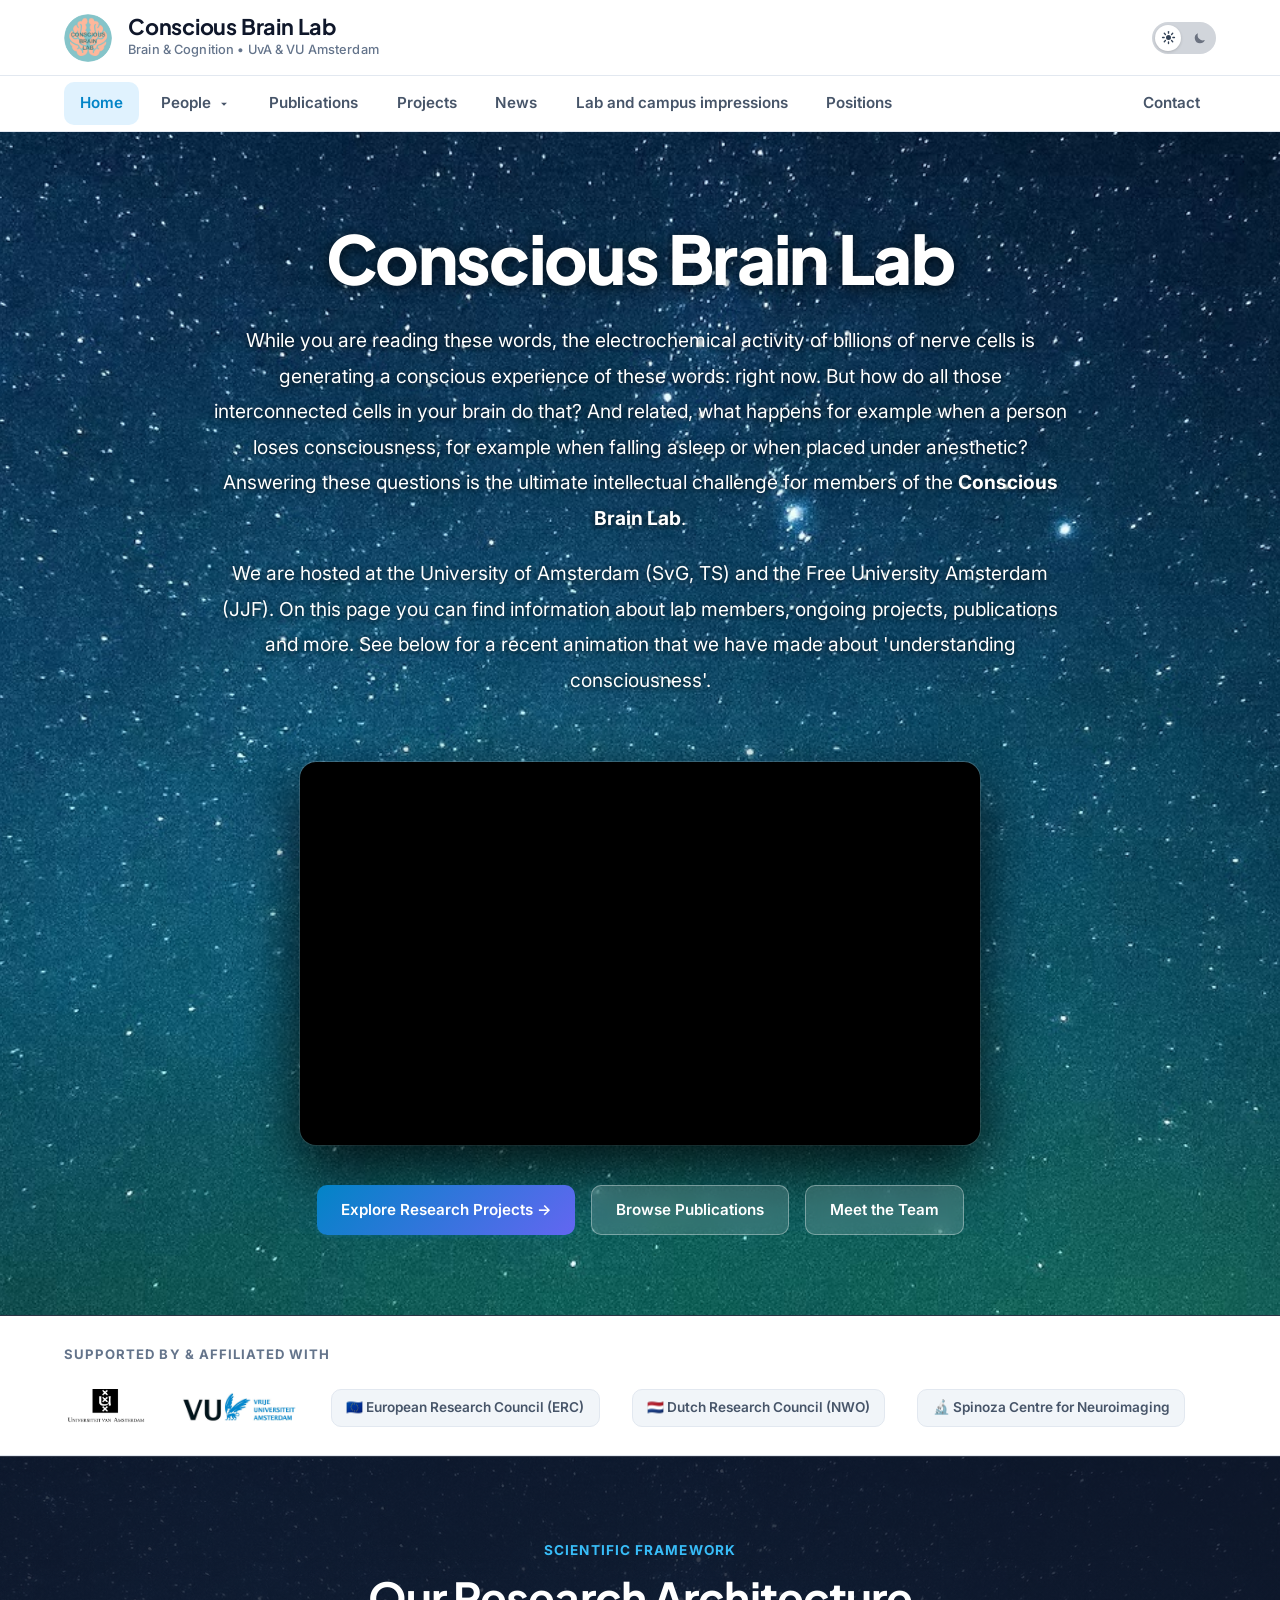
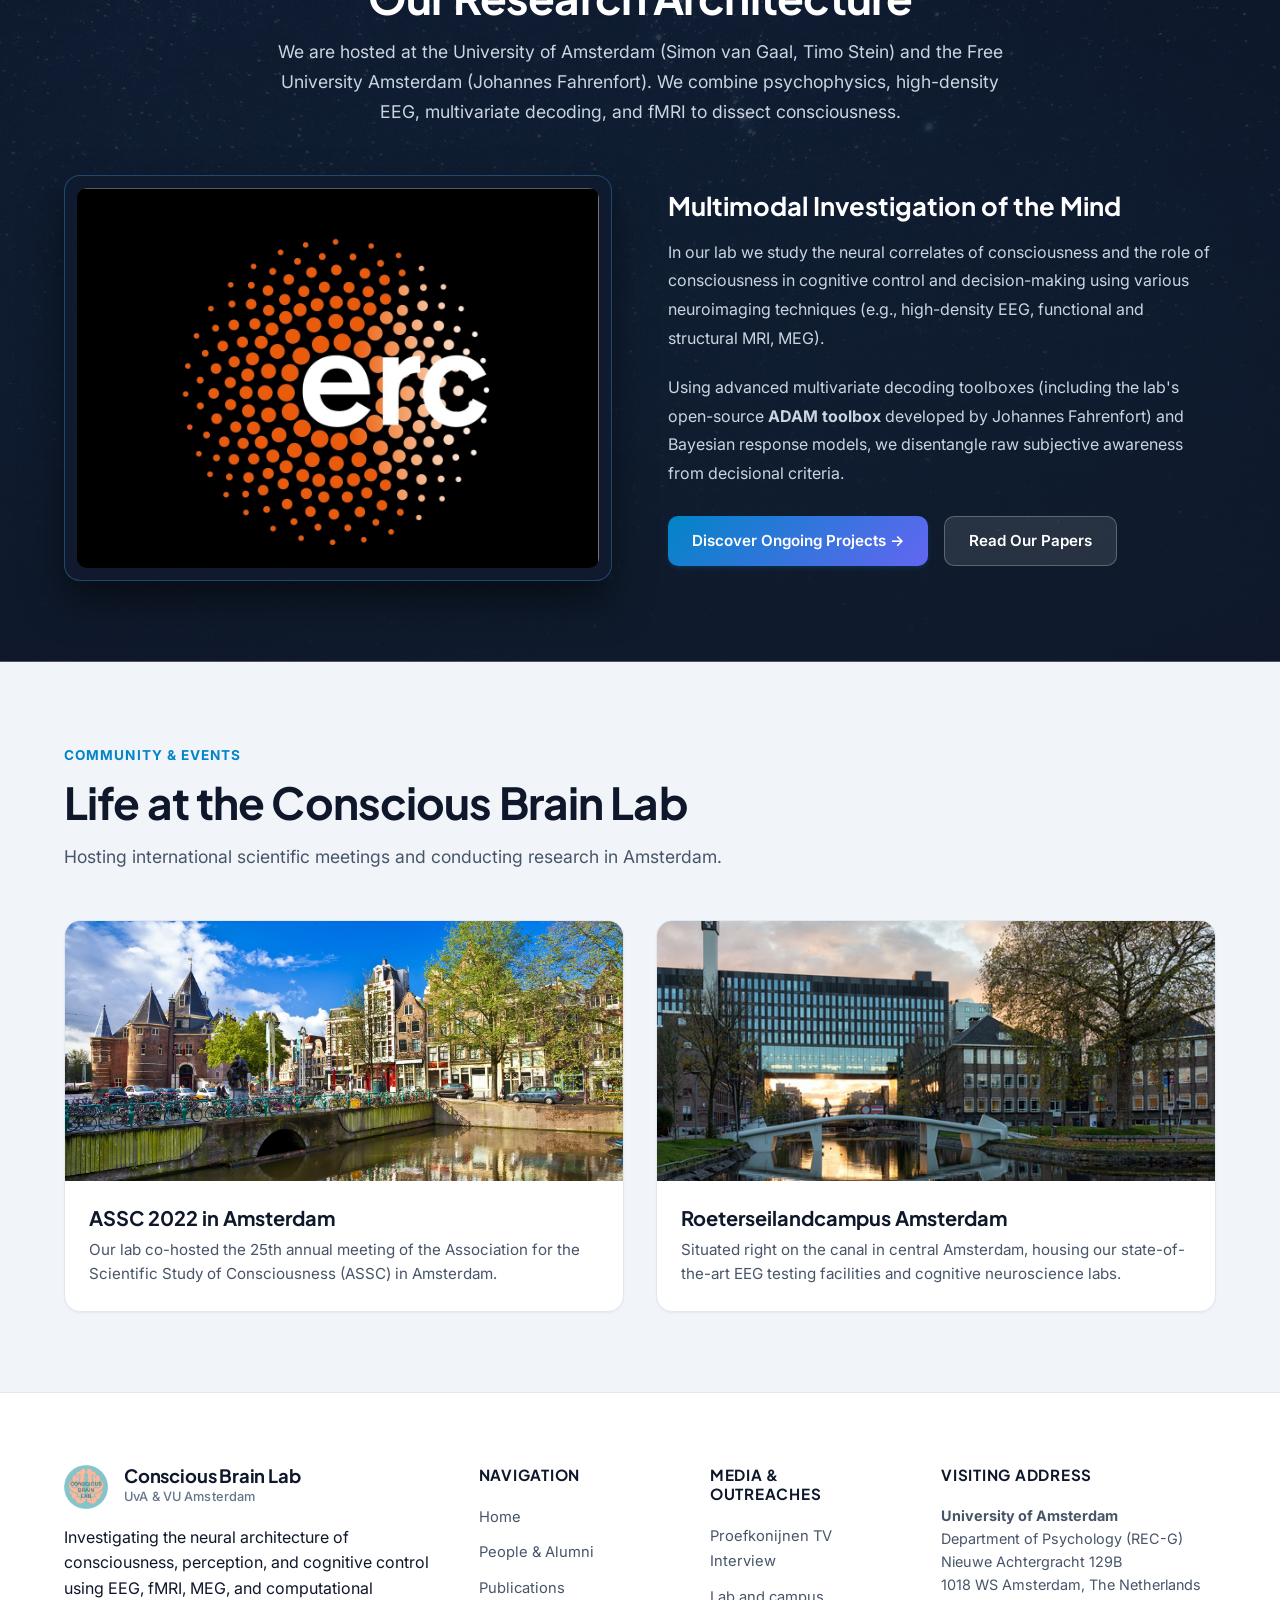
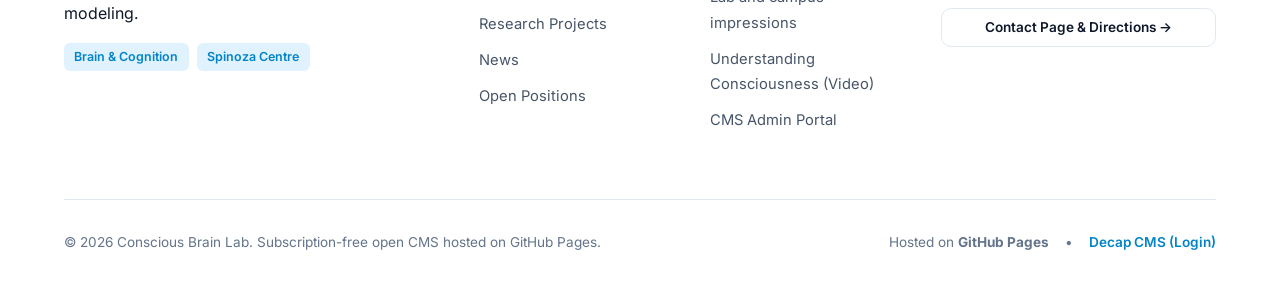
<file: index.html>
<!DOCTYPE html>
<html lang="en">
<head>
  <meta charset="UTF-8">
  <meta name="viewport" content="width=device-width, initial-scale=1.0">
  <title>Conscious Brain Lab | University of Amsterdam</title>
  <meta name="description" content="Conscious Brain Lab investigates the neural correlates of consciousness, cognitive control, perception, and subjective experience using EEG, fMRI, MEG, and computational modeling.">
  <link rel="icon" type="image/jpeg" href="./assets/images/CBL_logo.png">
  <!-- Google Fonts -->
  <link rel="preconnect" href="https://fonts.googleapis.com">
  <link rel="preconnect" href="https://fonts.gstatic.com" crossorigin>
  <link href="https://fonts.googleapis.com/css2?family=Inter:wght@400;500;600;700;800&family=Plus+Jakarta+Sans:wght@700;800&display=swap" rel="stylesheet">
  <!-- Stylesheets -->
  <link rel="stylesheet" href="./assets/css/style.css?v=20261113_theme_toggle">
  <link rel="stylesheet" href="./assets/css/publications.css?v=20260905_mobile">
  <!-- Preload Hero Background Image for Instant LCP -->
  <link rel="preload" as="image" href="./assets/images/starry_bg.jpg?v=4" fetchpriority="high">
  <style>
    .hero-section {
      background-color: #071124 !important;
      background-image: url('./assets/images/starry_bg.jpg?v=4') !important;
      background-position: center center !important;
      background-size: cover !important;
      background-repeat: no-repeat !important;
    }
  </style>
</head>
<body>
  <!-- Global Header with Top Brand Bar and Main Navigation -->
  <header class="site-header">
    <!-- Top Branding Row: Logo & Lab Title all the way at the top with ample breathing room -->
    <div class="header-top-bar">
      <div class="container top-bar-inner">
        <a href="./" class="brand-logo-link">
          <img src="./assets/images/CBL_logo.png" alt="Conscious Brain Lab Logo" class="brand-logo-img" />
          <div class="brand-text-block">
            <span class="brand-title">Conscious Brain Lab</span>
            <span class="brand-sub">Brain &amp; Cognition • UvA &amp; VU Amsterdam</span>
          </div>
        </a>

        <div class="top-bar-actions">
          <button class="theme-toggle-btn" id="theme-toggle" role="switch" aria-checked="false" aria-label="Toggle Dark/Light Mode" title="Toggle Dark/Light Theme">
            <span class="theme-toggle-thumb" aria-hidden="true"></span>
            <span class="theme-toggle-slot theme-toggle-slot--sun" aria-hidden="true">
              <svg viewBox="0 0 24 24" width="15" height="15"><circle cx="12" cy="12" r="4" fill="currentColor"/><g stroke="currentColor" stroke-width="2.2" stroke-linecap="round"><line x1="12" y1="2.5" x2="12" y2="5"/><line x1="12" y1="19" x2="12" y2="21.5"/><line x1="2.5" y1="12" x2="5" y2="12"/><line x1="19" y1="12" x2="21.5" y2="12"/><line x1="5.28" y1="5.28" x2="7.05" y2="7.05"/><line x1="16.95" y1="16.95" x2="18.72" y2="18.72"/><line x1="18.72" y1="5.28" x2="16.95" y2="7.05"/><line x1="7.05" y1="16.95" x2="5.28" y2="18.72"/></g></svg>
            </span>
            <span class="theme-toggle-slot theme-toggle-slot--moon" aria-hidden="true">
              <svg viewBox="0 0 24 24" width="14" height="14"><path fill="currentColor" d="M20.354 15.354A9 9 0 018.646 3.646 9.003 9.003 0 0012 21a9.003 9.003 0 008.354-5.646z"/></svg>
            </span>
          </button>
          <button class="mobile-toggle-btn" id="mobile-toggle" aria-label="Open Mobile Menu">&#9776;</button>
        </div>
      </div>
    </div>

    <!-- Navigation Row: Faithfully replicating original menu structure -->
    <div class="header-nav-bar">
      <div class="container">
        <nav class="main-nav">
          <ul class="nav-menu" id="nav-menu">
            <li class="nav-item">
              <a href="./" class="nav-link active">Home</a>
            </li>
            <li class="nav-item">
              <a href="./members/" class="nav-link ">
                People
                <svg viewBox="0 0 24 24" width="14" height="14" fill="currentColor"><path d="M7 10l5 5 5-5z"/></svg>
              </a>
              <ul class="dropdown-menu">
                <li><a href="./members/#pi" class="dropdown-item">Principal Investigators</a></li>
                <li><a href="./members/#current" class="dropdown-item">Current Lab Members</a></li>
                <li><a href="./members/#alumni" class="dropdown-item">Lab Alumni</a></li>
              </ul>
            </li>
            <li class="nav-item">
              <a href="./publications/" class="nav-link ">Publications</a>
            </li>
            <li class="nav-item">
              <a href="./projects/" class="nav-link ">Projects</a>
            </li>
            <li class="nav-item">
              <a href="./news/" class="nav-link ">News</a>
            </li>
            <li class="nav-item">
              <a href="./lab-and-campus-impressions/" class="nav-link ">Lab and campus impressions</a>
            </li>
            <li class="nav-item">
              <a href="./vacatures/" class="nav-link ">Positions</a>
            </li>
            <li class="nav-item nav-item-right">
              <a href="./contact/" class="nav-link ">Contact</a>
            </li>
          </ul>
        </nav>
      </div>
    </div>
  </header>

  <main>
    <!-- Hero Section with Authentic Starry Cosmic Background -->
    <section class="hero-section">
      <div class="container">
        <div class="hero-content-wrap">
          <h1 class="hero-title">Conscious Brain Lab</h1>
          <p class="hero-description" style="max-width: 860px;">
            While you are reading these words, the electrochemical activity of billions of nerve cells is generating a conscious experience of these words: right now. But how do all those interconnected cells in your brain do that? And related, what happens for example when a person loses consciousness, for example when falling asleep or when placed under anesthetic? Answering these questions is the ultimate intellectual challenge for members of the <strong>Conscious Brain Lab</strong>.
          </p>
          <p class="hero-description" style="max-width: 860px; margin-bottom: 2rem;">
            We are hosted at the University of Amsterdam (SvG, TS) and the Free University Amsterdam (JJF). On this page you can find information about lab members, ongoing projects, publications and more. See below for a recent animation that we have made about 'understanding consciousness'.
          </p>
          
          <!-- YouTube Video Embed Directly in the Starry Background -->
          <div class="hero-video-container">
            <div class="hero-video-wrap">
              <iframe 
                src="https://www.youtube.com/embed/rqIEIMXOwHk" 
                title="Understanding Consciousness | University of Amsterdam | Brain &amp; Cognition" 
                frameborder="0" 
                allow="accelerometer; autoplay; clipboard-write; encrypted-media; gyroscope; picture-in-picture; web-share" 
                allowfullscreen>
              </iframe>
            </div>
          </div>

          <div class="hero-cta-group">
            <a href="./projects/" class="btn btn-primary">Explore Research Projects &rarr;</a>
            <a href="./publications/" class="btn btn-secondary">Browse Publications</a>
            <a href="./members/" class="btn btn-secondary">Meet the Team</a>
          </div>
        </div>
      </div>
    </section>

    <!-- Institutional Partners Bar with Real VU & UvA Logos -->
    <section class="funder-bar">
      <div class="container funder-bar-inner">
        <span class="funder-label">Supported By &amp; Affiliated With</span>
        <div class="funder-logos" style="display: flex; align-items: center; gap: 2rem; flex-wrap: wrap;">
          <img src="/assets/images/uva_logo.png" alt="Universiteit van Amsterdam (UvA)" style="height: 38px; object-fit: contain;" loading="lazy" decoding="async" />
          <img src="/assets/images/vu_logo.jpg" alt="Vrije Universiteit Amsterdam (VU)" style="height: 34px; object-fit: contain; border-radius: 4px;" loading="lazy" decoding="async" />
          <span class="funder-badge">🇪🇺 European Research Council (ERC)</span>
          <span class="funder-badge">🇳🇱 Dutch Research Council (NWO)</span>
          <span class="funder-badge">🔬 Spinoza Centre for Neuroimaging</span>
        </div>
      </div>
    </section>

    <!-- Scientific Framework Infographic Section -->
    <section class="starry-infographic-section">
      <div class="container">
        <div class="section-header" style="text-align: center; max-width: 800px; margin: 0 auto 3rem;">
          <span class="section-subtitle" style="color: #38bdf8;">Scientific Framework</span>
          <h2 class="section-title" style="color: #ffffff;">Our Research Architecture</h2>
          <p class="section-intro" style="color: #cbd5e1; margin: 0 auto;">
            We are hosted at the University of Amsterdam (Simon van Gaal, Timo Stein) and the Free University Amsterdam (Johannes Fahrenfort). We combine psychophysics, high-density EEG, multivariate decoding, and fMRI to dissect consciousness.
          </p>
        </div>

        <div class="grid-2" style="align-items: center; gap: 3.5rem;">
          <div class="card" style="padding: 0.75rem; overflow: hidden; border-radius: var(--radius-lg); background: rgba(17, 26, 46, 0.85); border-color: rgba(56, 189, 248, 0.3); box-shadow: 0 20px 40px rgba(0,0,0,0.5);">
            <img src="/assets/images/infographic_erc.jpg" alt="Conscious Brain Lab Research Infographic" style="width: 100%; border-radius: var(--radius-md);" loading="lazy" decoding="async" />
          </div>

          <div>
            <h3 style="font-size: 1.6rem; margin-bottom: 1rem; color: #ffffff;">Multimodal Investigation of the Mind</h3>
            <p style="line-height: 1.8; color: #cbd5e1; margin-bottom: 1.25rem;">
              In our lab we study the neural correlates of consciousness and the role of consciousness in cognitive control and decision-making using various neuroimaging techniques (e.g., high-density EEG, functional and structural MRI, MEG).
            </p>
            <p style="line-height: 1.8; color: #cbd5e1; margin-bottom: 1.75rem;">
              Using advanced multivariate decoding toolboxes (including the lab's open-source <strong>ADAM toolbox</strong> developed by Johannes Fahrenfort) and Bayesian response models, we disentangle raw subjective awareness from decisional criteria.
            </p>
            <div style="display: flex; gap: 1rem; flex-wrap: wrap;">
              <a href="./projects/" class="btn btn-primary">Discover Ongoing Projects &rarr;</a>
              <a href="./publications/" class="btn btn-secondary" style="background: rgba(255,255,255,0.1); color: #fff; border-color: rgba(255,255,255,0.25);">Read Our Papers</a>
            </div>
          </div>
        </div>
      </div>
    </section>


    <!-- Campus & Conference Gallery -->
    <section class="section-padding" style="background: var(--bg-tertiary);">
      <div class="container">
        <div class="section-header">
          <span class="section-subtitle">Community &amp; Events</span>
          <h2 class="section-title">Life at the Conscious Brain Lab</h2>
          <p class="section-intro">Hosting international scientific meetings and conducting research in Amsterdam.</p>
        </div>

        <div class="grid-2">
          <div class="card" style="padding: 0; overflow: hidden;">
            <img src="/assets/images/assc_2022.jpg" alt="ASSC 2022 Amsterdam" style="width: 100%; height: 260px; object-fit: cover;" />
            <div style="padding: 1.5rem;">
              <h3 style="font-size: 1.25rem; margin-bottom: 0.5rem;">ASSC 2022 in Amsterdam</h3>
              <p style="color: var(--text-secondary); font-size: 0.95rem;">Our lab co-hosted the 25th annual meeting of the Association for the Scientific Study of Consciousness (ASSC) in Amsterdam.</p>
            </div>
          </div>

          <div class="card" style="padding: 0; overflow: hidden;">
            <img src="/assets/images/campus_rec.jpg" alt="Roeterseilandcampus UvA" style="width: 100%; height: 260px; object-fit: cover;" />
            <div style="padding: 1.5rem;">
              <h3 style="font-size: 1.25rem; margin-bottom: 0.5rem;">Roeterseilandcampus Amsterdam</h3>
              <p style="color: var(--text-secondary); font-size: 0.95rem;">Situated right on the canal in central Amsterdam, housing our state-of-the-art EEG testing facilities and cognitive neuroscience labs.</p>
            </div>
          </div>
        </div>
      </div>
    </section>
  </main>

  <!-- Global Footer -->
  <footer class="site-footer">
    <div class="container">
      <div class="footer-grid">
        <div class="footer-brand">
          <div class="brand-logo-link">
            <img src="./assets/images/CBL_logo.png" alt="Conscious Brain Lab" style="width: 44px; height: 44px; border-radius: 8px; object-fit: cover;" />
            <div class="brand-text-block">
              <span class="brand-title" style="font-size: 1.15rem;">Conscious Brain Lab</span>
              <span class="brand-sub">UvA &amp; VU Amsterdam</span>
            </div>
          </div>
          <p style="margin-top: 1rem;">Investigating the neural architecture of consciousness, perception, and cognitive control using EEG, fMRI, MEG, and computational modeling.</p>
          <div style="margin-top: 1rem; display: flex; gap: 0.5rem; flex-wrap: wrap;">
            <span class="tag tag-accent">Brain &amp; Cognition</span>
            <span class="tag tag-accent">Spinoza Centre</span>
          </div>
        </div>

        <div>
          <h4 class="footer-heading">Navigation</h4>
          <ul class="footer-links">
            <li><a href="./">Home</a></li>
            <li><a href="./members/">People &amp; Alumni</a></li>
            <li><a href="./publications/">Publications</a></li>
            <li><a href="./projects/">Research Projects</a></li>
            <li><a href="./news/">News</a></li>
            <li><a href="./vacatures/">Open Positions</a></li>
          </ul>
        </div>

        <div>
          <h4 class="footer-heading">Media &amp; Outreaches</h4>
          <ul class="footer-links">
            <li><a href="./proefkonijnen/">Proefkonijnen TV Interview</a></li>
            <li><a href="./lab-and-campus-impressions/">Lab and campus impressions</a></li>
            <li><a href="https://www.youtube.com/watch?v=rqIEIMXOwHk" target="_blank" rel="noopener">Understanding Consciousness (Video)</a></li>
            <li><a href="./admin/">CMS Admin Portal</a></li>
          </ul>
        </div>

        <div>
          <h4 class="footer-heading">Visiting Address</h4>
          <p style="font-size: 0.9rem; color: var(--text-secondary); margin-bottom: 0.75rem;">
            <strong>University of Amsterdam</strong><br>
            Department of Psychology (REC-G)<br>
            Nieuwe Achtergracht 129B<br>
            1018 WS Amsterdam, The Netherlands
          </p>
          <a href="./contact/" class="btn btn-secondary" style="width: 100%; font-size: 0.85rem; padding: 0.5rem 1rem;">
            Contact Page &amp; Directions &rarr;
          </a>
        </div>
      </div>

      <div class="footer-bottom">
        <div>
          &copy; 2026 Conscious Brain Lab. Subscription-free open CMS hosted on GitHub Pages.
        </div>
        <div style="display: flex; gap: 1rem; align-items: center;">
          <span>Hosted on <strong>GitHub Pages</strong></span>
          <span>•</span>
          <a href="./admin/" style="color: var(--accent-primary); font-weight: 600;" title="Login to Decap CMS to manage website content">Decap CMS (Login)</a>
        </div>
      </div>
    </div>
  </footer>

  <!-- Scripts -->
  <script src="./assets/js/main.js?v=20261113_theme_toggle"></script>
</body>
</html>
</file>
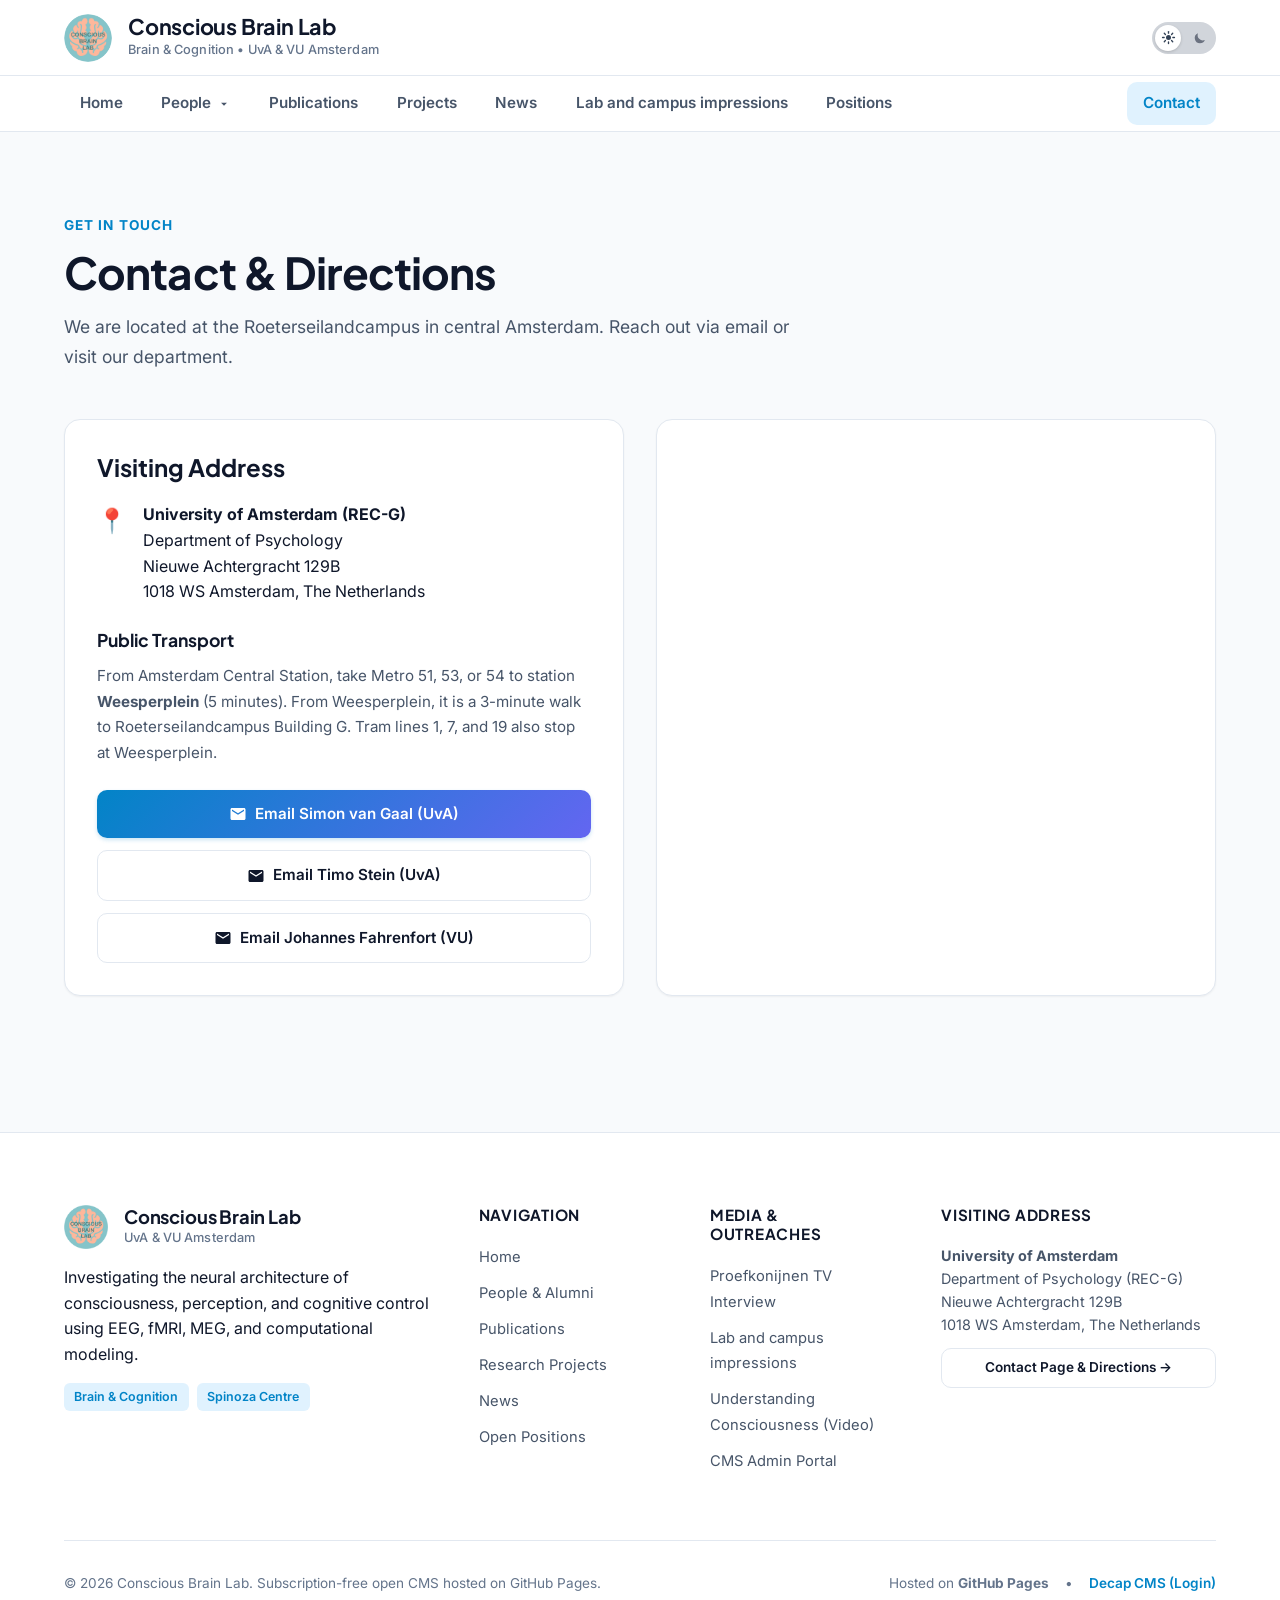
<file: contact/index.html>
<!DOCTYPE html>
<html lang="en">
<head>
  <meta charset="UTF-8">
  <meta name="viewport" content="width=device-width, initial-scale=1.0">
  <title>Conscious Brain Lab | University of Amsterdam</title>
  <meta name="description" content="Conscious Brain Lab investigates the neural correlates of consciousness, cognitive control, perception, and subjective experience using EEG, fMRI, MEG, and computational modeling.">
  <link rel="icon" type="image/jpeg" href="../assets/images/CBL_logo.png">
  <!-- Google Fonts -->
  <link rel="preconnect" href="https://fonts.googleapis.com">
  <link rel="preconnect" href="https://fonts.gstatic.com" crossorigin>
  <link href="https://fonts.googleapis.com/css2?family=Inter:wght@400;500;600;700;800&family=Plus+Jakarta+Sans:wght@700;800&display=swap" rel="stylesheet">
  <!-- Stylesheets -->
  <link rel="stylesheet" href="../assets/css/style.css?v=20261113_theme_toggle">
  <link rel="stylesheet" href="../assets/css/publications.css?v=20260905_mobile">
</head>
<body>
  <!-- Global Header with Top Brand Bar and Main Navigation -->
  <header class="site-header">
    <!-- Top Branding Row: Logo & Lab Title all the way at the top with ample breathing room -->
    <div class="header-top-bar">
      <div class="container top-bar-inner">
        <a href="../" class="brand-logo-link">
          <img src="../assets/images/CBL_logo.png" alt="Conscious Brain Lab Logo" class="brand-logo-img" />
          <div class="brand-text-block">
            <span class="brand-title">Conscious Brain Lab</span>
            <span class="brand-sub">Brain &amp; Cognition • UvA &amp; VU Amsterdam</span>
          </div>
        </a>

        <div class="top-bar-actions">
          <button class="theme-toggle-btn" id="theme-toggle" role="switch" aria-checked="false" aria-label="Toggle Dark/Light Mode" title="Toggle Dark/Light Theme">
            <span class="theme-toggle-thumb" aria-hidden="true"></span>
            <span class="theme-toggle-slot theme-toggle-slot--sun" aria-hidden="true">
              <svg viewBox="0 0 24 24" width="15" height="15"><circle cx="12" cy="12" r="4" fill="currentColor"/><g stroke="currentColor" stroke-width="2.2" stroke-linecap="round"><line x1="12" y1="2.5" x2="12" y2="5"/><line x1="12" y1="19" x2="12" y2="21.5"/><line x1="2.5" y1="12" x2="5" y2="12"/><line x1="19" y1="12" x2="21.5" y2="12"/><line x1="5.28" y1="5.28" x2="7.05" y2="7.05"/><line x1="16.95" y1="16.95" x2="18.72" y2="18.72"/><line x1="18.72" y1="5.28" x2="16.95" y2="7.05"/><line x1="7.05" y1="16.95" x2="5.28" y2="18.72"/></g></svg>
            </span>
            <span class="theme-toggle-slot theme-toggle-slot--moon" aria-hidden="true">
              <svg viewBox="0 0 24 24" width="14" height="14"><path fill="currentColor" d="M20.354 15.354A9 9 0 018.646 3.646 9.003 9.003 0 0012 21a9.003 9.003 0 008.354-5.646z"/></svg>
            </span>
          </button>
          <button class="mobile-toggle-btn" id="mobile-toggle" aria-label="Open Mobile Menu">&#9776;</button>
        </div>
      </div>
    </div>

    <!-- Navigation Row: Faithfully replicating original menu structure -->
    <div class="header-nav-bar">
      <div class="container">
        <nav class="main-nav">
          <ul class="nav-menu" id="nav-menu">
            <li class="nav-item">
              <a href="../" class="nav-link ">Home</a>
            </li>
            <li class="nav-item">
              <a href="../members/" class="nav-link ">
                People
                <svg viewBox="0 0 24 24" width="14" height="14" fill="currentColor"><path d="M7 10l5 5 5-5z"/></svg>
              </a>
              <ul class="dropdown-menu">
                <li><a href="../members/#pi" class="dropdown-item">Principal Investigators</a></li>
                <li><a href="../members/#current" class="dropdown-item">Current Lab Members</a></li>
                <li><a href="../members/#alumni" class="dropdown-item">Lab Alumni</a></li>
              </ul>
            </li>
            <li class="nav-item">
              <a href="../publications/" class="nav-link ">Publications</a>
            </li>
            <li class="nav-item">
              <a href="../projects/" class="nav-link ">Projects</a>
            </li>
            <li class="nav-item">
              <a href="../news/" class="nav-link ">News</a>
            </li>
            <li class="nav-item">
              <a href="../lab-and-campus-impressions/" class="nav-link ">Lab and campus impressions</a>
            </li>
            <li class="nav-item">
              <a href="../vacatures/" class="nav-link ">Positions</a>
            </li>
            <li class="nav-item nav-item-right">
              <a href="../contact/" class="nav-link active">Contact</a>
            </li>
          </ul>
        </nav>
      </div>
    </div>
  </header>

  <main class="section-padding">
    <div class="container">
      <div class="section-header">
        <span class="section-subtitle">Get in Touch</span>
        <h1 class="section-title">Contact &amp; Directions</h1>
        <p class="section-intro">We are located at the Roeterseilandcampus in central Amsterdam. Reach out via email or visit our department.</p>
      </div>

      <div class="grid-2" style="margin-bottom: 3.5rem;">
        <!-- Location details -->
        <div class="card">
          <h2 class="card-title" style="margin-bottom: 1.25rem;">Visiting Address</h2>
          <div style="display: flex; gap: 1rem; margin-bottom: 1.5rem;">
            <div style="font-size: 1.5rem;">📍</div>
            <div>
              <strong>University of Amsterdam (REC-G)</strong><br>
              Department of Psychology<br>
              Nieuwe Achtergracht 129B<br>
              1018 WS Amsterdam, The Netherlands
            </div>
          </div>

          <h3 style="font-size: 1.1rem; margin-bottom: 0.75rem;">Public Transport</h3>
          <p style="color: var(--text-secondary); line-height: 1.7; font-size: 0.95rem; margin-bottom: 1.5rem;">
            From Amsterdam Central Station, take Metro 51, 53, or 54 to station <strong>Weesperplein</strong> (5 minutes). From Weesperplein, it is a 3-minute walk to Roeterseilandcampus Building G. Tram lines 1, 7, and 19 also stop at Weesperplein.
          </p>

          <div style="display: flex; flex-direction: column; gap: 0.75rem;">
            <a href="mailto:s.vangaal@uva.nl" class="btn btn-primary">
              <svg viewBox="0 0 24 24" width="18" height="18" fill="currentColor"><path d="M20 4H4c-1.1 0-1.99.9-1.99 2L2 18c0 1.1.9 2 2 2h16c1.1 0 2-.9 2-2V6c0-1.1-.9-2-2-2zm0 4l-8 5-8-5V6l8 5 8-5v2z"/></svg>
              Email Simon van Gaal (UvA)
            </a>
            <a href="mailto:t.stein@uva.nl" class="btn btn-secondary">
              <svg viewBox="0 0 24 24" width="18" height="18" fill="currentColor"><path d="M20 4H4c-1.1 0-1.99.9-1.99 2L2 18c0 1.1.9 2 2 2h16c1.1 0 2-.9 2-2V6c0-1.1-.9-2-2-2zm0 4l-8 5-8-5V6l8 5 8-5v2z"/></svg>
              Email Timo Stein (UvA)
            </a>
            <a href="mailto:j.j.fahrenfort@vu.nl" class="btn btn-secondary">
              <svg viewBox="0 0 24 24" width="18" height="18" fill="currentColor"><path d="M20 4H4c-1.1 0-1.99.9-1.99 2L2 18c0 1.1.9 2 2 2h16c1.1 0 2-.9 2-2V6c0-1.1-.9-2-2-2zm0 4l-8 5-8-5V6l8 5 8-5v2z"/></svg>
              Email Johannes Fahrenfort (VU)
            </a>
          </div>
        </div>

        <!-- Google Maps Embed -->
        <div class="card" style="padding: 0.5rem; overflow: hidden; height: 100%; min-height: 420px;">
          <iframe 
            src="https://www.google.com/maps/embed?pb=!1m18!1m12!1m3!1d2436.56847250567!2d4.908589776891398!3d52.3601138480749!2m3!1f0!2f0!3f0!3m2!1i1024!2i768!4f13.1!3m3!1m2!1s0x47c60997103328e3%3A0xea8f7c9e05739ffc!2sNieuwe%20Achtergracht%20129B%2C%201018%20WS%20Amsterdam!5e0!3m2!1sen!2snl!4v1700000000000!5m2!1sen!2snl" 
            width="100%" 
            height="100%" 
            style="border: 0; border-radius: var(--radius-md); min-height: 400px;" 
            allowfullscreen="" 
            loading="lazy" 
            referrerpolicy="no-referrer-when-downgrade">
          </iframe>
        </div>
      </div>
    </div>
  </main>

  <!-- Global Footer -->
  <footer class="site-footer">
    <div class="container">
      <div class="footer-grid">
        <div class="footer-brand">
          <div class="brand-logo-link">
            <img src="../assets/images/CBL_logo.png" alt="Conscious Brain Lab" style="width: 44px; height: 44px; border-radius: 8px; object-fit: cover;" />
            <div class="brand-text-block">
              <span class="brand-title" style="font-size: 1.15rem;">Conscious Brain Lab</span>
              <span class="brand-sub">UvA &amp; VU Amsterdam</span>
            </div>
          </div>
          <p style="margin-top: 1rem;">Investigating the neural architecture of consciousness, perception, and cognitive control using EEG, fMRI, MEG, and computational modeling.</p>
          <div style="margin-top: 1rem; display: flex; gap: 0.5rem; flex-wrap: wrap;">
            <span class="tag tag-accent">Brain &amp; Cognition</span>
            <span class="tag tag-accent">Spinoza Centre</span>
          </div>
        </div>

        <div>
          <h4 class="footer-heading">Navigation</h4>
          <ul class="footer-links">
            <li><a href="../">Home</a></li>
            <li><a href="../members/">People &amp; Alumni</a></li>
            <li><a href="../publications/">Publications</a></li>
            <li><a href="../projects/">Research Projects</a></li>
            <li><a href="../news/">News</a></li>
            <li><a href="../vacatures/">Open Positions</a></li>
          </ul>
        </div>

        <div>
          <h4 class="footer-heading">Media &amp; Outreaches</h4>
          <ul class="footer-links">
            <li><a href="../proefkonijnen/">Proefkonijnen TV Interview</a></li>
            <li><a href="../lab-and-campus-impressions/">Lab and campus impressions</a></li>
            <li><a href="https://www.youtube.com/watch?v=rqIEIMXOwHk" target="_blank" rel="noopener">Understanding Consciousness (Video)</a></li>
            <li><a href="../admin/">CMS Admin Portal</a></li>
          </ul>
        </div>

        <div>
          <h4 class="footer-heading">Visiting Address</h4>
          <p style="font-size: 0.9rem; color: var(--text-secondary); margin-bottom: 0.75rem;">
            <strong>University of Amsterdam</strong><br>
            Department of Psychology (REC-G)<br>
            Nieuwe Achtergracht 129B<br>
            1018 WS Amsterdam, The Netherlands
          </p>
          <a href="../contact/" class="btn btn-secondary" style="width: 100%; font-size: 0.85rem; padding: 0.5rem 1rem;">
            Contact Page &amp; Directions &rarr;
          </a>
        </div>
      </div>

      <div class="footer-bottom">
        <div>
          &copy; 2026 Conscious Brain Lab. Subscription-free open CMS hosted on GitHub Pages.
        </div>
        <div style="display: flex; gap: 1rem; align-items: center;">
          <span>Hosted on <strong>GitHub Pages</strong></span>
          <span>•</span>
          <a href="../admin/" style="color: var(--accent-primary); font-weight: 600;" title="Login to Decap CMS to manage website content">Decap CMS (Login)</a>
        </div>
      </div>
    </div>
  </footer>

  <!-- Scripts -->
  <script src="../assets/js/main.js?v=20261113_theme_toggle"></script>
</body>
</html>
</file>
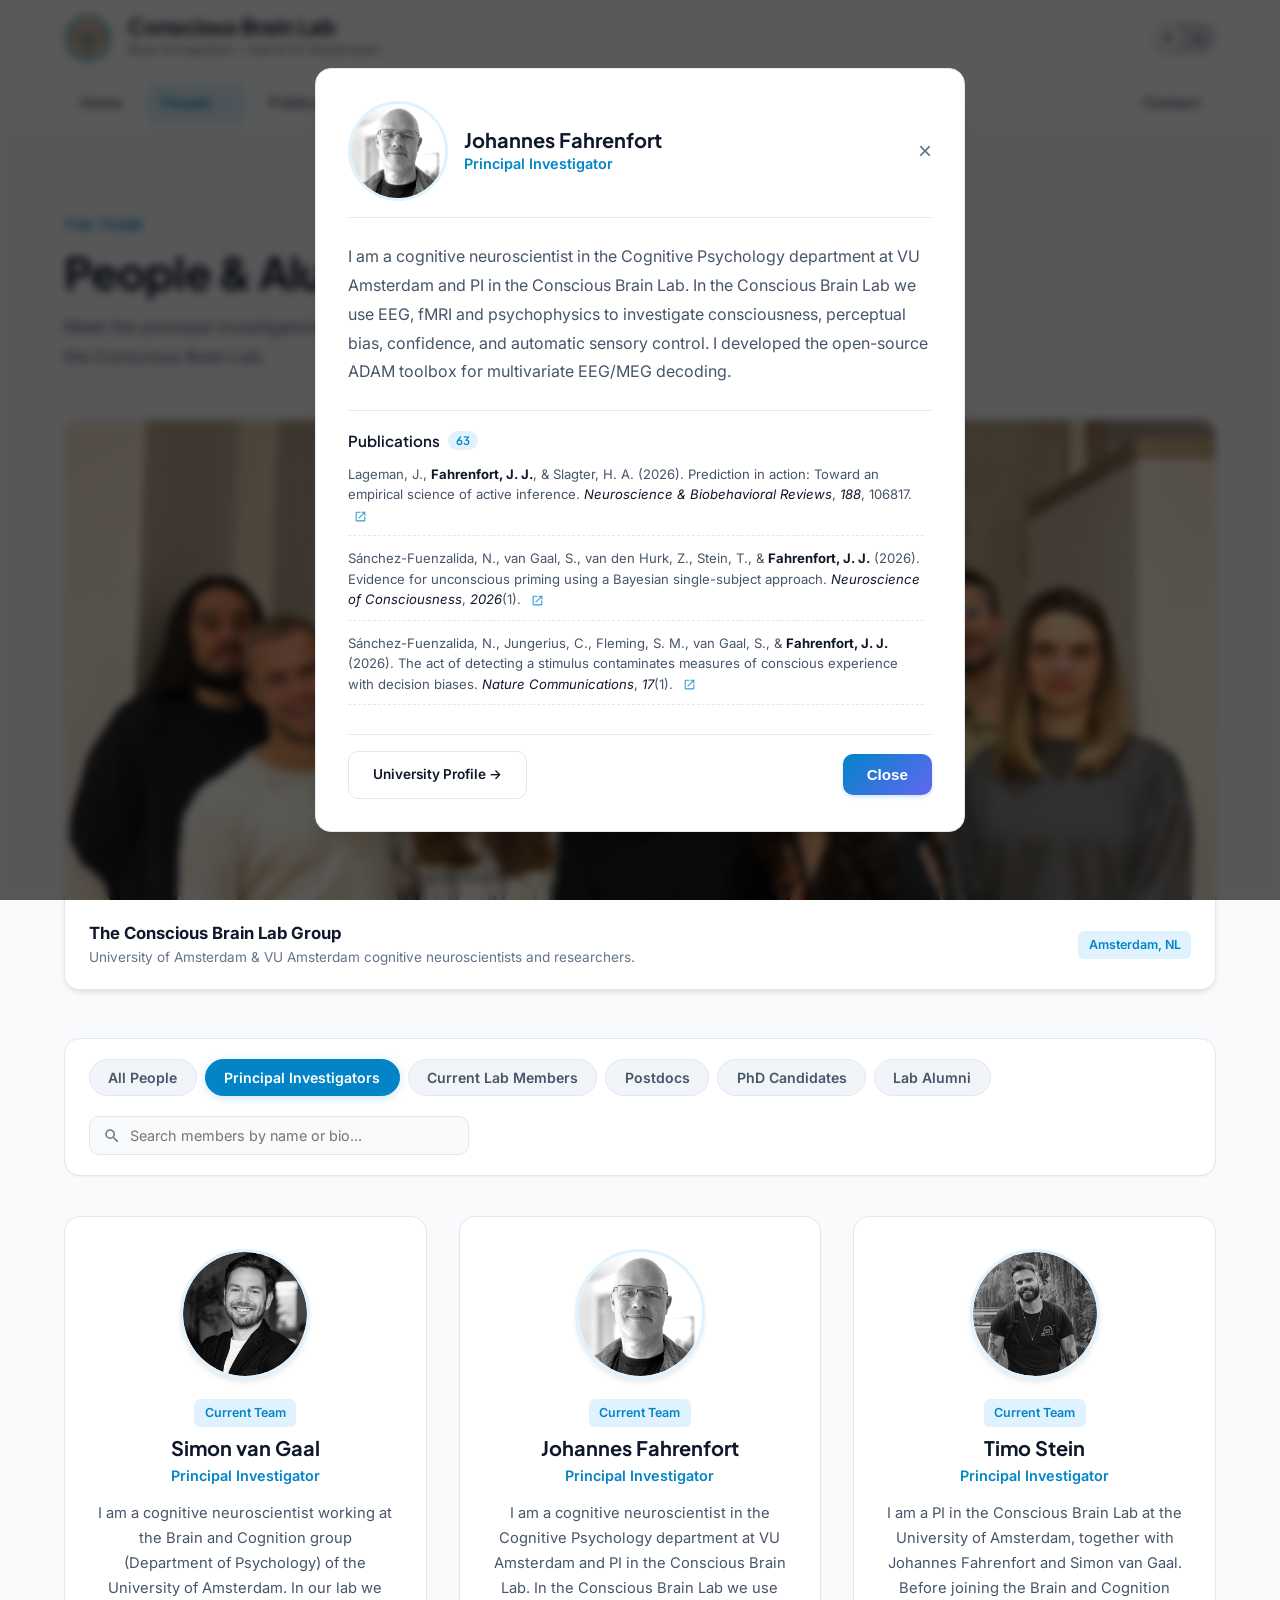
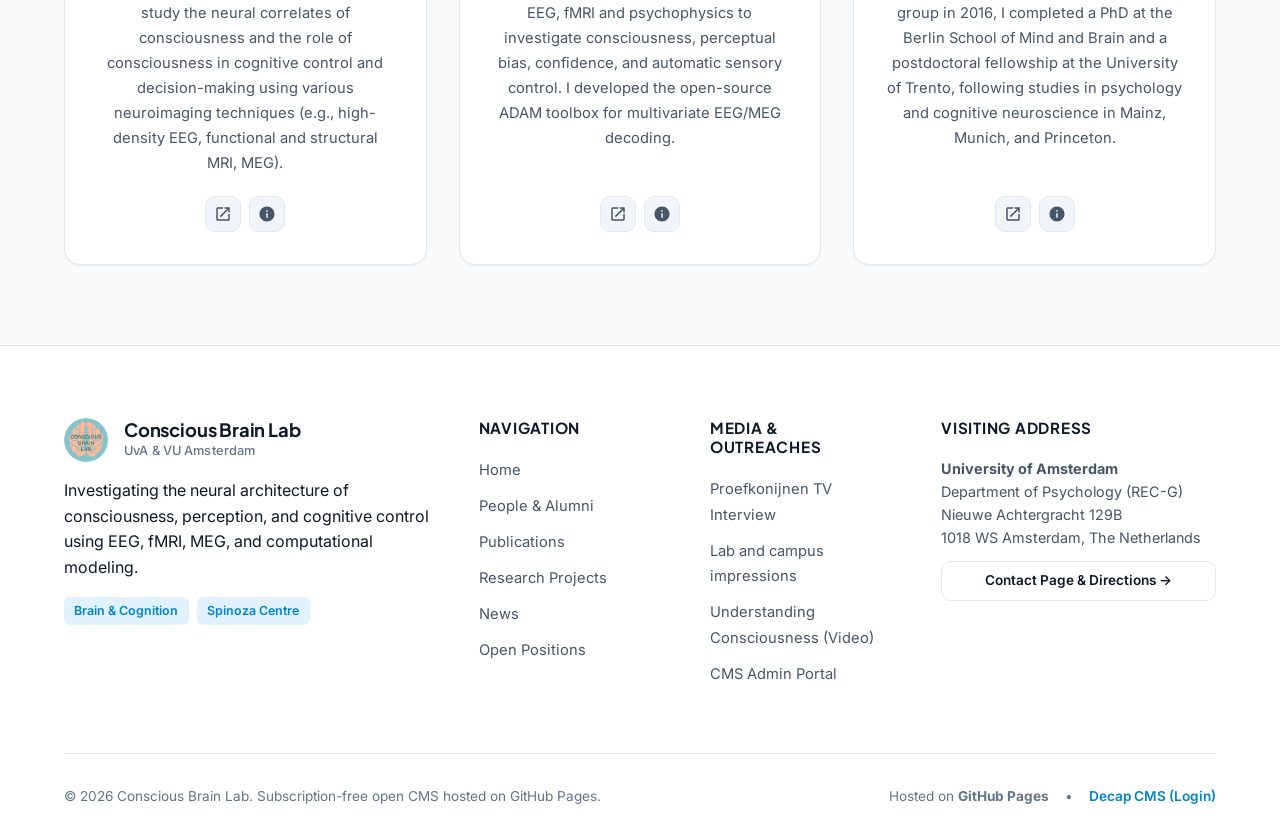
<file: johannes-fahrenfort/index.html>
<!DOCTYPE html>
<html lang="en">
<head>
  <meta charset="UTF-8">
  <meta http-equiv="refresh" content="0; url=/members/#johannes-fahrenfort">
  <link rel="canonical" href="https://consciousbrainlab.com/members/#johannes-fahrenfort">
  <title>Johannes Fahrenfort | Conscious Brain Lab</title>
  <script>
    window.location.replace('/members/#' + 'johannes-fahrenfort');
  </script>
</head>
<body>
  <p>Redirecting to <a href="/members/#johannes-fahrenfort">Johannes Fahrenfort</a>...</p>
</body>
</html>
</file>
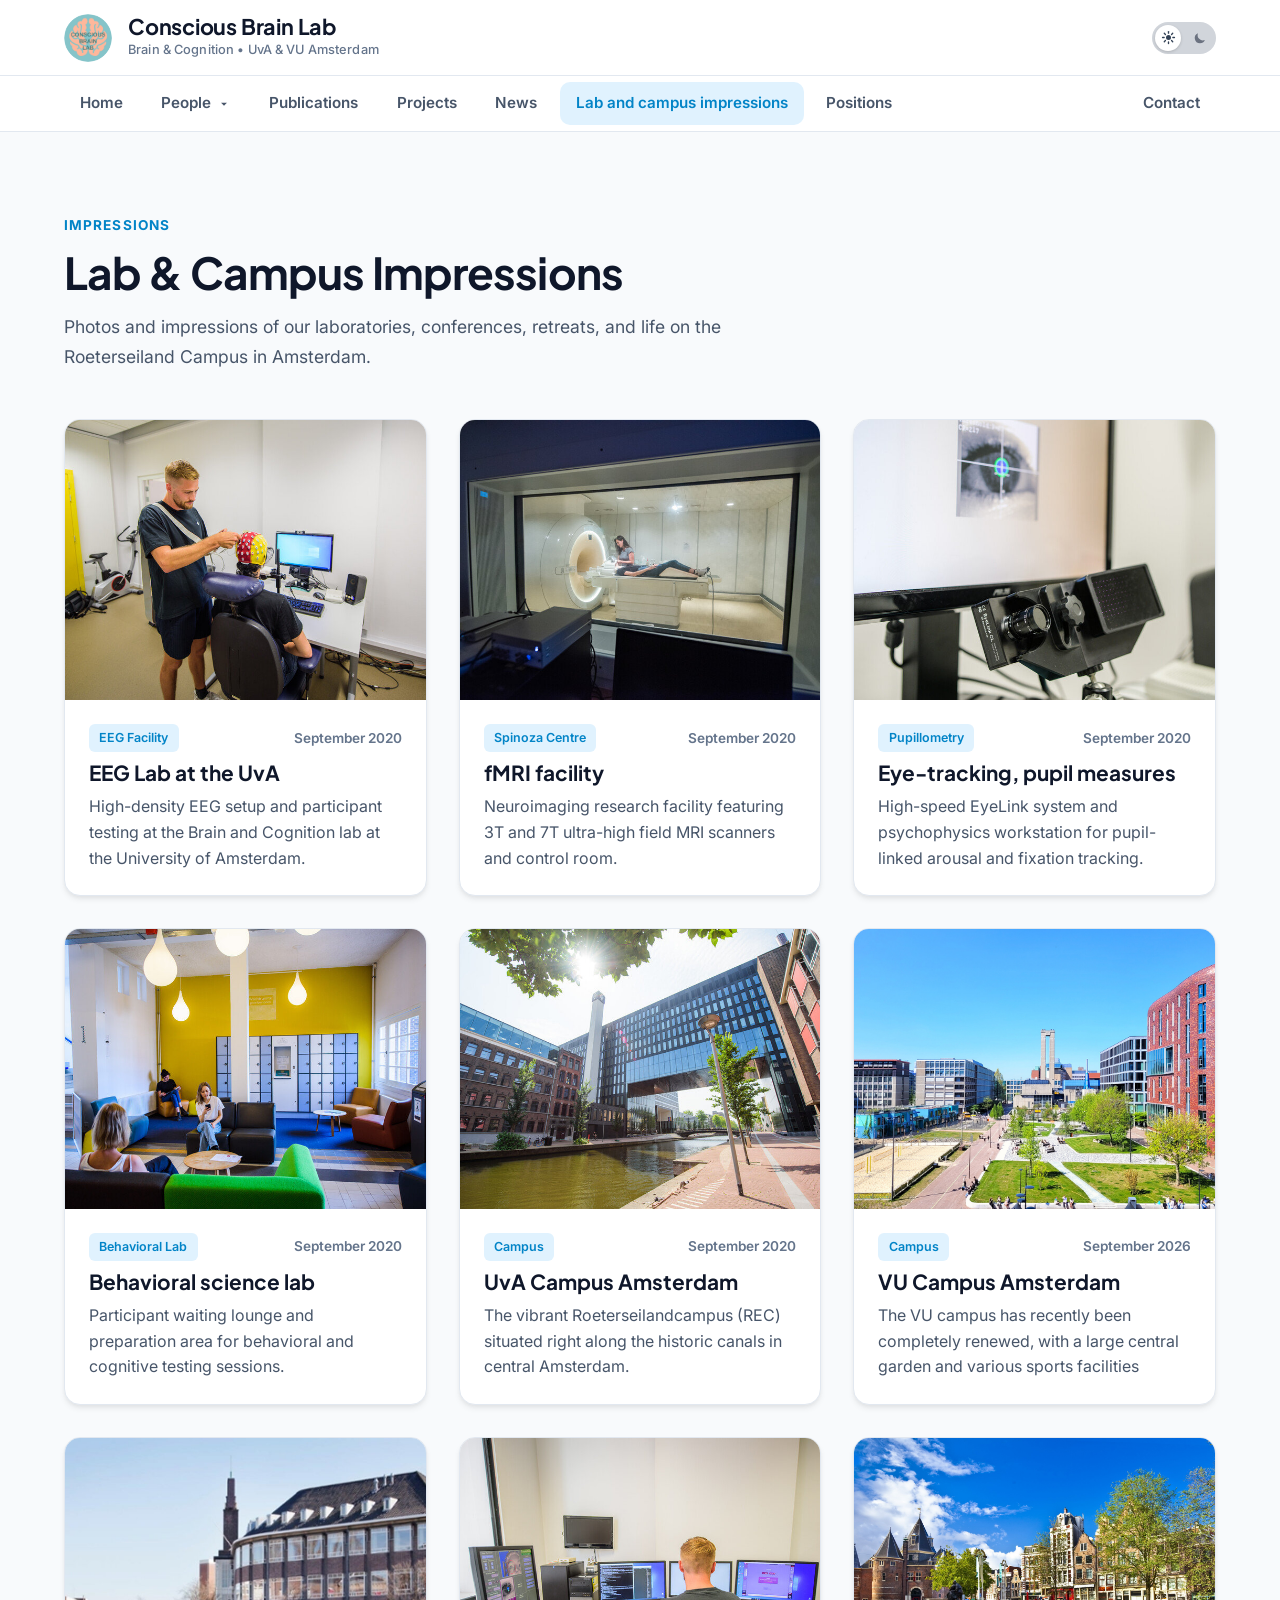
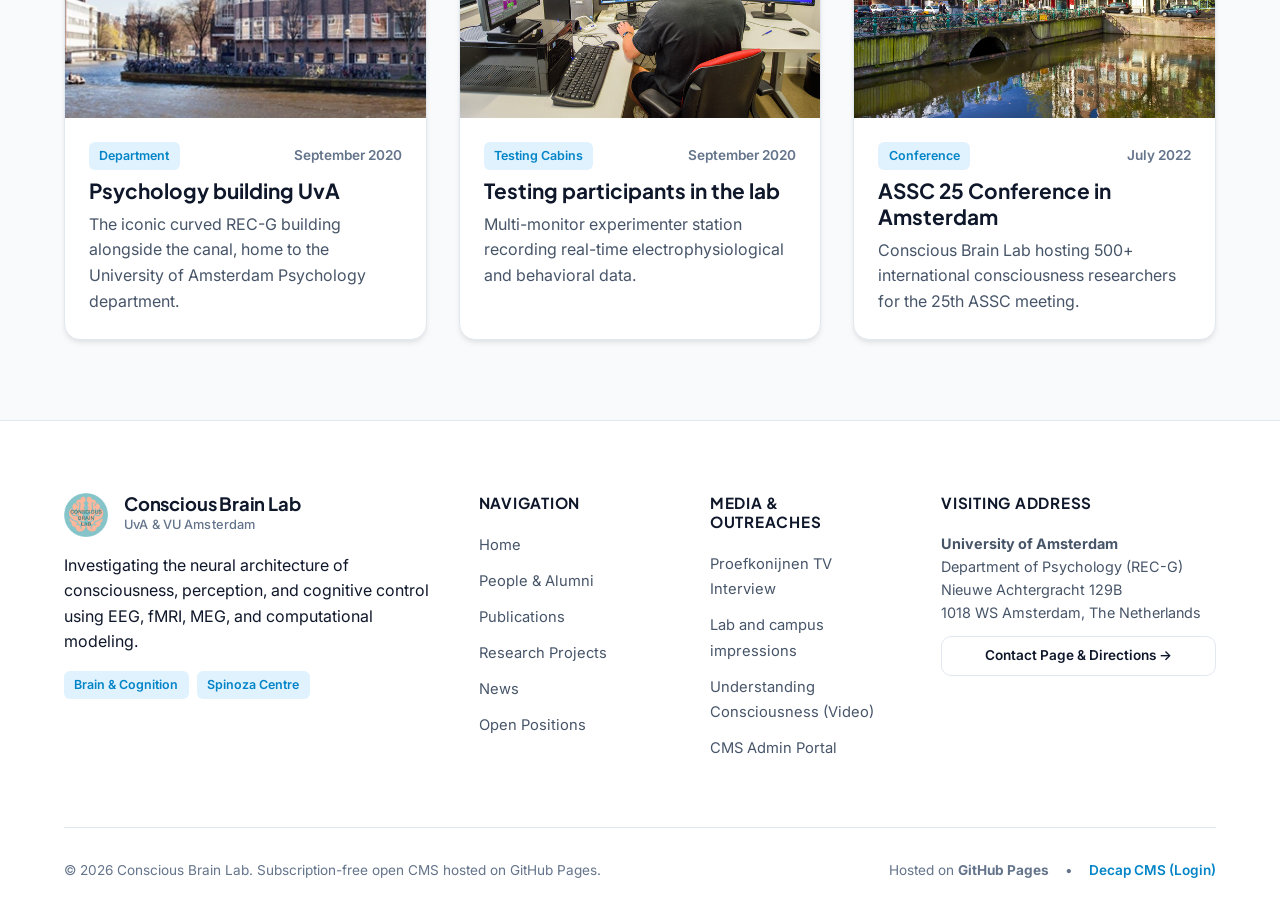
<file: lab-and-campus-impressions/index.html>
<!DOCTYPE html>
<html lang="en">
<head>
  <meta charset="UTF-8">
  <meta name="viewport" content="width=device-width, initial-scale=1.0">
  <title>Conscious Brain Lab | University of Amsterdam</title>
  <meta name="description" content="Conscious Brain Lab investigates the neural correlates of consciousness, cognitive control, perception, and subjective experience using EEG, fMRI, MEG, and computational modeling.">
  <link rel="icon" type="image/jpeg" href="../assets/images/CBL_logo.png">
  <!-- Google Fonts -->
  <link rel="preconnect" href="https://fonts.googleapis.com">
  <link rel="preconnect" href="https://fonts.gstatic.com" crossorigin>
  <link href="https://fonts.googleapis.com/css2?family=Inter:wght@400;500;600;700;800&family=Plus+Jakarta+Sans:wght@700;800&display=swap" rel="stylesheet">
  <!-- Stylesheets -->
  <link rel="stylesheet" href="../assets/css/style.css?v=20261113_theme_toggle">
  <link rel="stylesheet" href="../assets/css/publications.css?v=20260905_mobile">
  <!-- Preload Above-the-Fold Impression Images (Top 3 Cards) -->
  <link rel="preload" as="image" href="/assets/images/eeg_lab.jpg" fetchpriority="high">
  <link rel="preload" as="image" href="/assets/images/fmri_facility.jpg" fetchpriority="high">
  <link rel="preload" as="image" href="/assets/images/eye_tracking.jpg" fetchpriority="high">
</head>
<body>
  <!-- Global Header with Top Brand Bar and Main Navigation -->
  <header class="site-header">
    <!-- Top Branding Row: Logo & Lab Title all the way at the top with ample breathing room -->
    <div class="header-top-bar">
      <div class="container top-bar-inner">
        <a href="../" class="brand-logo-link">
          <img src="../assets/images/CBL_logo.png" alt="Conscious Brain Lab Logo" class="brand-logo-img" />
          <div class="brand-text-block">
            <span class="brand-title">Conscious Brain Lab</span>
            <span class="brand-sub">Brain &amp; Cognition • UvA &amp; VU Amsterdam</span>
          </div>
        </a>

        <div class="top-bar-actions">
          <button class="theme-toggle-btn" id="theme-toggle" role="switch" aria-checked="false" aria-label="Toggle Dark/Light Mode" title="Toggle Dark/Light Theme">
            <span class="theme-toggle-thumb" aria-hidden="true"></span>
            <span class="theme-toggle-slot theme-toggle-slot--sun" aria-hidden="true">
              <svg viewBox="0 0 24 24" width="15" height="15"><circle cx="12" cy="12" r="4" fill="currentColor"/><g stroke="currentColor" stroke-width="2.2" stroke-linecap="round"><line x1="12" y1="2.5" x2="12" y2="5"/><line x1="12" y1="19" x2="12" y2="21.5"/><line x1="2.5" y1="12" x2="5" y2="12"/><line x1="19" y1="12" x2="21.5" y2="12"/><line x1="5.28" y1="5.28" x2="7.05" y2="7.05"/><line x1="16.95" y1="16.95" x2="18.72" y2="18.72"/><line x1="18.72" y1="5.28" x2="16.95" y2="7.05"/><line x1="7.05" y1="16.95" x2="5.28" y2="18.72"/></g></svg>
            </span>
            <span class="theme-toggle-slot theme-toggle-slot--moon" aria-hidden="true">
              <svg viewBox="0 0 24 24" width="14" height="14"><path fill="currentColor" d="M20.354 15.354A9 9 0 018.646 3.646 9.003 9.003 0 0012 21a9.003 9.003 0 008.354-5.646z"/></svg>
            </span>
          </button>
          <button class="mobile-toggle-btn" id="mobile-toggle" aria-label="Open Mobile Menu">&#9776;</button>
        </div>
      </div>
    </div>

    <!-- Navigation Row: Faithfully replicating original menu structure -->
    <div class="header-nav-bar">
      <div class="container">
        <nav class="main-nav">
          <ul class="nav-menu" id="nav-menu">
            <li class="nav-item">
              <a href="../" class="nav-link ">Home</a>
            </li>
            <li class="nav-item">
              <a href="../members/" class="nav-link ">
                People
                <svg viewBox="0 0 24 24" width="14" height="14" fill="currentColor"><path d="M7 10l5 5 5-5z"/></svg>
              </a>
              <ul class="dropdown-menu">
                <li><a href="../members/#pi" class="dropdown-item">Principal Investigators</a></li>
                <li><a href="../members/#current" class="dropdown-item">Current Lab Members</a></li>
                <li><a href="../members/#alumni" class="dropdown-item">Lab Alumni</a></li>
              </ul>
            </li>
            <li class="nav-item">
              <a href="../publications/" class="nav-link ">Publications</a>
            </li>
            <li class="nav-item">
              <a href="../projects/" class="nav-link ">Projects</a>
            </li>
            <li class="nav-item">
              <a href="../news/" class="nav-link ">News</a>
            </li>
            <li class="nav-item">
              <a href="../lab-and-campus-impressions/" class="nav-link active">Lab and campus impressions</a>
            </li>
            <li class="nav-item">
              <a href="../vacatures/" class="nav-link ">Positions</a>
            </li>
            <li class="nav-item nav-item-right">
              <a href="../contact/" class="nav-link ">Contact</a>
            </li>
          </ul>
        </nav>
      </div>
    </div>
  </header>

  <main class="section-padding">
    <div class="container">
      <div class="section-header">
        <span class="section-subtitle">Impressions</span>
        <h1 class="section-title">Lab &amp; Campus Impressions</h1>
        <p class="section-intro">Photos and impressions of our laboratories, conferences, retreats, and life on the Roeterseiland Campus in Amsterdam.</p>
      </div>

      <!-- Grid of all 7 Authentic Lab & Campus Impressions from the Original Site + ASSC 2022 -->
      <div class="grid-2" style="gap: 2rem;" id="impressions-grid">
      <article class="card" style="padding: 0; overflow: hidden; border-radius: var(--radius-lg); box-shadow: var(--shadow-md);" id="impression-eeg-lab">
          <div style="width: 100%; height: 280px; overflow: hidden; background: var(--bg-tertiary);">
            <img src="/assets/images/eeg_lab.jpg" alt="EEG Lab at the UvA" style="width: 100%; height: 100%; object-fit: cover; transition: transform 0.3s ease;" onmouseover="this.style.transform='scale(1.03)'" onmouseout="this.style.transform='scale(1)'" loading="eager" fetchpriority="high" decoding="async" onerror="this.parentElement.style.display='none';" />
          </div>
        <div style="padding: 1.5rem;">
          <div style="display: flex; justify-content: space-between; align-items: center; margin-bottom: 0.5rem; flex-wrap: wrap; gap: 0.5rem;">
            <span class="tag tag-accent">EEG Facility</span>
              <span style="font-size: 0.85rem; color: var(--text-muted); font-weight: 600;">September 2020</span>
          </div>
          <h3 style="margin-bottom: 0.5rem; font-size: 1.3rem;">EEG Lab at the UvA</h3>
          <p style="color: var(--text-secondary); line-height: 1.6; margin: 0;">High-density EEG setup and participant testing at the Brain and Cognition lab at the University of Amsterdam.</p>
        </div>
      </article>

      <article class="card" style="padding: 0; overflow: hidden; border-radius: var(--radius-lg); box-shadow: var(--shadow-md);" id="impression-fmri-facility">
          <div style="width: 100%; height: 280px; overflow: hidden; background: var(--bg-tertiary);">
            <img src="/assets/images/fmri_facility.jpg" alt="fMRI facility" style="width: 100%; height: 100%; object-fit: cover; transition: transform 0.3s ease;" onmouseover="this.style.transform='scale(1.03)'" onmouseout="this.style.transform='scale(1)'" loading="eager" fetchpriority="high" decoding="async" onerror="this.parentElement.style.display='none';" />
          </div>
        <div style="padding: 1.5rem;">
          <div style="display: flex; justify-content: space-between; align-items: center; margin-bottom: 0.5rem; flex-wrap: wrap; gap: 0.5rem;">
            <span class="tag tag-accent">Spinoza Centre</span>
              <span style="font-size: 0.85rem; color: var(--text-muted); font-weight: 600;">September 2020</span>
          </div>
          <h3 style="margin-bottom: 0.5rem; font-size: 1.3rem;">fMRI facility</h3>
          <p style="color: var(--text-secondary); line-height: 1.6; margin: 0;">Neuroimaging research facility featuring 3T and 7T ultra-high field MRI scanners and control room.</p>
        </div>
      </article>

      <article class="card" style="padding: 0; overflow: hidden; border-radius: var(--radius-lg); box-shadow: var(--shadow-md);" id="impression-eye-tracking-pupil-measures">
          <div style="width: 100%; height: 280px; overflow: hidden; background: var(--bg-tertiary);">
            <img src="/assets/images/eye_tracking.jpg" alt="Eye-tracking, pupil measures" style="width: 100%; height: 100%; object-fit: cover; transition: transform 0.3s ease;" onmouseover="this.style.transform='scale(1.03)'" onmouseout="this.style.transform='scale(1)'" loading="eager" fetchpriority="high" decoding="async" onerror="this.parentElement.style.display='none';" />
          </div>
        <div style="padding: 1.5rem;">
          <div style="display: flex; justify-content: space-between; align-items: center; margin-bottom: 0.5rem; flex-wrap: wrap; gap: 0.5rem;">
            <span class="tag tag-accent">Pupillometry</span>
              <span style="font-size: 0.85rem; color: var(--text-muted); font-weight: 600;">September 2020</span>
          </div>
          <h3 style="margin-bottom: 0.5rem; font-size: 1.3rem;">Eye-tracking, pupil measures</h3>
          <p style="color: var(--text-secondary); line-height: 1.6; margin: 0;">High-speed EyeLink system and psychophysics workstation for pupil-linked arousal and fixation tracking.</p>
        </div>
      </article>

      <article class="card" style="padding: 0; overflow: hidden; border-radius: var(--radius-lg); box-shadow: var(--shadow-md);" id="impression-behavioral-science-lab">
          <div style="width: 100%; height: 280px; overflow: hidden; background: var(--bg-tertiary);">
            <img src="/assets/images/behavioral_lab.jpg" alt="Behavioral science lab" style="width: 100%; height: 100%; object-fit: cover; transition: transform 0.3s ease;" onmouseover="this.style.transform='scale(1.03)'" onmouseout="this.style.transform='scale(1)'" loading="lazy" decoding="async" onerror="this.parentElement.style.display='none';" />
          </div>
        <div style="padding: 1.5rem;">
          <div style="display: flex; justify-content: space-between; align-items: center; margin-bottom: 0.5rem; flex-wrap: wrap; gap: 0.5rem;">
            <span class="tag tag-accent">Behavioral Lab</span>
              <span style="font-size: 0.85rem; color: var(--text-muted); font-weight: 600;">September 2020</span>
          </div>
          <h3 style="margin-bottom: 0.5rem; font-size: 1.3rem;">Behavioral science lab</h3>
          <p style="color: var(--text-secondary); line-height: 1.6; margin: 0;">Participant waiting lounge and preparation area for behavioral and cognitive testing sessions.</p>
        </div>
      </article>

      <article class="card" style="padding: 0; overflow: hidden; border-radius: var(--radius-lg); box-shadow: var(--shadow-md);" id="impression-uva-campus-amsterdam">
          <div style="width: 100%; height: 280px; overflow: hidden; background: var(--bg-tertiary);">
            <img src="/assets/images/uva_campus.jpg" alt="UvA Campus Amsterdam" style="width: 100%; height: 100%; object-fit: cover; transition: transform 0.3s ease;" onmouseover="this.style.transform='scale(1.03)'" onmouseout="this.style.transform='scale(1)'" loading="lazy" decoding="async" onerror="this.parentElement.style.display='none';" />
          </div>
        <div style="padding: 1.5rem;">
          <div style="display: flex; justify-content: space-between; align-items: center; margin-bottom: 0.5rem; flex-wrap: wrap; gap: 0.5rem;">
            <span class="tag tag-accent">Campus</span>
              <span style="font-size: 0.85rem; color: var(--text-muted); font-weight: 600;">September 2020</span>
          </div>
          <h3 style="margin-bottom: 0.5rem; font-size: 1.3rem;">UvA Campus Amsterdam</h3>
          <p style="color: var(--text-secondary); line-height: 1.6; margin: 0;">The vibrant Roeterseilandcampus (REC) situated right along the historic canals in central Amsterdam.</p>
        </div>
      </article>

      <article class="card" style="padding: 0; overflow: hidden; border-radius: var(--radius-lg); box-shadow: var(--shadow-md);" id="impression-">
          <div style="width: 100%; height: 280px; overflow: hidden; background: var(--bg-tertiary);">
            <img src="/assets/images/20250501_122154-tvvelzen-30x40-1.jpg" alt="VU Campus Amsterdam" style="width: 100%; height: 100%; object-fit: cover; transition: transform 0.3s ease;" onmouseover="this.style.transform='scale(1.03)'" onmouseout="this.style.transform='scale(1)'" loading="lazy" decoding="async" onerror="this.parentElement.style.display='none';" />
          </div>
        <div style="padding: 1.5rem;">
          <div style="display: flex; justify-content: space-between; align-items: center; margin-bottom: 0.5rem; flex-wrap: wrap; gap: 0.5rem;">
            <span class="tag tag-accent">Campus</span>
              <span style="font-size: 0.85rem; color: var(--text-muted); font-weight: 600;">September 2026</span>
          </div>
          <h3 style="margin-bottom: 0.5rem; font-size: 1.3rem;">VU Campus Amsterdam</h3>
          <p style="color: var(--text-secondary); line-height: 1.6; margin: 0;">The VU campus has recently been completely renewed, with a large central garden and various sports facilities</p>
        </div>
      </article>

      <article class="card" style="padding: 0; overflow: hidden; border-radius: var(--radius-lg); box-shadow: var(--shadow-md);" id="impression-psychology-building">
          <div style="width: 100%; height: 280px; overflow: hidden; background: var(--bg-tertiary);">
            <img src="/assets/images/psychology_building.jpg" alt="Psychology building UvA" style="width: 100%; height: 100%; object-fit: cover; transition: transform 0.3s ease;" onmouseover="this.style.transform='scale(1.03)'" onmouseout="this.style.transform='scale(1)'" loading="lazy" decoding="async" onerror="this.parentElement.style.display='none';" />
          </div>
        <div style="padding: 1.5rem;">
          <div style="display: flex; justify-content: space-between; align-items: center; margin-bottom: 0.5rem; flex-wrap: wrap; gap: 0.5rem;">
            <span class="tag tag-accent">Department</span>
              <span style="font-size: 0.85rem; color: var(--text-muted); font-weight: 600;">September 2020</span>
          </div>
          <h3 style="margin-bottom: 0.5rem; font-size: 1.3rem;">Psychology building UvA</h3>
          <p style="color: var(--text-secondary); line-height: 1.6; margin: 0;">The iconic curved REC-G building alongside the canal, home to the University of Amsterdam Psychology department.</p>
        </div>
      </article>

      <article class="card" style="padding: 0; overflow: hidden; border-radius: var(--radius-lg); box-shadow: var(--shadow-md);" id="impression-testing-participants-in-the-lab">
          <div style="width: 100%; height: 280px; overflow: hidden; background: var(--bg-tertiary);">
            <img src="/assets/images/testing_participants.jpg" alt="Testing participants in the lab" style="width: 100%; height: 100%; object-fit: cover; transition: transform 0.3s ease;" onmouseover="this.style.transform='scale(1.03)'" onmouseout="this.style.transform='scale(1)'" loading="lazy" decoding="async" onerror="this.parentElement.style.display='none';" />
          </div>
        <div style="padding: 1.5rem;">
          <div style="display: flex; justify-content: space-between; align-items: center; margin-bottom: 0.5rem; flex-wrap: wrap; gap: 0.5rem;">
            <span class="tag tag-accent">Testing Cabins</span>
              <span style="font-size: 0.85rem; color: var(--text-muted); font-weight: 600;">September 2020</span>
          </div>
          <h3 style="margin-bottom: 0.5rem; font-size: 1.3rem;">Testing participants in the lab</h3>
          <p style="color: var(--text-secondary); line-height: 1.6; margin: 0;">Multi-monitor experimenter station recording real-time electrophysiological and behavioral data.</p>
        </div>
      </article>

      <article class="card" style="padding: 0; overflow: hidden; border-radius: var(--radius-lg); box-shadow: var(--shadow-md);" id="impression-assc-25-conference">
          <div style="width: 100%; height: 280px; overflow: hidden; background: var(--bg-tertiary);">
            <img src="/assets/images/assc_2022.jpg" alt="ASSC 25 Conference in Amsterdam" style="width: 100%; height: 100%; object-fit: cover; transition: transform 0.3s ease;" onmouseover="this.style.transform='scale(1.03)'" onmouseout="this.style.transform='scale(1)'" loading="lazy" decoding="async" onerror="this.parentElement.style.display='none';" />
          </div>
        <div style="padding: 1.5rem;">
          <div style="display: flex; justify-content: space-between; align-items: center; margin-bottom: 0.5rem; flex-wrap: wrap; gap: 0.5rem;">
            <span class="tag tag-accent">Conference</span>
              <span style="font-size: 0.85rem; color: var(--text-muted); font-weight: 600;">July 2022</span>
          </div>
          <h3 style="margin-bottom: 0.5rem; font-size: 1.3rem;">ASSC 25 Conference in Amsterdam</h3>
          <p style="color: var(--text-secondary); line-height: 1.6; margin: 0;">Conscious Brain Lab hosting 500+ international consciousness researchers for the 25th ASSC meeting.</p>
        </div>
      </article>
      </div>
    </div>
  </main>

  <!-- Global Footer -->
  <footer class="site-footer">
    <div class="container">
      <div class="footer-grid">
        <div class="footer-brand">
          <div class="brand-logo-link">
            <img src="../assets/images/CBL_logo.png" alt="Conscious Brain Lab" style="width: 44px; height: 44px; border-radius: 8px; object-fit: cover;" />
            <div class="brand-text-block">
              <span class="brand-title" style="font-size: 1.15rem;">Conscious Brain Lab</span>
              <span class="brand-sub">UvA &amp; VU Amsterdam</span>
            </div>
          </div>
          <p style="margin-top: 1rem;">Investigating the neural architecture of consciousness, perception, and cognitive control using EEG, fMRI, MEG, and computational modeling.</p>
          <div style="margin-top: 1rem; display: flex; gap: 0.5rem; flex-wrap: wrap;">
            <span class="tag tag-accent">Brain &amp; Cognition</span>
            <span class="tag tag-accent">Spinoza Centre</span>
          </div>
        </div>

        <div>
          <h4 class="footer-heading">Navigation</h4>
          <ul class="footer-links">
            <li><a href="../">Home</a></li>
            <li><a href="../members/">People &amp; Alumni</a></li>
            <li><a href="../publications/">Publications</a></li>
            <li><a href="../projects/">Research Projects</a></li>
            <li><a href="../news/">News</a></li>
            <li><a href="../vacatures/">Open Positions</a></li>
          </ul>
        </div>

        <div>
          <h4 class="footer-heading">Media &amp; Outreaches</h4>
          <ul class="footer-links">
            <li><a href="../proefkonijnen/">Proefkonijnen TV Interview</a></li>
            <li><a href="../lab-and-campus-impressions/">Lab and campus impressions</a></li>
            <li><a href="https://www.youtube.com/watch?v=rqIEIMXOwHk" target="_blank" rel="noopener">Understanding Consciousness (Video)</a></li>
            <li><a href="../admin/">CMS Admin Portal</a></li>
          </ul>
        </div>

        <div>
          <h4 class="footer-heading">Visiting Address</h4>
          <p style="font-size: 0.9rem; color: var(--text-secondary); margin-bottom: 0.75rem;">
            <strong>University of Amsterdam</strong><br>
            Department of Psychology (REC-G)<br>
            Nieuwe Achtergracht 129B<br>
            1018 WS Amsterdam, The Netherlands
          </p>
          <a href="../contact/" class="btn btn-secondary" style="width: 100%; font-size: 0.85rem; padding: 0.5rem 1rem;">
            Contact Page &amp; Directions &rarr;
          </a>
        </div>
      </div>

      <div class="footer-bottom">
        <div>
          &copy; 2026 Conscious Brain Lab. Subscription-free open CMS hosted on GitHub Pages.
        </div>
        <div style="display: flex; gap: 1rem; align-items: center;">
          <span>Hosted on <strong>GitHub Pages</strong></span>
          <span>•</span>
          <a href="../admin/" style="color: var(--accent-primary); font-weight: 600;" title="Login to Decap CMS to manage website content">Decap CMS (Login)</a>
        </div>
      </div>
    </div>
  </footer>

  <!-- Scripts -->
  <script src="../assets/js/main.js?v=20261113_theme_toggle"></script>
  <script src="../assets/js/impressions.js"></script>
</body>
</html>
</file>
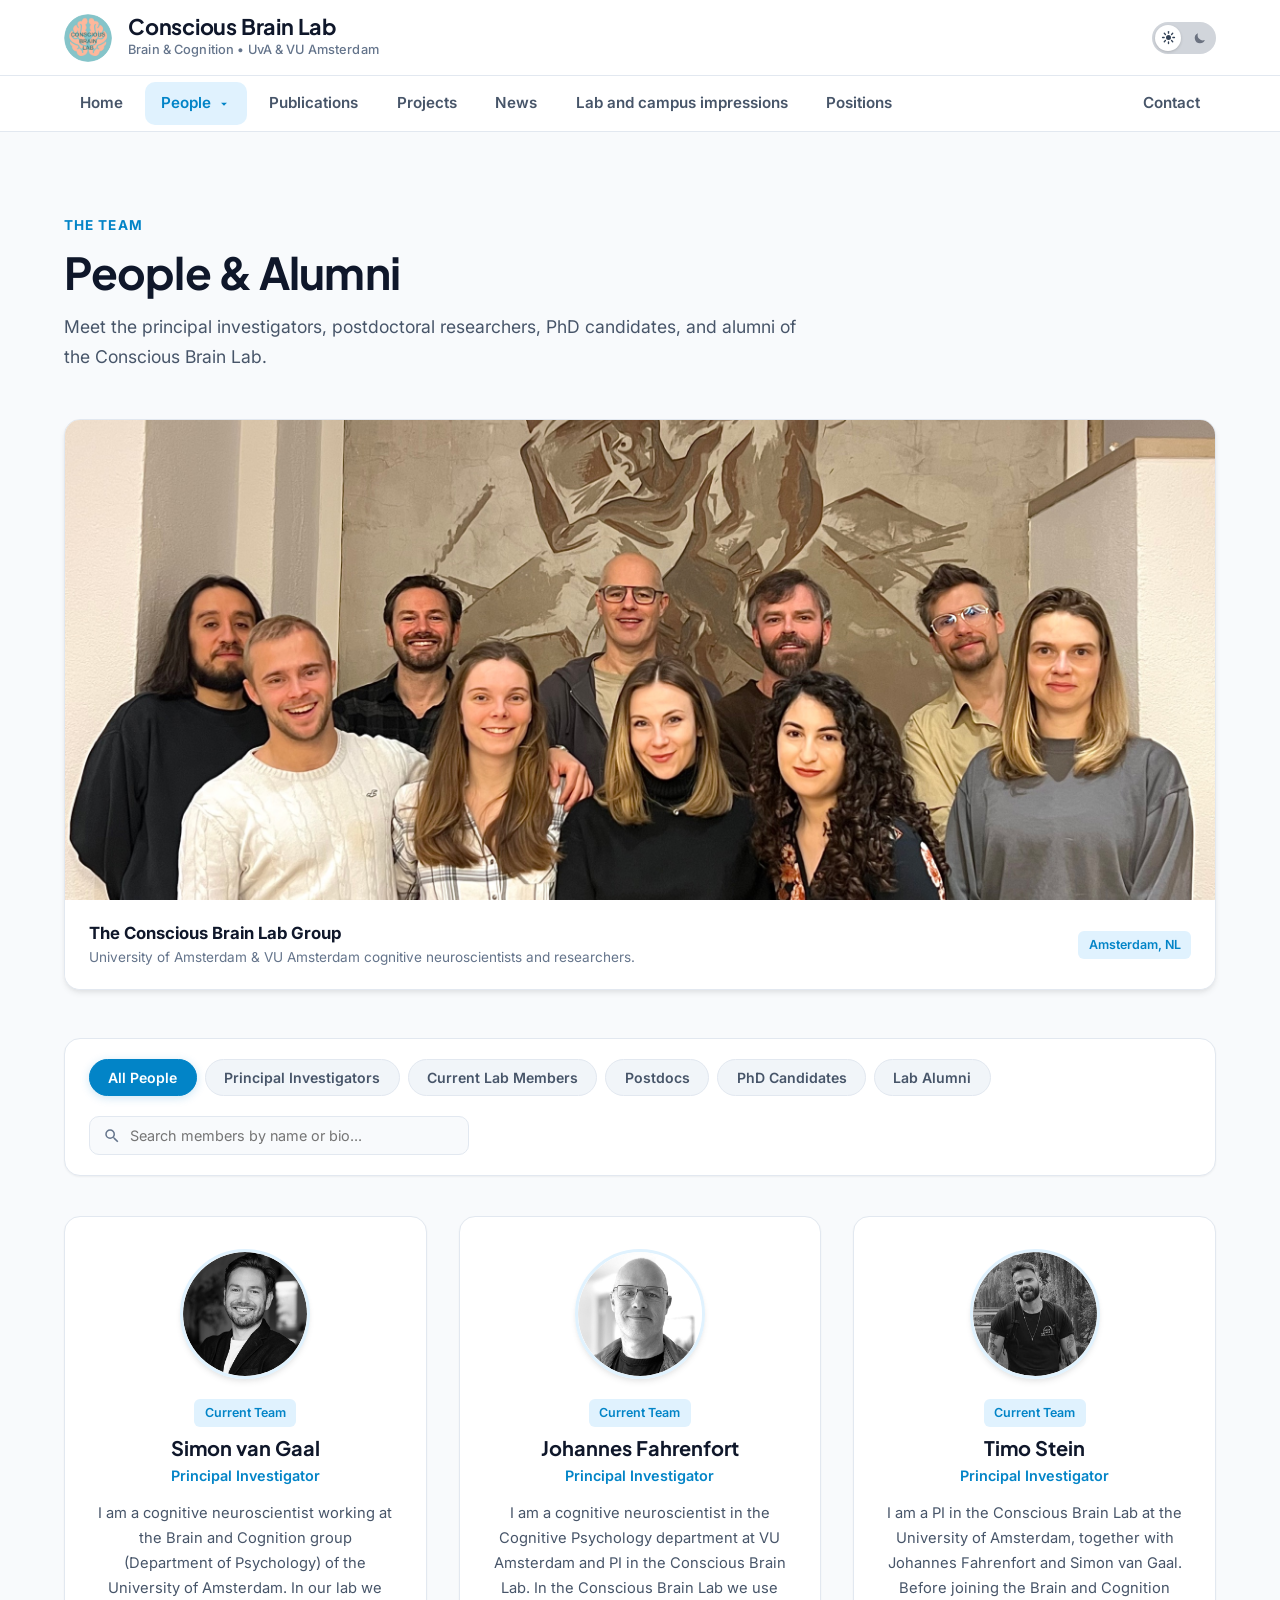
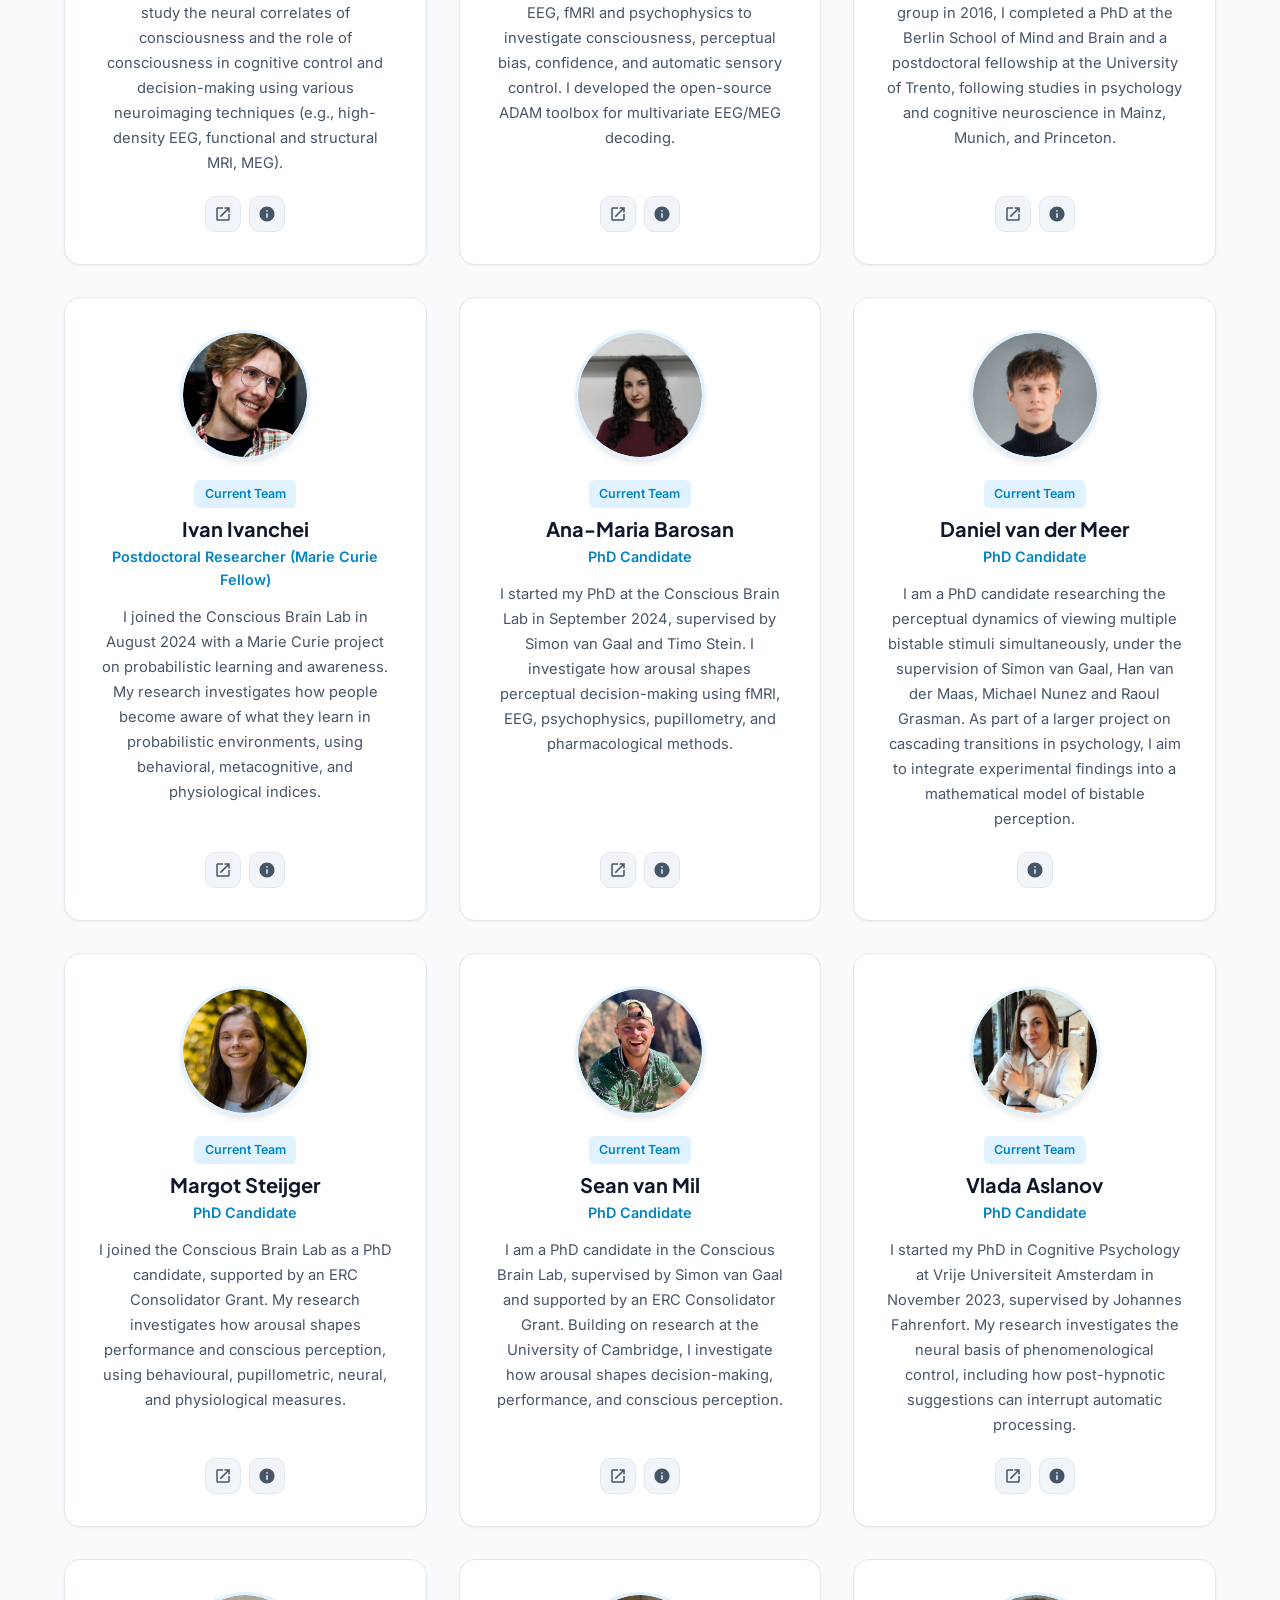
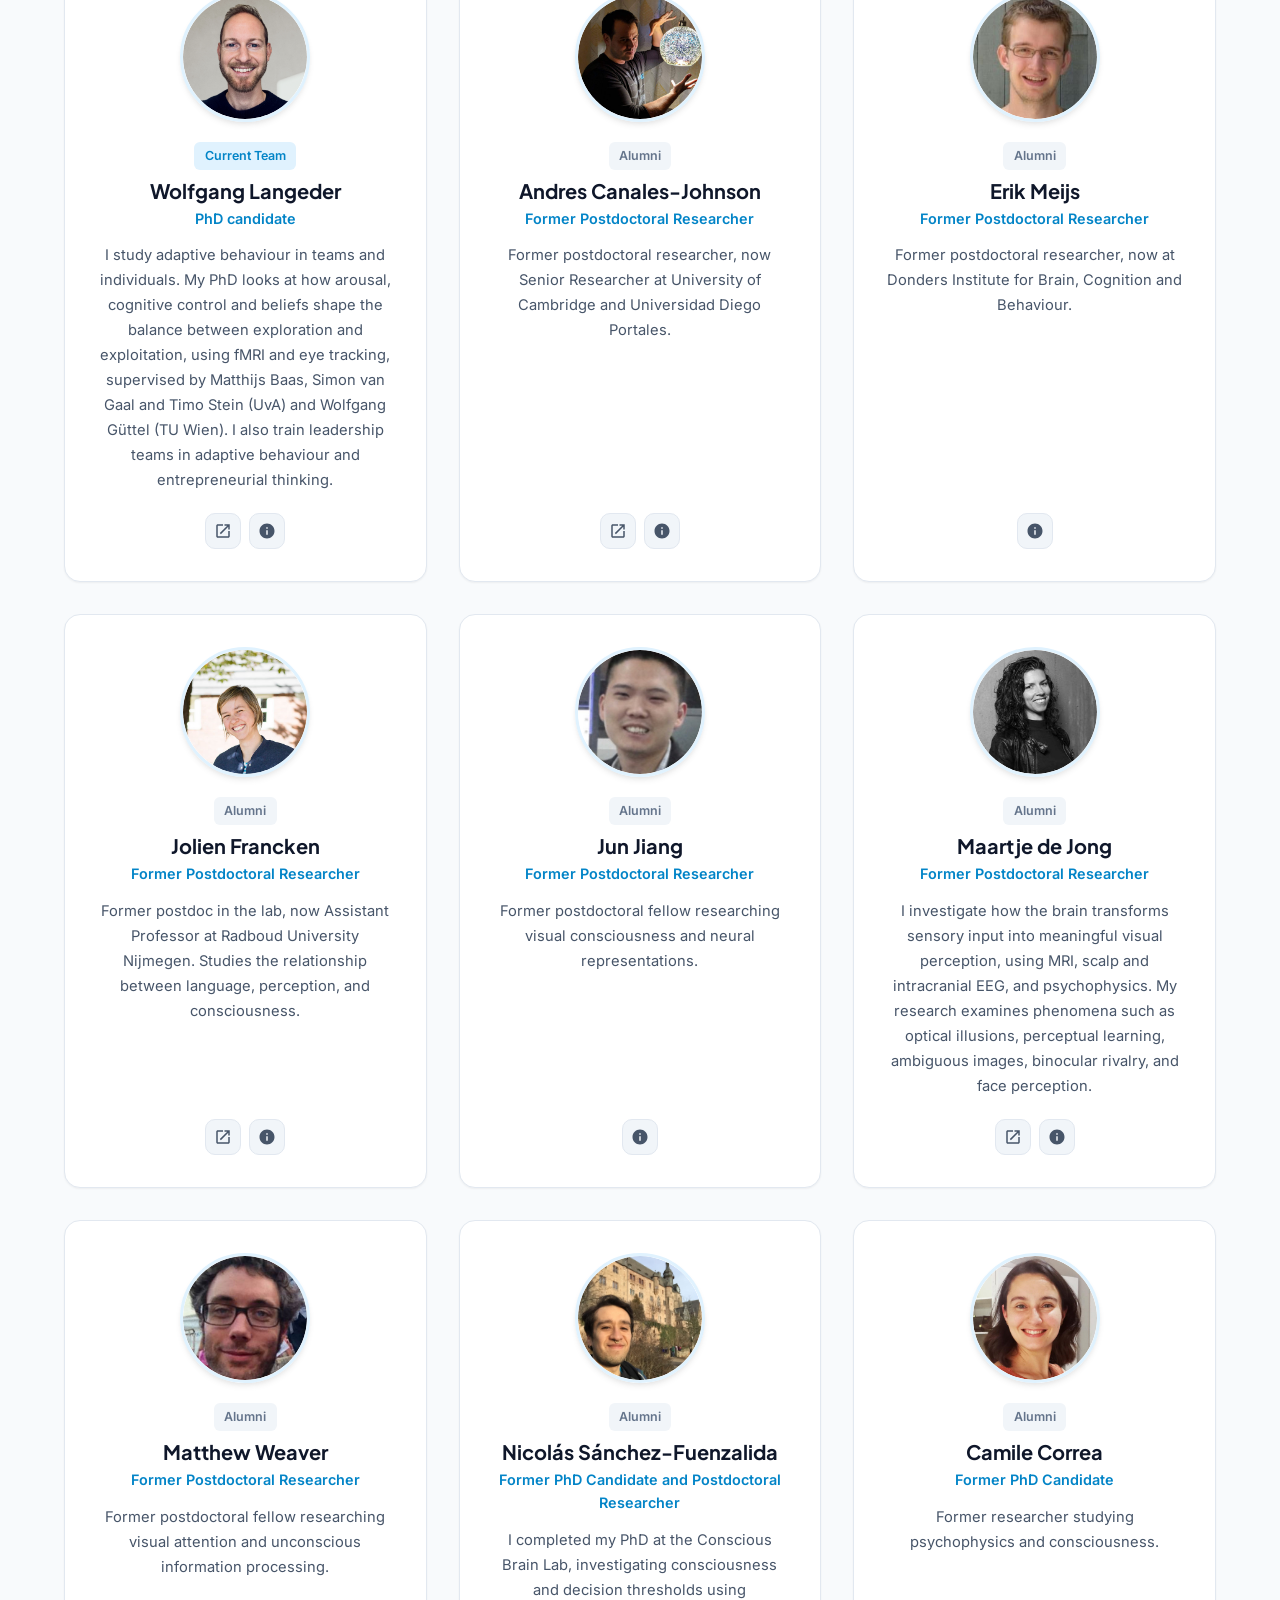
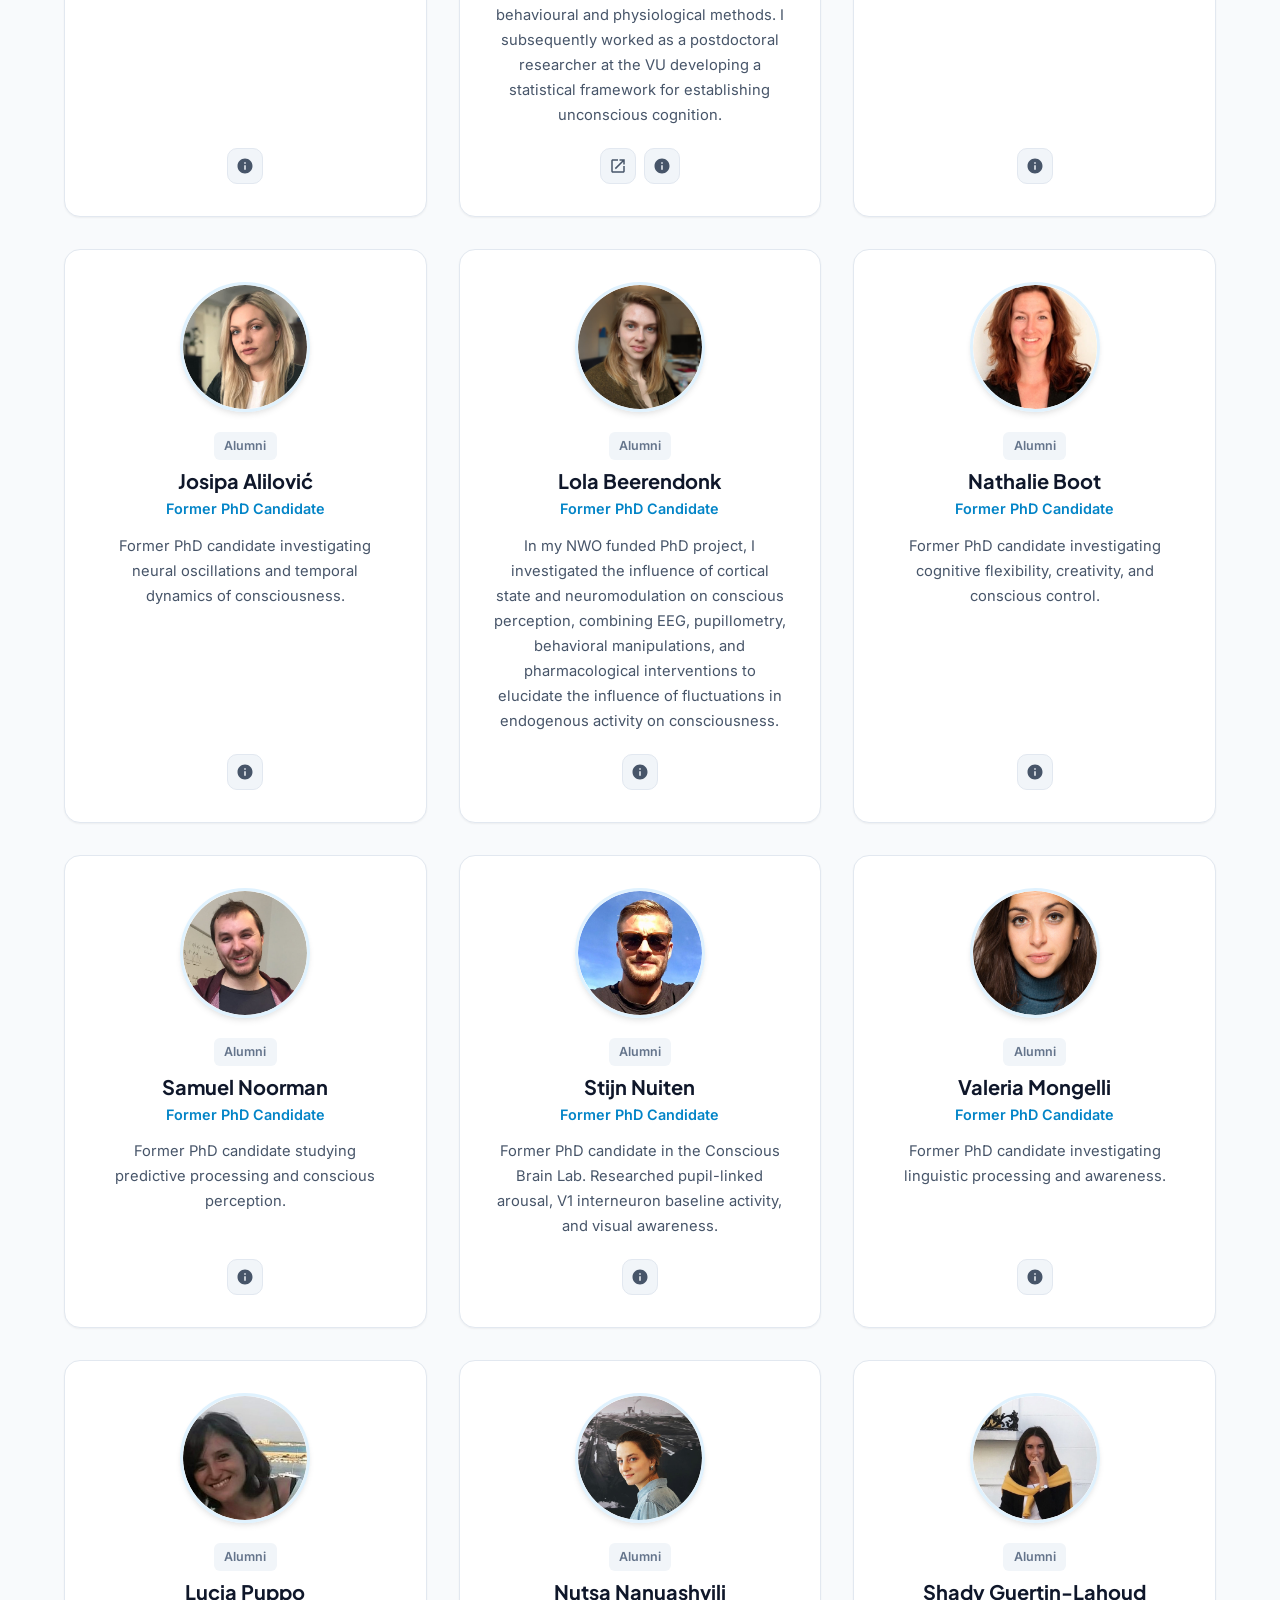
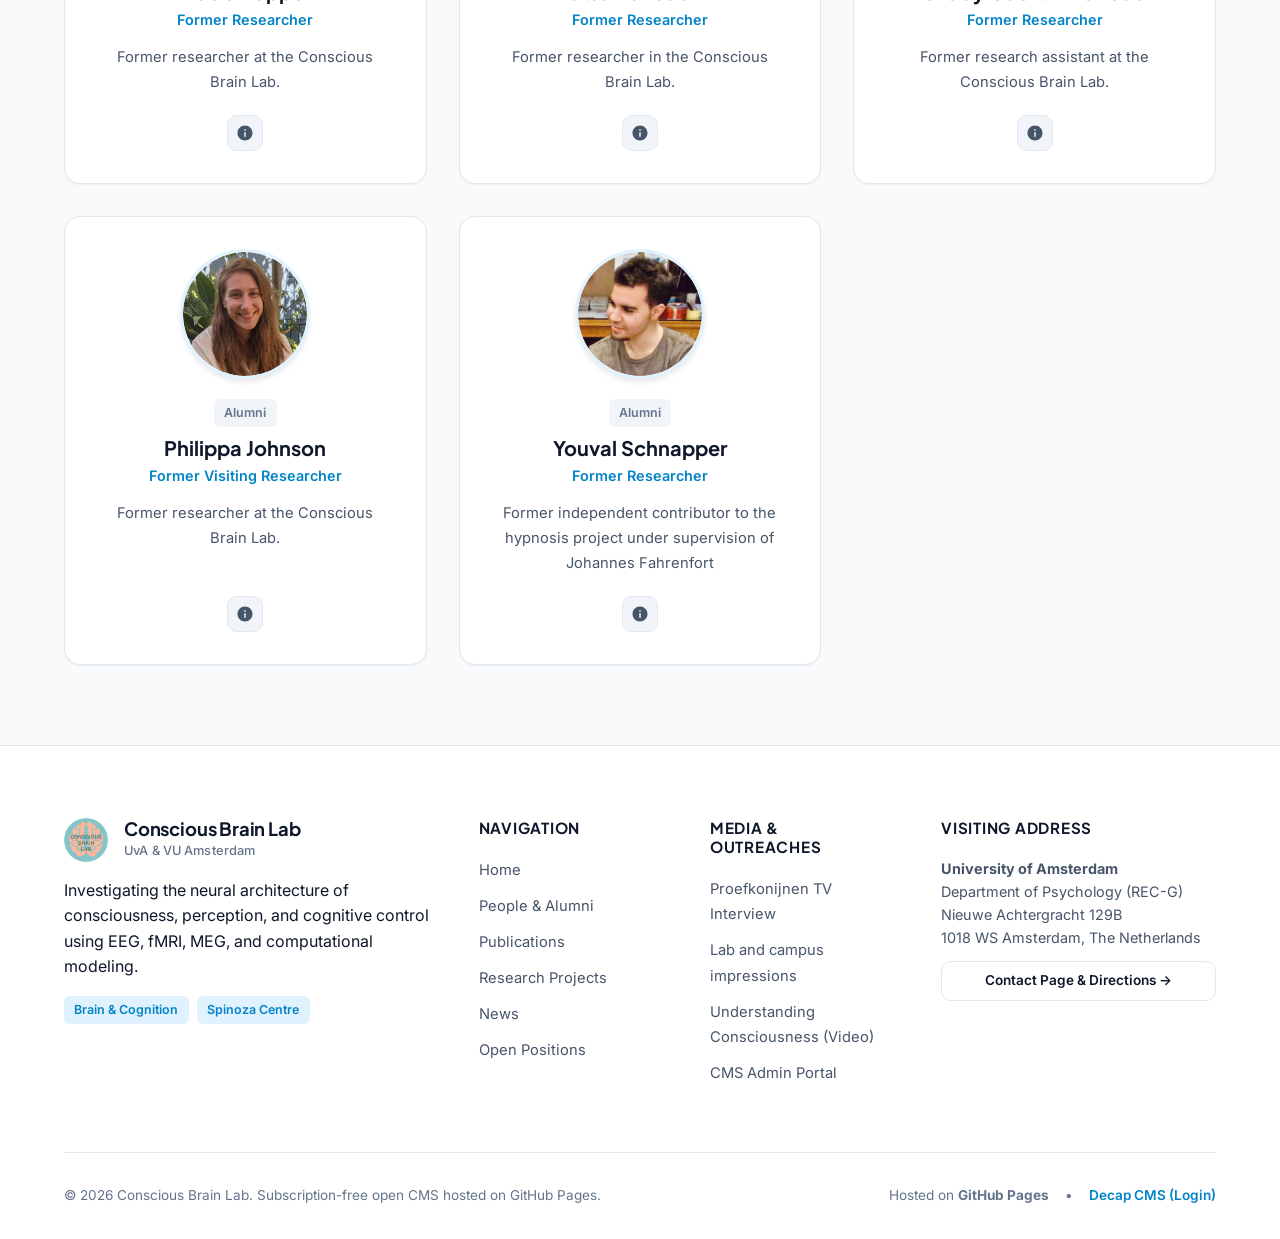
<file: members/index.html>
<!DOCTYPE html>
<html lang="en">
<head>
  <meta charset="UTF-8">
  <meta name="viewport" content="width=device-width, initial-scale=1.0">
  <title>Conscious Brain Lab | University of Amsterdam</title>
  <meta name="description" content="Conscious Brain Lab investigates the neural correlates of consciousness, cognitive control, perception, and subjective experience using EEG, fMRI, MEG, and computational modeling.">
  <link rel="icon" type="image/jpeg" href="../assets/images/CBL_logo.png">
  <!-- Google Fonts -->
  <link rel="preconnect" href="https://fonts.googleapis.com">
  <link rel="preconnect" href="https://fonts.gstatic.com" crossorigin>
  <link href="https://fonts.googleapis.com/css2?family=Inter:wght@400;500;600;700;800&family=Plus+Jakarta+Sans:wght@700;800&display=swap" rel="stylesheet">
  <!-- Stylesheets -->
  <link rel="stylesheet" href="../assets/css/style.css?v=20261113_theme_toggle">
  <link rel="stylesheet" href="../assets/css/publications.css?v=20260905_mobile">
  <!-- Preload Lab Overview Photo -->
  <link rel="preload" as="image" href="/assets/images/lab_group_photo.jpg" fetchpriority="high">
</head>
<body>
  <!-- Global Header with Top Brand Bar and Main Navigation -->
  <header class="site-header">
    <!-- Top Branding Row: Logo & Lab Title all the way at the top with ample breathing room -->
    <div class="header-top-bar">
      <div class="container top-bar-inner">
        <a href="../" class="brand-logo-link">
          <img src="../assets/images/CBL_logo.png" alt="Conscious Brain Lab Logo" class="brand-logo-img" />
          <div class="brand-text-block">
            <span class="brand-title">Conscious Brain Lab</span>
            <span class="brand-sub">Brain &amp; Cognition • UvA &amp; VU Amsterdam</span>
          </div>
        </a>

        <div class="top-bar-actions">
          <button class="theme-toggle-btn" id="theme-toggle" role="switch" aria-checked="false" aria-label="Toggle Dark/Light Mode" title="Toggle Dark/Light Theme">
            <span class="theme-toggle-thumb" aria-hidden="true"></span>
            <span class="theme-toggle-slot theme-toggle-slot--sun" aria-hidden="true">
              <svg viewBox="0 0 24 24" width="15" height="15"><circle cx="12" cy="12" r="4" fill="currentColor"/><g stroke="currentColor" stroke-width="2.2" stroke-linecap="round"><line x1="12" y1="2.5" x2="12" y2="5"/><line x1="12" y1="19" x2="12" y2="21.5"/><line x1="2.5" y1="12" x2="5" y2="12"/><line x1="19" y1="12" x2="21.5" y2="12"/><line x1="5.28" y1="5.28" x2="7.05" y2="7.05"/><line x1="16.95" y1="16.95" x2="18.72" y2="18.72"/><line x1="18.72" y1="5.28" x2="16.95" y2="7.05"/><line x1="7.05" y1="16.95" x2="5.28" y2="18.72"/></g></svg>
            </span>
            <span class="theme-toggle-slot theme-toggle-slot--moon" aria-hidden="true">
              <svg viewBox="0 0 24 24" width="14" height="14"><path fill="currentColor" d="M20.354 15.354A9 9 0 018.646 3.646 9.003 9.003 0 0012 21a9.003 9.003 0 008.354-5.646z"/></svg>
            </span>
          </button>
          <button class="mobile-toggle-btn" id="mobile-toggle" aria-label="Open Mobile Menu">&#9776;</button>
        </div>
      </div>
    </div>

    <!-- Navigation Row: Faithfully replicating original menu structure -->
    <div class="header-nav-bar">
      <div class="container">
        <nav class="main-nav">
          <ul class="nav-menu" id="nav-menu">
            <li class="nav-item">
              <a href="../" class="nav-link ">Home</a>
            </li>
            <li class="nav-item">
              <a href="../members/" class="nav-link active">
                People
                <svg viewBox="0 0 24 24" width="14" height="14" fill="currentColor"><path d="M7 10l5 5 5-5z"/></svg>
              </a>
              <ul class="dropdown-menu">
                <li><a href="#pi" class="dropdown-item">Principal Investigators</a></li>
                <li><a href="#current" class="dropdown-item">Current Lab Members</a></li>
                <li><a href="#alumni" class="dropdown-item">Lab Alumni</a></li>
              </ul>
            </li>
            <li class="nav-item">
              <a href="../publications/" class="nav-link ">Publications</a>
            </li>
            <li class="nav-item">
              <a href="../projects/" class="nav-link ">Projects</a>
            </li>
            <li class="nav-item">
              <a href="../news/" class="nav-link ">News</a>
            </li>
            <li class="nav-item">
              <a href="../lab-and-campus-impressions/" class="nav-link ">Lab and campus impressions</a>
            </li>
            <li class="nav-item">
              <a href="../vacatures/" class="nav-link ">Positions</a>
            </li>
            <li class="nav-item nav-item-right">
              <a href="../contact/" class="nav-link ">Contact</a>
            </li>
          </ul>
        </nav>
      </div>
    </div>
  </header>

  <main class="section-padding">
    <div class="container">
      <div class="section-header">
        <span class="section-subtitle">The Team</span>
        <h1 class="section-title">People &amp; Alumni</h1>
        <p class="section-intro">Meet the principal investigators, postdoctoral researchers, PhD candidates, and alumni of the Conscious Brain Lab.</p>
      </div>

      <!-- Full Lab Group Photo -->
      <div class="card" style="padding: 0; overflow: hidden; margin-bottom: 3rem; border-radius: var(--radius-lg); box-shadow: var(--shadow-md);">
        <img id="team-group-photo" src="/assets/images/lab_group_photo.jpg" alt="Conscious Brain Lab Full Team Photo" width="2400" height="1799" fetchpriority="high" loading="eager" decoding="async" style="width: 100%; height: auto; max-height: 480px; object-fit: cover; aspect-ratio: 2400 / 1799;" />
        <div style="padding: 1.25rem 1.5rem; background: var(--bg-card); display: flex; justify-content: space-between; align-items: center; flex-wrap: wrap; gap: 0.75rem;">
          <div>
            <strong id="team-group-title" style="font-size: 1.05rem;">The Conscious Brain Lab Group</strong>
            <p id="team-group-caption" style="margin: 0; font-size: 0.85rem; color: var(--text-muted);">University of Amsterdam &amp; VU Amsterdam cognitive neuroscientists and researchers.</p>
          </div>
          <span id="team-group-tag" class="tag tag-accent">Amsterdam, NL</span>
        </div>
      </div>

      <!-- Selector anchor (above filter controls) -->
      <div id="team-selector" class="member-anchor"></div>

      <!-- Refined Interactive Member Controls -->
      <div class="member-controls" id="member-controls">
        <div class="member-filter-tabs" role="tablist" aria-label="Member Categories">
          <button class="member-filter-btn active" data-role="all" id="filter-all">All People</button>
          <button class="member-filter-btn" data-role="pi" id="filter-pi">Principal Investigators</button>
          <button class="member-filter-btn" data-role="current" id="filter-current">Current Lab Members</button>
          <button class="member-filter-btn" data-role="postdoc" id="filter-postdoc">Postdocs</button>
          <button class="member-filter-btn" data-role="phd" id="filter-phd">PhD Candidates</button>
          <button class="member-filter-btn" data-role="alumni" id="filter-alumni">Lab Alumni</button>
        </div>
        <div class="member-search-box">
          <svg class="member-search-icon" viewBox="0 0 24 24" width="18" height="18" fill="currentColor" aria-hidden="true">
            <path d="M15.5 14h-.79l-.28-.27A6.471 6.471 0 0 0 16 9.5 6.5 6.5 0 1 0 9.5 16c1.61 0 3.09-.59 4.23-1.57l.27.28v.79l5 4.99L20.49 19l-4.99-5zm-6 0C7.01 14 5 11.99 5 9.5S7.01 5 9.5 5 14 7.01 14 9.5 11.99 14 9.5 14z"/>
          </svg>
          <input type="text" id="member-search-input" class="member-search-input" placeholder="Search members by name or bio..." aria-label="Search members" />
        </div>
      </div>

      <!-- Anchors for category scrolling (positioned below selector card so member cards appear at top) -->
      <div id="pi" class="member-anchor"></div>
      <div id="current" class="member-anchor"></div>
      <div id="alumni" class="member-anchor"></div>
      <div id="postdoc" class="member-anchor"></div>
      <div id="phd" class="member-anchor"></div>
      <div id="all" class="member-anchor"></div>

      <!-- Members Grid -->
      <div class="grid-3" id="members-grid">
        <!-- Rendered dynamically with photos -->
      </div>
    </div>
  </main>

  <!-- Global Footer -->
  <footer class="site-footer">
    <div class="container">
      <div class="footer-grid">
        <div class="footer-brand">
          <div class="brand-logo-link">
            <img src="../assets/images/CBL_logo.png" alt="Conscious Brain Lab" style="width: 44px; height: 44px; border-radius: 8px; object-fit: cover;" />
            <div class="brand-text-block">
              <span class="brand-title" style="font-size: 1.15rem;">Conscious Brain Lab</span>
              <span class="brand-sub">UvA &amp; VU Amsterdam</span>
            </div>
          </div>
          <p style="margin-top: 1rem;">Investigating the neural architecture of consciousness, perception, and cognitive control using EEG, fMRI, MEG, and computational modeling.</p>
          <div style="margin-top: 1rem; display: flex; gap: 0.5rem; flex-wrap: wrap;">
            <span class="tag tag-accent">Brain &amp; Cognition</span>
            <span class="tag tag-accent">Spinoza Centre</span>
          </div>
        </div>

        <div>
          <h4 class="footer-heading">Navigation</h4>
          <ul class="footer-links">
            <li><a href="../">Home</a></li>
            <li><a href="../members/">People &amp; Alumni</a></li>
            <li><a href="../publications/">Publications</a></li>
            <li><a href="../projects/">Research Projects</a></li>
            <li><a href="../news/">News</a></li>
            <li><a href="../vacatures/">Open Positions</a></li>
          </ul>
        </div>

        <div>
          <h4 class="footer-heading">Media &amp; Outreaches</h4>
          <ul class="footer-links">
            <li><a href="../proefkonijnen/">Proefkonijnen TV Interview</a></li>
            <li><a href="../lab-and-campus-impressions/">Lab and campus impressions</a></li>
            <li><a href="https://www.youtube.com/watch?v=rqIEIMXOwHk" target="_blank" rel="noopener">Understanding Consciousness (Video)</a></li>
            <li><a href="../admin/">CMS Admin Portal</a></li>
          </ul>
        </div>

        <div>
          <h4 class="footer-heading">Visiting Address</h4>
          <p style="font-size: 0.9rem; color: var(--text-secondary); margin-bottom: 0.75rem;">
            <strong>University of Amsterdam</strong><br>
            Department of Psychology (REC-G)<br>
            Nieuwe Achtergracht 129B<br>
            1018 WS Amsterdam, The Netherlands
          </p>
          <a href="../contact/" class="btn btn-secondary" style="width: 100%; font-size: 0.85rem; padding: 0.5rem 1rem;">
            Contact Page &amp; Directions &rarr;
          </a>
        </div>
      </div>

      <div class="footer-bottom">
        <div>
          &copy; 2026 Conscious Brain Lab. Subscription-free open CMS hosted on GitHub Pages.
        </div>
        <div style="display: flex; gap: 1rem; align-items: center;">
          <span>Hosted on <strong>GitHub Pages</strong></span>
          <span>•</span>
          <a href="../admin/" style="color: var(--accent-primary); font-weight: 600;" title="Login to Decap CMS to manage website content">Decap CMS (Login)</a>
        </div>
      </div>
    </div>
  </footer>

  <!-- Scripts -->
  <script src="../assets/js/main.js?v=20261113_theme_toggle"></script>
  <script src="../assets/js/members.js?v=20260911_anchors"></script>
</body>
</html>
</file>
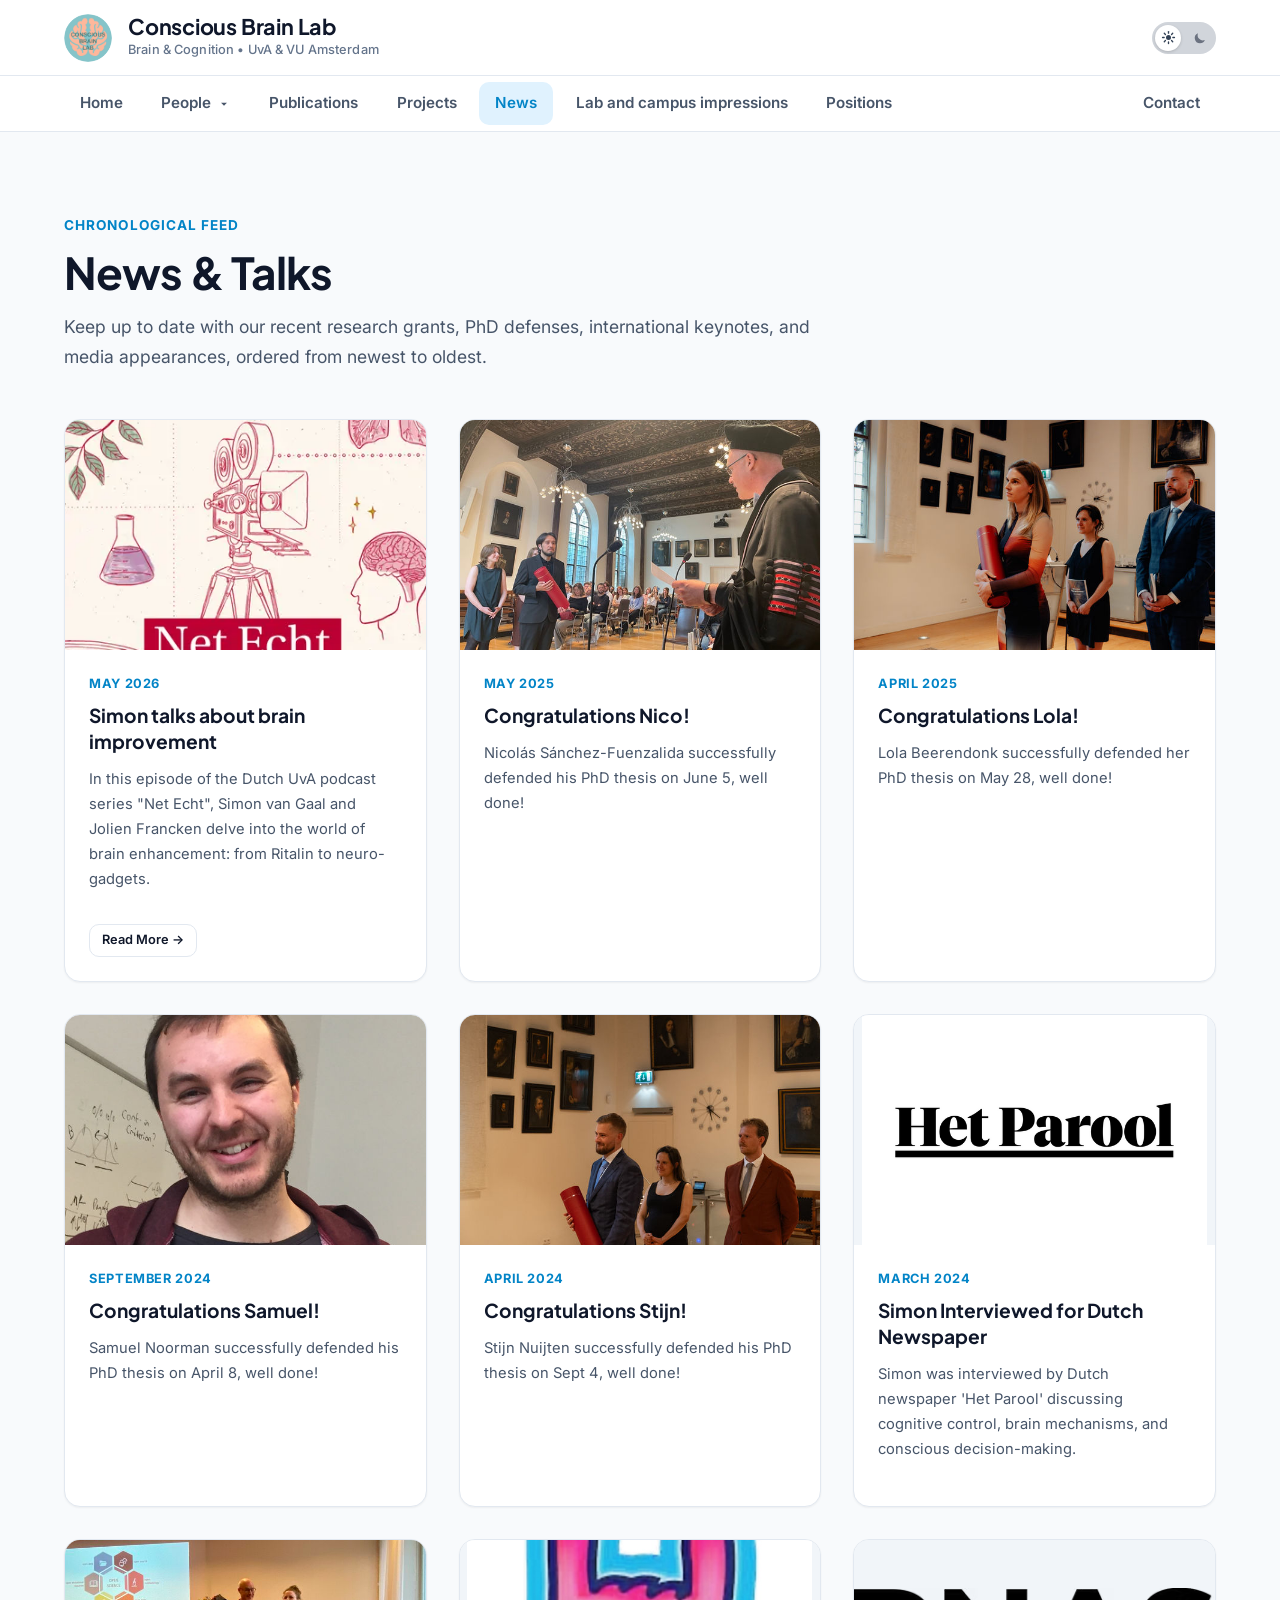
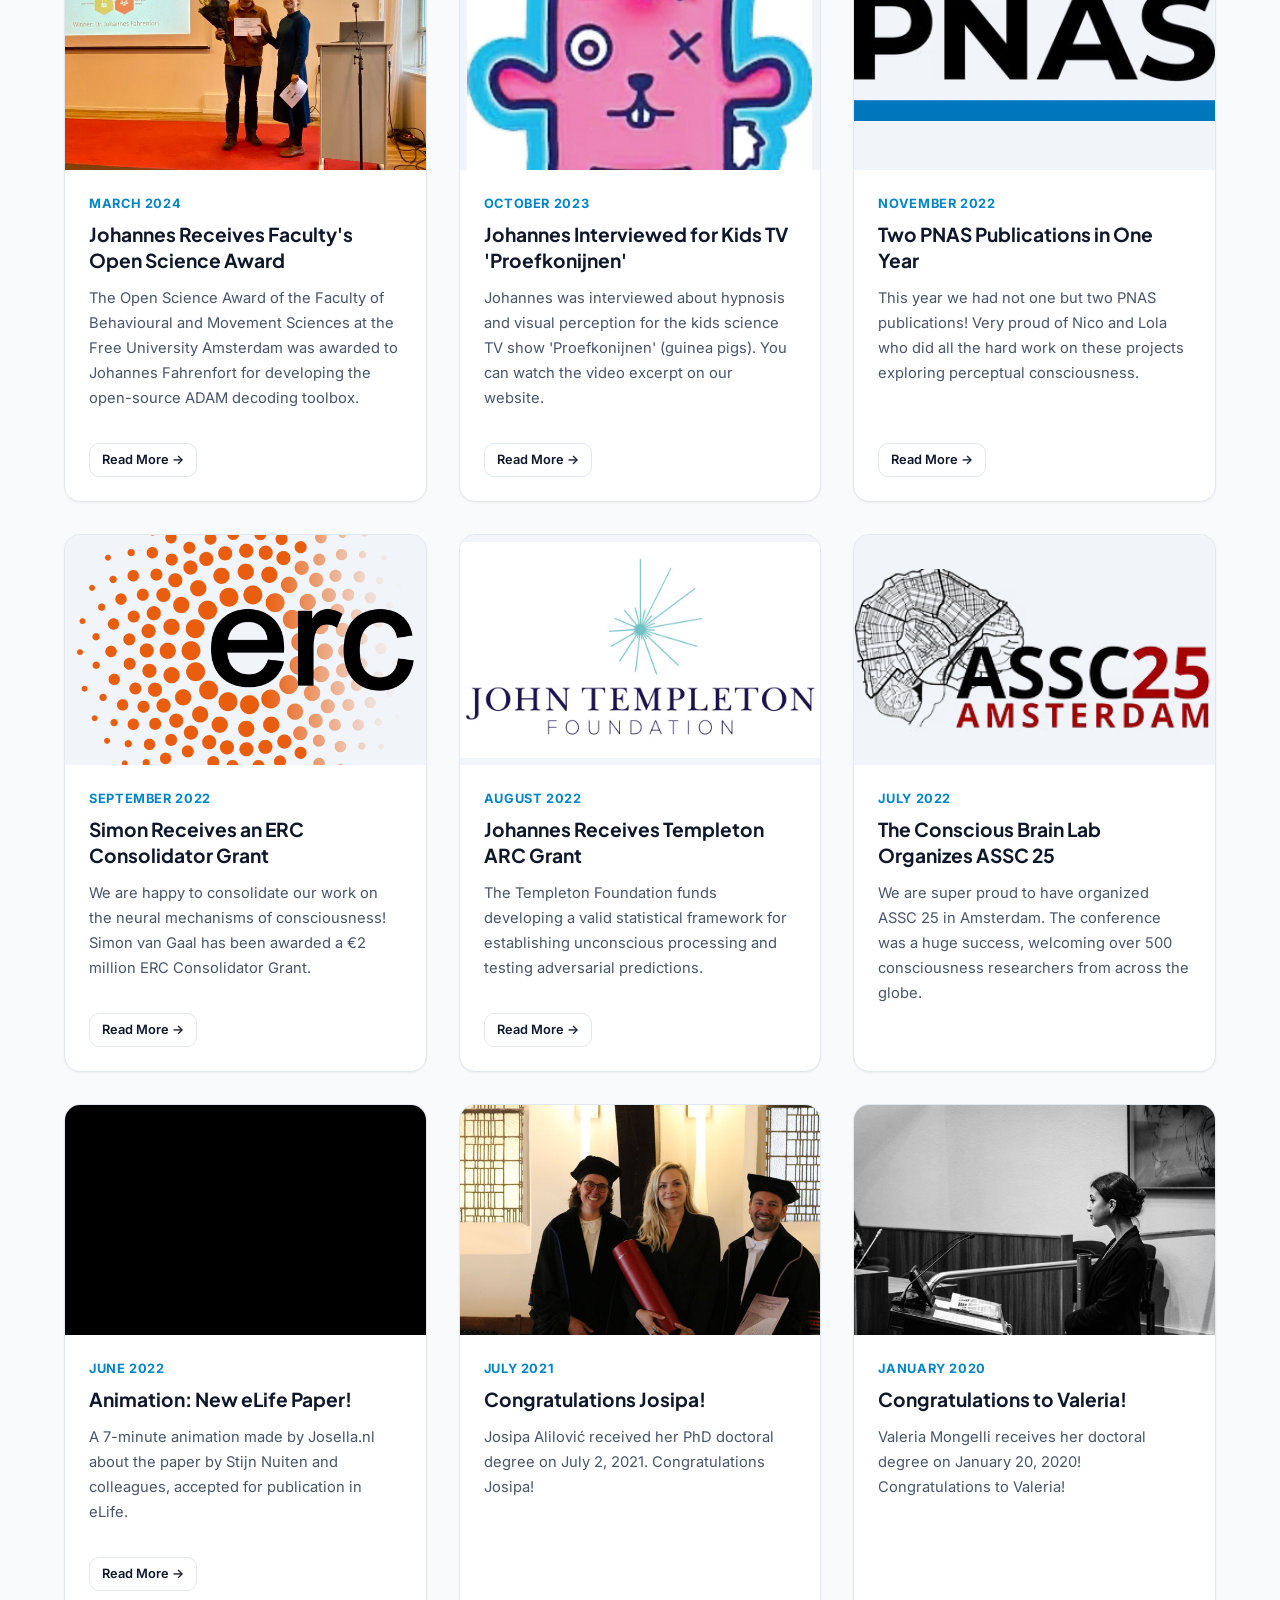
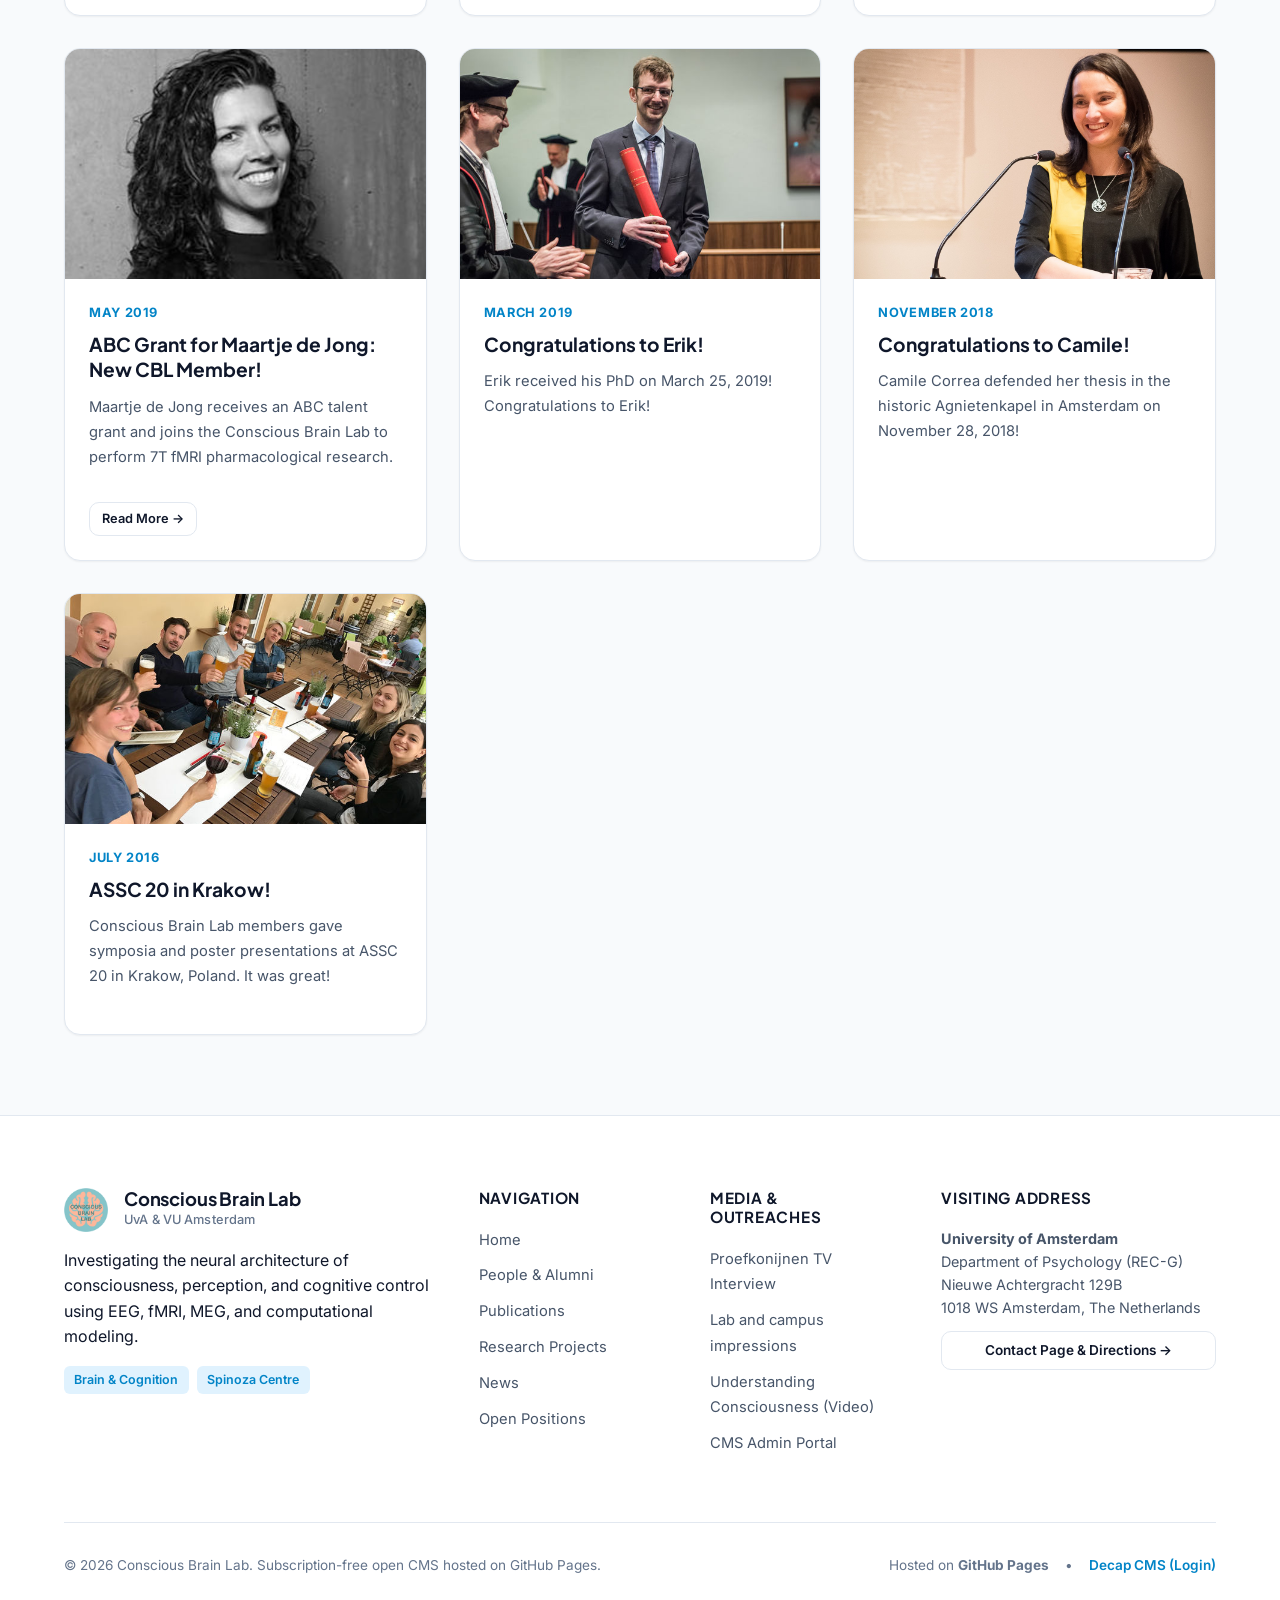
<file: news/index.html>
<!DOCTYPE html>
<html lang="en">
<head>
  <meta charset="UTF-8">
  <meta name="viewport" content="width=device-width, initial-scale=1.0">
  <title>News &amp; Talks | Conscious Brain Lab</title>
  <meta name="description" content="Latest news, PhD defenses, research grants, publications, and talks from the Conscious Brain Lab at the University of Amsterdam.">
  <link rel="icon" type="image/jpeg" href="../assets/images/CBL_logo.png">
  <!-- Google Fonts -->
  <link rel="preconnect" href="https://fonts.googleapis.com">
  <link rel="preconnect" href="https://fonts.gstatic.com" crossorigin>
  <link href="https://fonts.googleapis.com/css2?family=Inter:wght@400;500;600;700;800&family=Plus+Jakarta+Sans:wght@700;800&display=swap" rel="stylesheet">
  <!-- Stylesheets -->
  <link rel="stylesheet" href="../assets/css/style.css?v=20261113_theme_toggle">
  <link rel="stylesheet" href="../assets/css/publications.css?v=20260905_contain">
  <!-- Preload Top News Row Images (Top 3 Cards) -->
  <link rel="preload" as="image" href="/assets/images/42349178-1730715493125-0b8ee178c5f51.jpg.webp" fetchpriority="high">
  <link rel="preload" as="image" href="/assets/images/news_nico.jpg" fetchpriority="high">
  <link rel="preload" as="image" href="/assets/images/news_lola.jpg" fetchpriority="high">
</head>
<body>
  <header class="site-header">
    <div class="header-top-bar">
      <div class="container top-bar-inner">
        <a href="../" class="brand-logo-link">
          <img src="../assets/images/CBL_logo.png" alt="Conscious Brain Lab Logo" class="brand-logo-img" />
          <div class="brand-text-block">
            <span class="brand-title">Conscious Brain Lab</span>
            <span class="brand-sub">Brain &amp; Cognition • UvA &amp; VU Amsterdam</span>
          </div>
        </a>

        <div class="top-bar-actions">
          <button class="theme-toggle-btn" id="theme-toggle" role="switch" aria-checked="false" aria-label="Toggle Dark/Light Mode" title="Toggle Dark/Light Theme">
            <span class="theme-toggle-thumb" aria-hidden="true"></span>
            <span class="theme-toggle-slot theme-toggle-slot--sun" aria-hidden="true">
              <svg viewBox="0 0 24 24" width="15" height="15"><circle cx="12" cy="12" r="4" fill="currentColor"/><g stroke="currentColor" stroke-width="2.2" stroke-linecap="round"><line x1="12" y1="2.5" x2="12" y2="5"/><line x1="12" y1="19" x2="12" y2="21.5"/><line x1="2.5" y1="12" x2="5" y2="12"/><line x1="19" y1="12" x2="21.5" y2="12"/><line x1="5.28" y1="5.28" x2="7.05" y2="7.05"/><line x1="16.95" y1="16.95" x2="18.72" y2="18.72"/><line x1="18.72" y1="5.28" x2="16.95" y2="7.05"/><line x1="7.05" y1="16.95" x2="5.28" y2="18.72"/></g></svg>
            </span>
            <span class="theme-toggle-slot theme-toggle-slot--moon" aria-hidden="true">
              <svg viewBox="0 0 24 24" width="14" height="14"><path fill="currentColor" d="M20.354 15.354A9 9 0 018.646 3.646 9.003 9.003 0 0012 21a9.003 9.003 0 008.354-5.646z"/></svg>
            </span>
          </button>
          <button class="mobile-toggle-btn" id="mobile-toggle" aria-label="Open Mobile Menu">&#9776;</button>
        </div>
      </div>
    </div>

    <div class="header-nav-bar">
      <div class="container">
        <nav class="main-nav">
          <ul class="nav-menu" id="nav-menu">
            <li class="nav-item">
              <a href="../" class="nav-link ">Home</a>
            </li>
            <li class="nav-item">
              <a href="../members/" class="nav-link ">
                People
                <svg viewBox="0 0 24 24" width="14" height="14" fill="currentColor"><path d="M7 10l5 5 5-5z"/></svg>
              </a>
              <ul class="dropdown-menu">
                <li><a href="../members/#pi" class="dropdown-item">Principal Investigators</a></li>
                <li><a href="../members/#current" class="dropdown-item">Current Lab Members</a></li>
                <li><a href="../members/#alumni" class="dropdown-item">Lab Alumni</a></li>
              </ul>
            </li>
            <li class="nav-item">
              <a href="../publications/" class="nav-link ">Publications</a>
            </li>
            <li class="nav-item">
              <a href="../projects/" class="nav-link ">Projects</a>
            </li>
            <li class="nav-item">
              <a href="../news/" class="nav-link active">News</a>
            </li>
            <li class="nav-item">
              <a href="../lab-and-campus-impressions/" class="nav-link ">Lab and campus impressions</a>
            </li>
            <li class="nav-item">
              <a href="../vacatures/" class="nav-link ">Positions</a>
            </li>
            <li class="nav-item nav-item-right">
              <a href="../contact/" class="nav-link ">Contact</a>
            </li>
          </ul>
        </nav>
      </div>
    </div>
  </header>

  <main class="section-padding">
    <div class="container">
      <div class="section-header">
        <span class="section-subtitle">Chronological Feed</span>
        <h1 class="section-title">News &amp; Talks</h1>
        <p class="section-intro">Keep up to date with our recent research grants, PhD defenses, international keynotes, and media appearances, ordered from newest to oldest.</p>
      </div>

      <!-- News Grid: Strict Chronological Order (Newest to Oldest) -->
      <div class="news-grid">
      <article class="news-card">
        <div class="news-card-img-wrap">
          <img src="/assets/images/42349178-1730715493125-0b8ee178c5f51.jpg.webp" alt="Simon talks about brain improvement" class="news-card-img" data-type="photo" loading="eager" fetchpriority="high" decoding="async" style="object-fit: cover; object-position: center;" onerror="this.parentElement.style.display='none';" />
        </div>
        <div class="news-card-body">
          <span class="news-card-date">May 2026</span>
          <h3 class="news-card-title">Simon talks about brain improvement</h3>
          <p class="news-card-desc">In this episode of the Dutch UvA podcast series "Net Echt", Simon van Gaal and Jolien Francken delve into the world of brain enhancement: from Ritalin to neuro-gadgets. </p>
          <div style="margin-top: 0.75rem;">
            <a href="https://podcastluisteren.nl/ep/Net-Echt-Limitless-je-brein-verbeteren-met-een-pil-kan-dat-En-moeten-we-dat-willen" target="_blank" rel="noopener noreferrer" class="btn btn-secondary" style="font-size: 0.8rem; padding: 0.35rem 0.75rem;">
              Read More &rarr;
            </a>
          </div>
        </div>
      </article>

      <article class="news-card">
        <div class="news-card-img-wrap">
          <img src="/assets/images/news_nico.jpg" alt="Congratulations Nico!" class="news-card-img" data-type="photo" loading="eager" fetchpriority="high" decoding="async" style="object-fit: cover; object-position: center 15%;" onerror="this.parentElement.style.display='none';" />
        </div>
        <div class="news-card-body">
          <span class="news-card-date">May 2025</span>
          <h3 class="news-card-title">Congratulations Nico!</h3>
          <p class="news-card-desc">Nicolás Sánchez-Fuenzalida successfully defended his PhD thesis on June 5, well done!</p>
        </div>
      </article>

      <article class="news-card">
        <div class="news-card-img-wrap">
          <img src="/assets/images/news_lola.jpg" alt="Congratulations Lola!" class="news-card-img" data-type="photo" loading="eager" fetchpriority="high" decoding="async" style="object-fit: cover; object-position: center 15%;" onerror="this.parentElement.style.display='none';" />
        </div>
        <div class="news-card-body">
          <span class="news-card-date">April 2025</span>
          <h3 class="news-card-title">Congratulations Lola!</h3>
          <p class="news-card-desc">Lola Beerendonk successfully defended her PhD thesis on May 28, well done!</p>
        </div>
      </article>

      <article class="news-card">
        <div class="news-card-img-wrap">
          <img src="/assets/images/news_samuel.jpg" alt="Congratulations Samuel!" class="news-card-img" data-type="photo" loading="lazy" decoding="async" style="object-fit: cover; object-position: center 15%;" onerror="this.parentElement.style.display='none';" />
        </div>
        <div class="news-card-body">
          <span class="news-card-date">September 2024</span>
          <h3 class="news-card-title">Congratulations Samuel!</h3>
          <p class="news-card-desc">Samuel Noorman successfully defended his PhD thesis on April 8, well done!</p>
        </div>
      </article>

      <article class="news-card">
        <div class="news-card-img-wrap">
          <img src="/assets/images/news_stijn.jpg" alt="Congratulations Stijn!" class="news-card-img" data-type="photo" loading="lazy" decoding="async" style="object-fit: cover; object-position: center 15%;" onerror="this.parentElement.style.display='none';" />
        </div>
        <div class="news-card-body">
          <span class="news-card-date">April 2024</span>
          <h3 class="news-card-title">Congratulations Stijn!</h3>
          <p class="news-card-desc">Stijn Nuijten successfully defended his PhD thesis on Sept 4, well done!</p>
        </div>
      </article>

      <article class="news-card">
        <div class="news-card-img-wrap">
          <img src="/assets/images/news_simon_nrc.png" alt="Simon Interviewed for Dutch Newspaper" class="news-card-img news-card-logo" data-type="logo" loading="lazy" decoding="async" style="object-fit: contain; background: var(--bg-tertiary);" onerror="this.parentElement.style.display='none';" />
        </div>
        <div class="news-card-body">
          <span class="news-card-date">March 2024</span>
          <h3 class="news-card-title">Simon Interviewed for Dutch Newspaper</h3>
          <p class="news-card-desc">Simon was interviewed by Dutch newspaper 'Het Parool' discussing cognitive control, brain mechanisms, and conscious decision-making.</p>
        </div>
      </article>

      <article class="news-card">
        <div class="news-card-img-wrap">
          <img src="/assets/images/1713272486650.jpeg" alt="Johannes Receives Faculty's Open Science Award" class="news-card-img" data-type="photo" loading="lazy" decoding="async" style="object-fit: cover; object-position: center;" onerror="this.parentElement.style.display='none';" />
        </div>
        <div class="news-card-body">
          <span class="news-card-date">March 2024</span>
          <h3 class="news-card-title">Johannes Receives Faculty's Open Science Award</h3>
          <p class="news-card-desc">The Open Science Award of the Faculty of Behavioural and Movement Sciences at the Free University Amsterdam was awarded to Johannes Fahrenfort for developing the open-source ADAM decoding toolbox.</p>
          <div style="margin-top: 0.75rem;">
            <a href="https://www.linkedin.com/posts/fahrenfort_last-week-i-received-the-open-science-award-activity-7185985651257790464-X5D2" target="_blank" rel="noopener noreferrer" class="btn btn-secondary" style="font-size: 0.8rem; padding: 0.35rem 0.75rem;">
              Read More &rarr;
            </a>
          </div>
        </div>
      </article>

      <article class="news-card">
        <div class="news-card-img-wrap">
          <img src="/assets/images/news_tv_proefkonijnen.jpg" alt="Johannes Interviewed for Kids TV 'Proefkonijnen'" class="news-card-img news-card-logo" data-type="logo" loading="lazy" decoding="async" style="object-fit: contain; background: var(--bg-tertiary);" onerror="this.parentElement.style.display='none';" />
        </div>
        <div class="news-card-body">
          <span class="news-card-date">October 2023</span>
          <h3 class="news-card-title">Johannes Interviewed for Kids TV 'Proefkonijnen'</h3>
          <p class="news-card-desc">Johannes was interviewed about hypnosis and visual perception for the kids science TV show 'Proefkonijnen' (guinea pigs). You can watch the video excerpt on our website.</p>
          <div style="margin-top: 0.75rem;">
            <a href="/proefkonijnen/" target="_blank" rel="noopener noreferrer" class="btn btn-secondary" style="font-size: 0.8rem; padding: 0.35rem 0.75rem;">
              Read More &rarr;
            </a>
          </div>
        </div>
      </article>

      <article class="news-card">
        <div class="news-card-img-wrap">
          <img src="/assets/images/pnas_logo.png" alt="Two PNAS Publications in One Year" class="news-card-img news-card-logo" data-type="logo" loading="lazy" decoding="async" style="object-fit: contain; background: var(--bg-tertiary);" onerror="this.parentElement.style.display='none';" />
        </div>
        <div class="news-card-body">
          <span class="news-card-date">November 2022</span>
          <h3 class="news-card-title">Two PNAS Publications in One Year</h3>
          <p class="news-card-desc">This year we had not one but two PNAS publications! Very proud of Nico and Lola who did all the hard work on these projects exploring perceptual consciousness.</p>
          <div style="margin-top: 0.75rem;">
            <a href="/publications/" target="_blank" rel="noopener noreferrer" class="btn btn-secondary" style="font-size: 0.8rem; padding: 0.35rem 0.75rem;">
              Read More &rarr;
            </a>
          </div>
        </div>
      </article>

      <article class="news-card">
        <div class="news-card-img-wrap">
          <img src="/assets/images/news_erc.png" alt="Simon Receives an ERC Consolidator Grant" class="news-card-img news-card-logo" data-type="logo" loading="lazy" decoding="async" style="object-fit: contain; background: var(--bg-tertiary);" onerror="this.parentElement.style.display='none';" />
        </div>
        <div class="news-card-body">
          <span class="news-card-date">September 2022</span>
          <h3 class="news-card-title">Simon Receives an ERC Consolidator Grant</h3>
          <p class="news-card-desc">We are happy to consolidate our work on the neural mechanisms of consciousness! Simon van Gaal has been awarded a €2 million ERC Consolidator Grant.</p>
          <div style="margin-top: 0.75rem;">
            <a href="/projects/" target="_blank" rel="noopener noreferrer" class="btn btn-secondary" style="font-size: 0.8rem; padding: 0.35rem 0.75rem;">
              Read More &rarr;
            </a>
          </div>
        </div>
      </article>

      <article class="news-card">
        <div class="news-card-img-wrap">
          <img src="/assets/images/jtf-logo-primary-cmyk.jpg" alt="Johannes Receives Templeton ARC Grant" class="news-card-img news-card-logo" data-type="logo" loading="lazy" decoding="async" style="object-fit: contain; background: var(--bg-tertiary);" onerror="this.parentElement.style.display='none';" />
        </div>
        <div class="news-card-body">
          <span class="news-card-date">August 2022</span>
          <h3 class="news-card-title">Johannes Receives Templeton ARC Grant</h3>
          <p class="news-card-desc">The Templeton Foundation funds developing a valid statistical framework for establishing unconscious processing and testing adversarial predictions.</p>
          <div style="margin-top: 0.75rem;">
            <a href="/projects/" target="_blank" rel="noopener noreferrer" class="btn btn-secondary" style="font-size: 0.8rem; padding: 0.35rem 0.75rem;">
              Read More &rarr;
            </a>
          </div>
        </div>
      </article>

      <article class="news-card">
        <div class="news-card-img-wrap">
          <img src="/assets/images/assclogo.png" alt="The Conscious Brain Lab Organizes ASSC 25" class="news-card-img news-card-logo" data-type="logo" loading="lazy" decoding="async" style="object-fit: contain; background: var(--bg-tertiary);" onerror="this.parentElement.style.display='none';" />
        </div>
        <div class="news-card-body">
          <span class="news-card-date">July 2022</span>
          <h3 class="news-card-title">The Conscious Brain Lab Organizes ASSC 25</h3>
          <p class="news-card-desc">We are super proud to have organized ASSC 25 in Amsterdam. The conference was a huge success, welcoming over 500 consciousness researchers from across the globe.</p>
        </div>
      </article>

      <article class="news-card">
        <div class="news-card-video-wrap">
          <iframe src="https://www.youtube-nocookie.com/embed/ljWN3zmg_Qc" title="Animation: New eLife Paper!" allow="accelerometer; autoplay; clipboard-write; encrypted-media; gyroscope; picture-in-picture" allowfullscreen loading="lazy"></iframe>
        </div>
        <div class="news-card-body">
          <span class="news-card-date">June 2022</span>
          <h3 class="news-card-title">Animation: New eLife Paper!</h3>
          <p class="news-card-desc">A 7-minute animation made by Josella.nl about the paper by Stijn Nuiten and colleagues, accepted for publication in eLife.</p>
          <div style="margin-top: 0.75rem;">
            <a href="/publications/" target="_blank" rel="noopener noreferrer" class="btn btn-secondary" style="font-size: 0.8rem; padding: 0.35rem 0.75rem;">
              Read More &rarr;
            </a>
          </div>
        </div>
      </article>

      <article class="news-card">
        <div class="news-card-img-wrap">
          <img src="/assets/images/news_josipa.jpg" alt="Congratulations Josipa!" class="news-card-img" data-type="photo" loading="lazy" decoding="async" style="object-fit: cover; object-position: center 15%;" onerror="this.parentElement.style.display='none';" />
        </div>
        <div class="news-card-body">
          <span class="news-card-date">July 2021</span>
          <h3 class="news-card-title">Congratulations Josipa!</h3>
          <p class="news-card-desc">Josipa Alilović received her PhD doctoral degree on July 2, 2021. Congratulations Josipa!</p>
        </div>
      </article>

      <article class="news-card">
        <div class="news-card-img-wrap">
          <img src="/assets/images/news_valeria.jpg" alt="Congratulations to Valeria!" class="news-card-img" data-type="photo" loading="lazy" decoding="async" style="object-fit: cover; object-position: center 15%;" onerror="this.parentElement.style.display='none';" />
        </div>
        <div class="news-card-body">
          <span class="news-card-date">January 2020</span>
          <h3 class="news-card-title">Congratulations to Valeria!</h3>
          <p class="news-card-desc">Valeria Mongelli receives her doctoral degree on January 20, 2020! Congratulations to Valeria!</p>
        </div>
      </article>

      <article class="news-card">
        <div class="news-card-img-wrap">
          <img src="/assets/images/maartje_de_jong.jpg" alt="ABC Grant for Maartje de Jong: New CBL Member!" class="news-card-img" data-type="photo" loading="lazy" decoding="async" style="object-fit: cover; object-position: center 15%;" onerror="this.parentElement.style.display='none';" />
        </div>
        <div class="news-card-body">
          <span class="news-card-date">May 2019</span>
          <h3 class="news-card-title">ABC Grant for Maartje de Jong: New CBL Member!</h3>
          <p class="news-card-desc">Maartje de Jong receives an ABC talent grant and joins the Conscious Brain Lab to perform 7T fMRI pharmacological research.</p>
          <div style="margin-top: 0.75rem;">
            <a href="/members/" target="_blank" rel="noopener noreferrer" class="btn btn-secondary" style="font-size: 0.8rem; padding: 0.35rem 0.75rem;">
              Read More &rarr;
            </a>
          </div>
        </div>
      </article>

      <article class="news-card">
        <div class="news-card-img-wrap">
          <img src="/assets/images/news_erik.jpg" alt="Congratulations to Erik!" class="news-card-img" data-type="photo" loading="lazy" decoding="async" style="object-fit: cover; object-position: center 15%;" onerror="this.parentElement.style.display='none';" />
        </div>
        <div class="news-card-body">
          <span class="news-card-date">March 2019</span>
          <h3 class="news-card-title">Congratulations to Erik!</h3>
          <p class="news-card-desc">Erik received his PhD on March 25, 2019! Congratulations to Erik!</p>
        </div>
      </article>

      <article class="news-card">
        <div class="news-card-img-wrap">
          <img src="/assets/images/camile_defense.jpg" alt="Congratulations to Camile!" class="news-card-img" data-type="photo" loading="lazy" decoding="async" style="object-fit: cover; object-position: center center;" onerror="this.parentElement.style.display='none';" />
        </div>
        <div class="news-card-body">
          <span class="news-card-date">November 2018</span>
          <h3 class="news-card-title">Congratulations to Camile!</h3>
          <p class="news-card-desc">Camile Correa defended her thesis in the historic Agnietenkapel in Amsterdam on November 28, 2018!</p>
        </div>
      </article>

      <article class="news-card">
        <div class="news-card-img-wrap">
          <img src="/assets/images/news_krakow.jpeg" alt="ASSC 20 in Krakow!" class="news-card-img" data-type="photo" loading="lazy" decoding="async" style="object-fit: cover; object-position: center 20%;" onerror="this.parentElement.style.display='none';" />
        </div>
        <div class="news-card-body">
          <span class="news-card-date">July 2016</span>
          <h3 class="news-card-title">ASSC 20 in Krakow!</h3>
          <p class="news-card-desc">Conscious Brain Lab members gave symposia and poster presentations at ASSC 20 in Krakow, Poland. It was great!</p>
        </div>
      </article>
      </div>
    </div>
  </main>

  <footer class="site-footer">
    <div class="container">
      <div class="footer-grid">
        <div class="footer-brand">
          <div class="brand-logo-link">
            <img src="../assets/images/CBL_logo.png" alt="Conscious Brain Lab" style="width: 44px; height: 44px; border-radius: 8px; object-fit: cover;" />
            <div class="brand-text-block">
              <span class="brand-title" style="font-size: 1.15rem;">Conscious Brain Lab</span>
              <span class="brand-sub">UvA &amp; VU Amsterdam</span>
            </div>
          </div>
          <p style="margin-top: 1rem;">Investigating the neural architecture of consciousness, perception, and cognitive control using EEG, fMRI, MEG, and computational modeling.</p>
          <div style="margin-top: 1rem; display: flex; gap: 0.5rem; flex-wrap: wrap;">
            <span class="tag tag-accent">Brain &amp; Cognition</span>
            <span class="tag tag-accent">Spinoza Centre</span>
          </div>
        </div>

        <div>
          <h4 class="footer-heading">Navigation</h4>
          <ul class="footer-links">
            <li><a href="../">Home</a></li>
            <li><a href="../members/">People &amp; Alumni</a></li>
            <li><a href="../publications/">Publications</a></li>
            <li><a href="../projects/">Research Projects</a></li>
            <li><a href="../news/">News</a></li>
            <li><a href="../vacatures/">Open Positions</a></li>
          </ul>
        </div>

        <div>
          <h4 class="footer-heading">Media &amp; Outreaches</h4>
          <ul class="footer-links">
            <li><a href="../proefkonijnen/">Proefkonijnen TV Interview</a></li>
            <li><a href="../lab-and-campus-impressions/">Lab and campus impressions</a></li>
            <li><a href="https://www.youtube.com/watch?v=rqIEIMXOwHk" target="_blank" rel="noopener">Understanding Consciousness (Video)</a></li>
            <li><a href="../admin/">CMS Admin Portal</a></li>
          </ul>
        </div>

        <div>
          <h4 class="footer-heading">Visiting Address</h4>
          <p style="font-size: 0.9rem; color: var(--text-secondary); margin-bottom: 0.75rem;">
            <strong>University of Amsterdam</strong><br>
            Department of Psychology (REC-G)<br>
            Nieuwe Achtergracht 129B<br>
            1018 WS Amsterdam, The Netherlands
          </p>
          <a href="../contact/" class="btn btn-secondary" style="width: 100%; font-size: 0.85rem; padding: 0.5rem 1rem;">
            Contact Page &amp; Directions &rarr;
          </a>
        </div>
      </div>

      <div class="footer-bottom">
        <div>
          &copy; 2026 Conscious Brain Lab. Subscription-free open CMS hosted on GitHub Pages.
        </div>
        <div style="display: flex; gap: 1rem; align-items: center;">
          <span>Hosted on <strong>GitHub Pages</strong></span>
          <span>•</span>
          <a href="../admin/" style="color: var(--accent-primary); font-weight: 600;" title="Login to Decap CMS to manage website content">Decap CMS (Login)</a>
        </div>
      </div>
    </div>
  </footer>

  <script src="../assets/js/main.js?v=20261113_theme_toggle"></script>
  <script src="../assets/js/news.js?v=20260905_clean"></script>
</body>
</html>
</file>
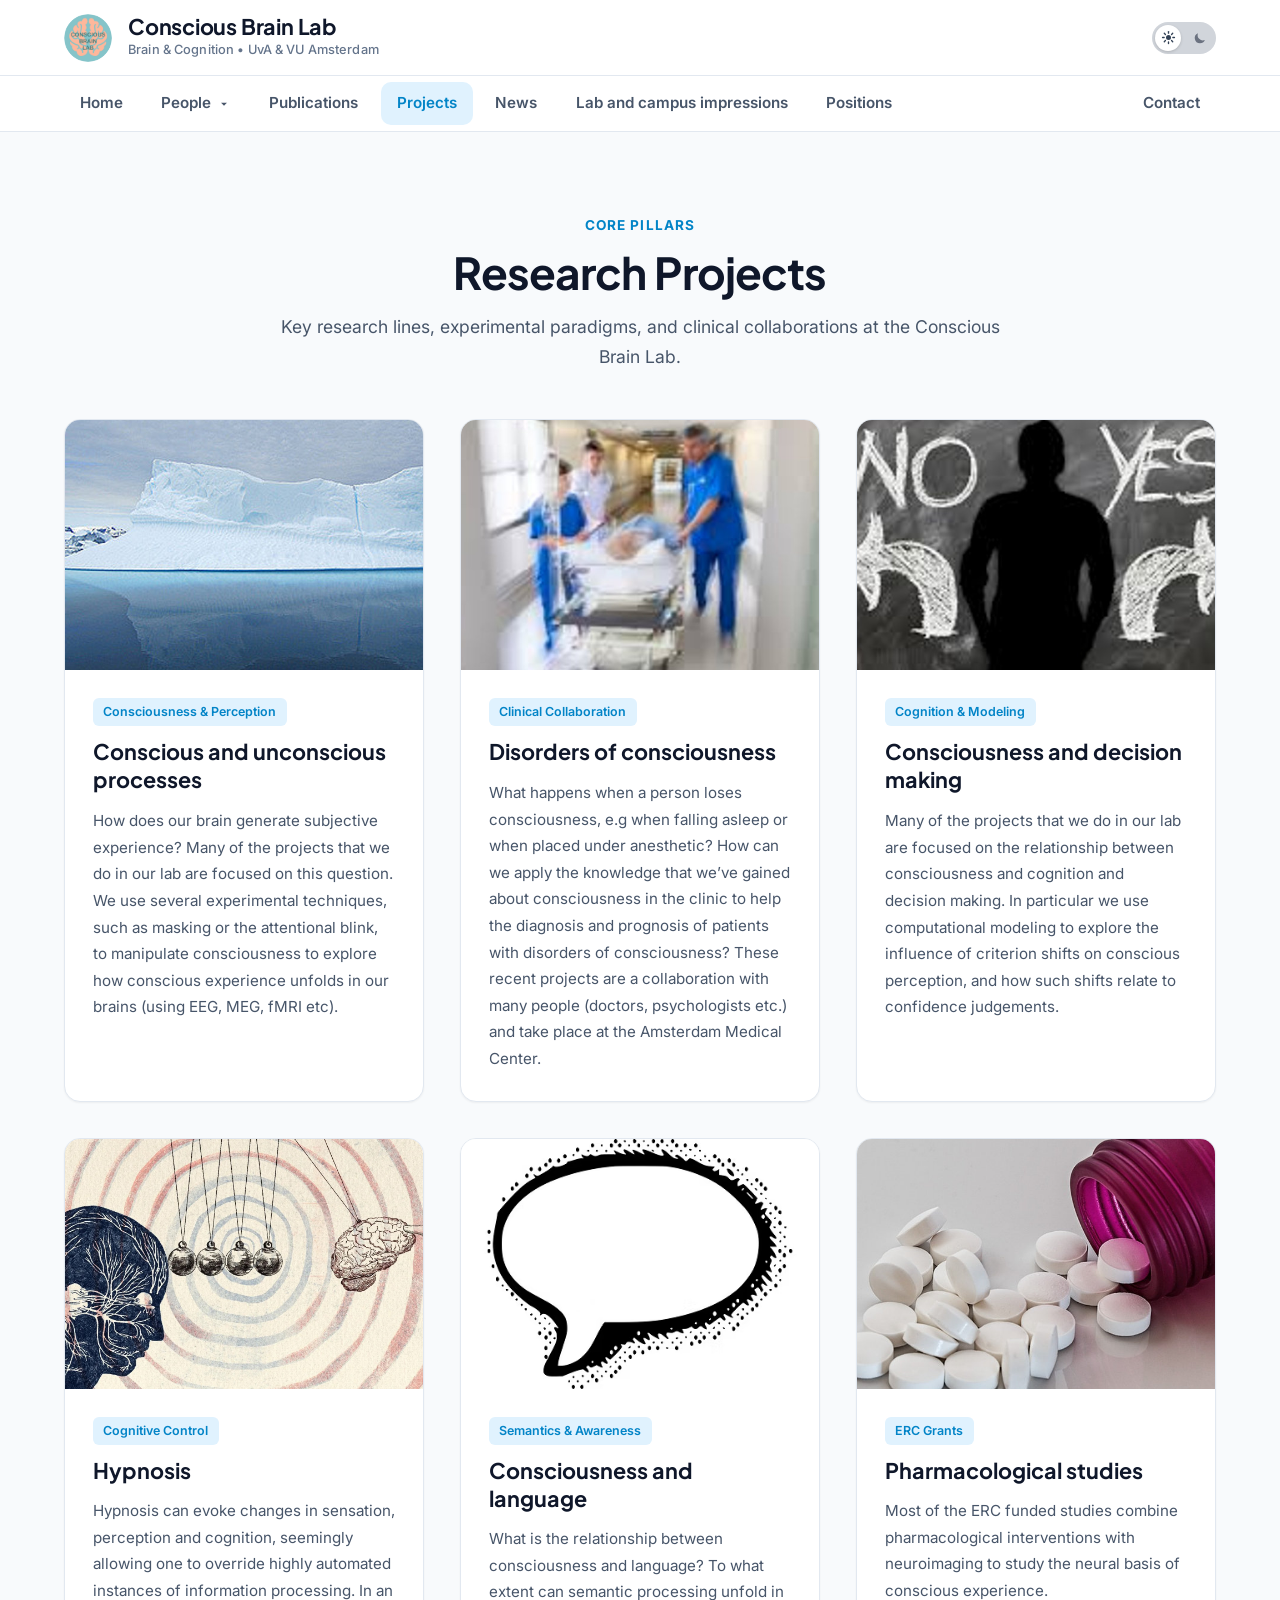
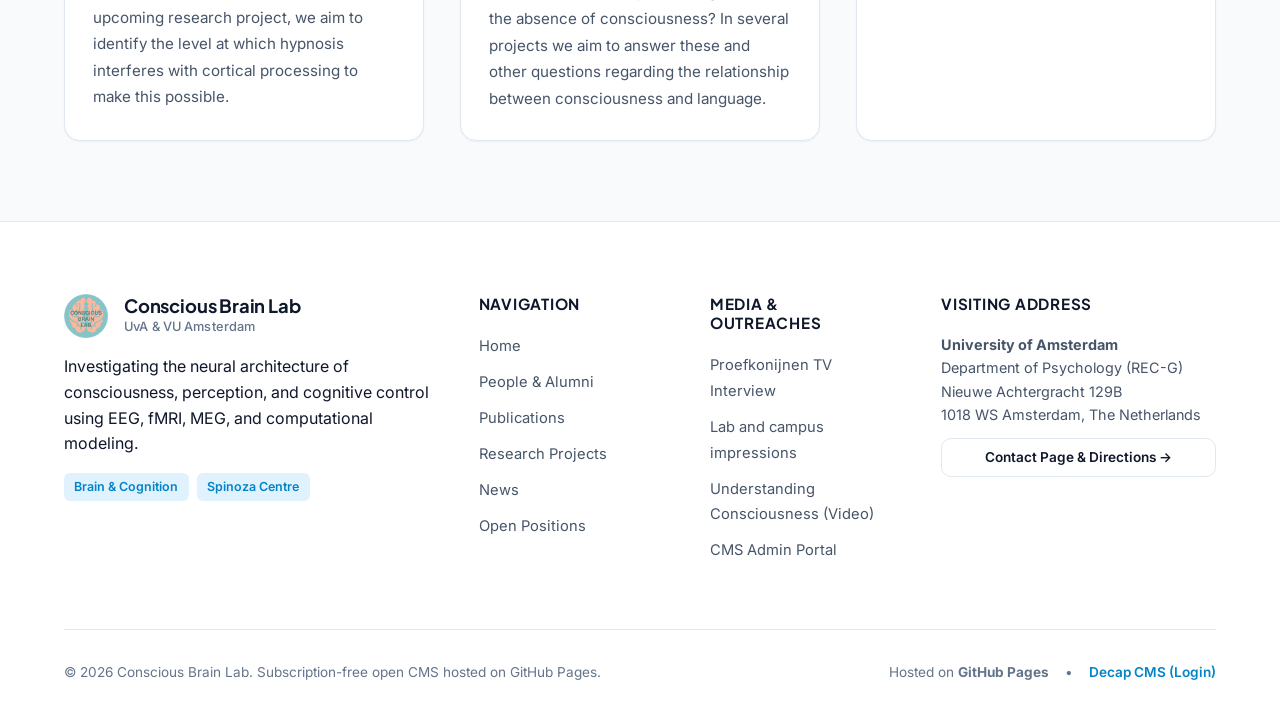
<file: projects/index.html>
<!DOCTYPE html>
<html lang="en">
<head>
  <meta charset="UTF-8">
  <meta name="viewport" content="width=device-width, initial-scale=1.0">
  <title>Conscious Brain Lab | University of Amsterdam</title>
  <meta name="description" content="Conscious Brain Lab investigates the neural correlates of consciousness, cognitive control, perception, and subjective experience using EEG, fMRI, MEG, and computational modeling.">
  <link rel="icon" type="image/jpeg" href="../assets/images/CBL_logo.png">
  <!-- Google Fonts -->
  <link rel="preconnect" href="https://fonts.googleapis.com">
  <link rel="preconnect" href="https://fonts.gstatic.com" crossorigin>
  <link href="https://fonts.googleapis.com/css2?family=Inter:wght@400;500;600;700;800&family=Plus+Jakarta+Sans:wght@700;800&display=swap" rel="stylesheet">
  <!-- Stylesheets -->
  <link rel="stylesheet" href="../assets/css/style.css?v=20261113_theme_toggle">
  <link rel="stylesheet" href="../assets/css/publications.css?v=20260905_mobile">
  <!-- Preload Above-the-Fold Project Images (Top 3 Cards) -->
  <link rel="preload" as="image" href="/assets/images/project_conscious_unconscious.jpg" fetchpriority="high">
  <link rel="preload" as="image" href="/assets/images/project_disorders.jpg" fetchpriority="high">
  <link rel="preload" as="image" href="/assets/images/project_decision_making.jpg" fetchpriority="high">
</head>
<body>
  <!-- Global Header with Top Brand Bar and Main Navigation -->
  <header class="site-header">
    <!-- Top Branding Row: Logo & Lab Title all the way at the top with ample breathing room -->
    <div class="header-top-bar">
      <div class="container top-bar-inner">
        <a href="../" class="brand-logo-link">
          <img src="../assets/images/CBL_logo.png" alt="Conscious Brain Lab Logo" class="brand-logo-img" />
          <div class="brand-text-block">
            <span class="brand-title">Conscious Brain Lab</span>
            <span class="brand-sub">Brain &amp; Cognition • UvA &amp; VU Amsterdam</span>
          </div>
        </a>

        <div class="top-bar-actions">
          <button class="theme-toggle-btn" id="theme-toggle" role="switch" aria-checked="false" aria-label="Toggle Dark/Light Mode" title="Toggle Dark/Light Theme">
            <span class="theme-toggle-thumb" aria-hidden="true"></span>
            <span class="theme-toggle-slot theme-toggle-slot--sun" aria-hidden="true">
              <svg viewBox="0 0 24 24" width="15" height="15"><circle cx="12" cy="12" r="4" fill="currentColor"/><g stroke="currentColor" stroke-width="2.2" stroke-linecap="round"><line x1="12" y1="2.5" x2="12" y2="5"/><line x1="12" y1="19" x2="12" y2="21.5"/><line x1="2.5" y1="12" x2="5" y2="12"/><line x1="19" y1="12" x2="21.5" y2="12"/><line x1="5.28" y1="5.28" x2="7.05" y2="7.05"/><line x1="16.95" y1="16.95" x2="18.72" y2="18.72"/><line x1="18.72" y1="5.28" x2="16.95" y2="7.05"/><line x1="7.05" y1="16.95" x2="5.28" y2="18.72"/></g></svg>
            </span>
            <span class="theme-toggle-slot theme-toggle-slot--moon" aria-hidden="true">
              <svg viewBox="0 0 24 24" width="14" height="14"><path fill="currentColor" d="M20.354 15.354A9 9 0 018.646 3.646 9.003 9.003 0 0012 21a9.003 9.003 0 008.354-5.646z"/></svg>
            </span>
          </button>
          <button class="mobile-toggle-btn" id="mobile-toggle" aria-label="Open Mobile Menu">&#9776;</button>
        </div>
      </div>
    </div>

    <!-- Navigation Row: Faithfully replicating original menu structure -->
    <div class="header-nav-bar">
      <div class="container">
        <nav class="main-nav">
          <ul class="nav-menu" id="nav-menu">
            <li class="nav-item">
              <a href="../" class="nav-link ">Home</a>
            </li>
            <li class="nav-item">
              <a href="../members/" class="nav-link ">
                People
                <svg viewBox="0 0 24 24" width="14" height="14" fill="currentColor"><path d="M7 10l5 5 5-5z"/></svg>
              </a>
              <ul class="dropdown-menu">
                <li><a href="../members/#pi" class="dropdown-item">Principal Investigators</a></li>
                <li><a href="../members/#current" class="dropdown-item">Current Lab Members</a></li>
                <li><a href="../members/#alumni" class="dropdown-item">Lab Alumni</a></li>
              </ul>
            </li>
            <li class="nav-item">
              <a href="../publications/" class="nav-link ">Publications</a>
            </li>
            <li class="nav-item">
              <a href="../projects/" class="nav-link active">Projects</a>
            </li>
            <li class="nav-item">
              <a href="../news/" class="nav-link ">News</a>
            </li>
            <li class="nav-item">
              <a href="../lab-and-campus-impressions/" class="nav-link ">Lab and campus impressions</a>
            </li>
            <li class="nav-item">
              <a href="../vacatures/" class="nav-link ">Positions</a>
            </li>
            <li class="nav-item nav-item-right">
              <a href="../contact/" class="nav-link ">Contact</a>
            </li>
          </ul>
        </nav>
      </div>
    </div>
  </header>

  <main class="section-padding">
    <div class="container">
      <div class="section-header" style="text-align: center; max-width: 800px; margin: 0 auto 3rem;">
        <span class="section-subtitle">Core Pillars</span>
        <h1 class="section-title">Research Projects</h1>
        <p class="section-intro" style="margin: 0 auto;">Key research lines, experimental paradigms, and clinical collaborations at the Conscious Brain Lab.</p>
      </div>

      <!-- 6 Authentic Research Projects Grid -->
      <div class="projects-grid">
      <article class="project-card" id="project-conscious-and-unconscious-processes">
        <div class="project-card-img-wrap">
          <img src="/assets/images/project_conscious_unconscious.jpg" alt="Conscious and unconscious processes" class="project-card-img" loading="eager" fetchpriority="high" decoding="async" style="object-fit: cover;" onerror="this.parentElement.style.display='none';" />
        </div>
        <div class="project-card-body">
            <span class="tag tag-accent project-card-tag">Consciousness & Perception</span>
            <h2 class="project-card-title">Conscious and unconscious processes</h2>
            <p class="project-card-desc">How does our brain generate subjective experience? Many of the projects that we do in our lab are focused on this question. We use several experimental techniques, such as masking or the attentional blink, to manipulate consciousness to explore how conscious experience unfolds in our brains (using EEG, MEG, fMRI etc).</p>
          </div>
        </article>

      <article class="project-card" id="project-disorders-of-consciousness">
        <div class="project-card-img-wrap">
          <img src="/assets/images/project_disorders.jpg" alt="Disorders of consciousness" class="project-card-img" loading="eager" fetchpriority="high" decoding="async" style="object-fit: cover;" onerror="this.parentElement.style.display='none';" />
        </div>
        <div class="project-card-body">
            <span class="tag tag-accent project-card-tag">Clinical Collaboration</span>
            <h2 class="project-card-title">Disorders of consciousness</h2>
            <p class="project-card-desc">What happens when a person loses consciousness, e.g when falling asleep or when placed under anesthetic? How can we apply the knowledge that we’ve gained about consciousness in the clinic to help the diagnosis and prognosis of patients with disorders of consciousness? These recent projects are a collaboration with many people (doctors, psychologists etc.) and take place at the Amsterdam Medical Center.</p>
          </div>
        </article>

      <article class="project-card" id="project-consciousness-and-decision-making">
        <div class="project-card-img-wrap">
          <img src="/assets/images/project_decision_making.jpg" alt="Consciousness and decision making" class="project-card-img" loading="eager" fetchpriority="high" decoding="async" style="object-fit: cover;" onerror="this.parentElement.style.display='none';" />
        </div>
        <div class="project-card-body">
            <span class="tag tag-accent project-card-tag">Cognition & Modeling</span>
            <h2 class="project-card-title">Consciousness and decision making</h2>
            <p class="project-card-desc">Many of the projects that we do in our lab are focused on the relationship between consciousness and cognition and decision making. In particular we use computational modeling to explore the influence of criterion shifts on conscious perception, and how such shifts relate to confidence judgements.</p>
          </div>
        </article>

      <article class="project-card" id="project-hypnosis">
        <div class="project-card-img-wrap">
          <img src="/assets/images/project_hypnosis.jpg" alt="Hypnosis" class="project-card-img" loading="lazy" decoding="async" style="object-fit: cover;" onerror="this.parentElement.style.display='none';" />
        </div>
        <div class="project-card-body">
            <span class="tag tag-accent project-card-tag">Cognitive Control</span>
            <h2 class="project-card-title">Hypnosis</h2>
            <p class="project-card-desc">Hypnosis can evoke changes in sensation, perception and cognition, seemingly allowing one to override highly automated instances of information processing. In an upcoming research project, we aim to identify the level at which hypnosis interferes with cortical processing to make this possible.</p>
          </div>
        </article>

      <article class="project-card" id="project-consciousness-and-language">
        <div class="project-card-img-wrap">
          <img src="/assets/images/6f2981_e993b12b48c84ac48bf37265afcd5885~mv2.png.avif" alt="Consciousness and language" class="project-card-img" loading="lazy" decoding="async" style="object-fit: cover;" onerror="this.parentElement.style.display='none';" />
        </div>
        <div class="project-card-body">
            <span class="tag tag-accent project-card-tag">Semantics & Awareness</span>
            <h2 class="project-card-title">Consciousness and language</h2>
            <p class="project-card-desc">What is the relationship between consciousness and language? To what extent can semantic processing unfold in the absence of consciousness? In several projects we aim to answer these and other questions regarding the relationship between consciousness and language.</p>
          </div>
        </article>

      <article class="project-card" id="project-pharmacological-studies">
        <div class="project-card-img-wrap">
          <img src="/assets/images/project_pharmacology.jpg" alt="Pharmacological studies" class="project-card-img" loading="lazy" decoding="async" style="object-fit: cover;" onerror="this.parentElement.style.display='none';" />
        </div>
        <div class="project-card-body">
            <span class="tag tag-accent project-card-tag">ERC Grants</span>
            <h2 class="project-card-title">Pharmacological studies</h2>
            <p class="project-card-desc">Most of the ERC funded studies combine pharmacological interventions with neuroimaging to study the neural basis of conscious experience.</p>
          </div>
        </article>
      </div>
    </div>
  </main>

  <!-- Global Footer -->
  <footer class="site-footer">
    <div class="container">
      <div class="footer-grid">
        <div class="footer-brand">
          <div class="brand-logo-link">
            <img src="../assets/images/CBL_logo.png" alt="Conscious Brain Lab" style="width: 44px; height: 44px; border-radius: 8px; object-fit: cover;" />
            <div class="brand-text-block">
              <span class="brand-title" style="font-size: 1.15rem;">Conscious Brain Lab</span>
              <span class="brand-sub">UvA &amp; VU Amsterdam</span>
            </div>
          </div>
          <p style="margin-top: 1rem;">Investigating the neural architecture of consciousness, perception, and cognitive control using EEG, fMRI, MEG, and computational modeling.</p>
          <div style="margin-top: 1rem; display: flex; gap: 0.5rem; flex-wrap: wrap;">
            <span class="tag tag-accent">Brain &amp; Cognition</span>
            <span class="tag tag-accent">Spinoza Centre</span>
          </div>
        </div>

        <div>
          <h4 class="footer-heading">Navigation</h4>
          <ul class="footer-links">
            <li><a href="../">Home</a></li>
            <li><a href="../members/">People &amp; Alumni</a></li>
            <li><a href="../publications/">Publications</a></li>
            <li><a href="../projects/">Research Projects</a></li>
            <li><a href="../news/">News</a></li>
            <li><a href="../vacatures/">Open Positions</a></li>
          </ul>
        </div>

        <div>
          <h4 class="footer-heading">Media &amp; Outreaches</h4>
          <ul class="footer-links">
            <li><a href="../proefkonijnen/">Proefkonijnen TV Interview</a></li>
            <li><a href="../lab-and-campus-impressions/">Lab and campus impressions</a></li>
            <li><a href="https://www.youtube.com/watch?v=rqIEIMXOwHk" target="_blank" rel="noopener">Understanding Consciousness (Video)</a></li>
            <li><a href="../admin/">CMS Admin Portal</a></li>
          </ul>
        </div>

        <div>
          <h4 class="footer-heading">Visiting Address</h4>
          <p style="font-size: 0.9rem; color: var(--text-secondary); margin-bottom: 0.75rem;">
            <strong>University of Amsterdam</strong><br>
            Department of Psychology (REC-G)<br>
            Nieuwe Achtergracht 129B<br>
            1018 WS Amsterdam, The Netherlands
          </p>
          <a href="../contact/" class="btn btn-secondary" style="width: 100%; font-size: 0.85rem; padding: 0.5rem 1rem;">
            Contact Page &amp; Directions &rarr;
          </a>
        </div>
      </div>

      <div class="footer-bottom">
        <div>
          &copy; 2026 Conscious Brain Lab. Subscription-free open CMS hosted on GitHub Pages.
        </div>
        <div style="display: flex; gap: 1rem; align-items: center;">
          <span>Hosted on <strong>GitHub Pages</strong></span>
          <span>•</span>
          <a href="../admin/" style="color: var(--accent-primary); font-weight: 600;" title="Login to Decap CMS to manage website content">Decap CMS (Login)</a>
        </div>
      </div>
    </div>
  </footer>

  <!-- Scripts -->
  <script src="../assets/js/main.js?v=20261113_theme_toggle"></script>
  <script src="../assets/js/projects.js"></script>
</body>
</html>
</file>
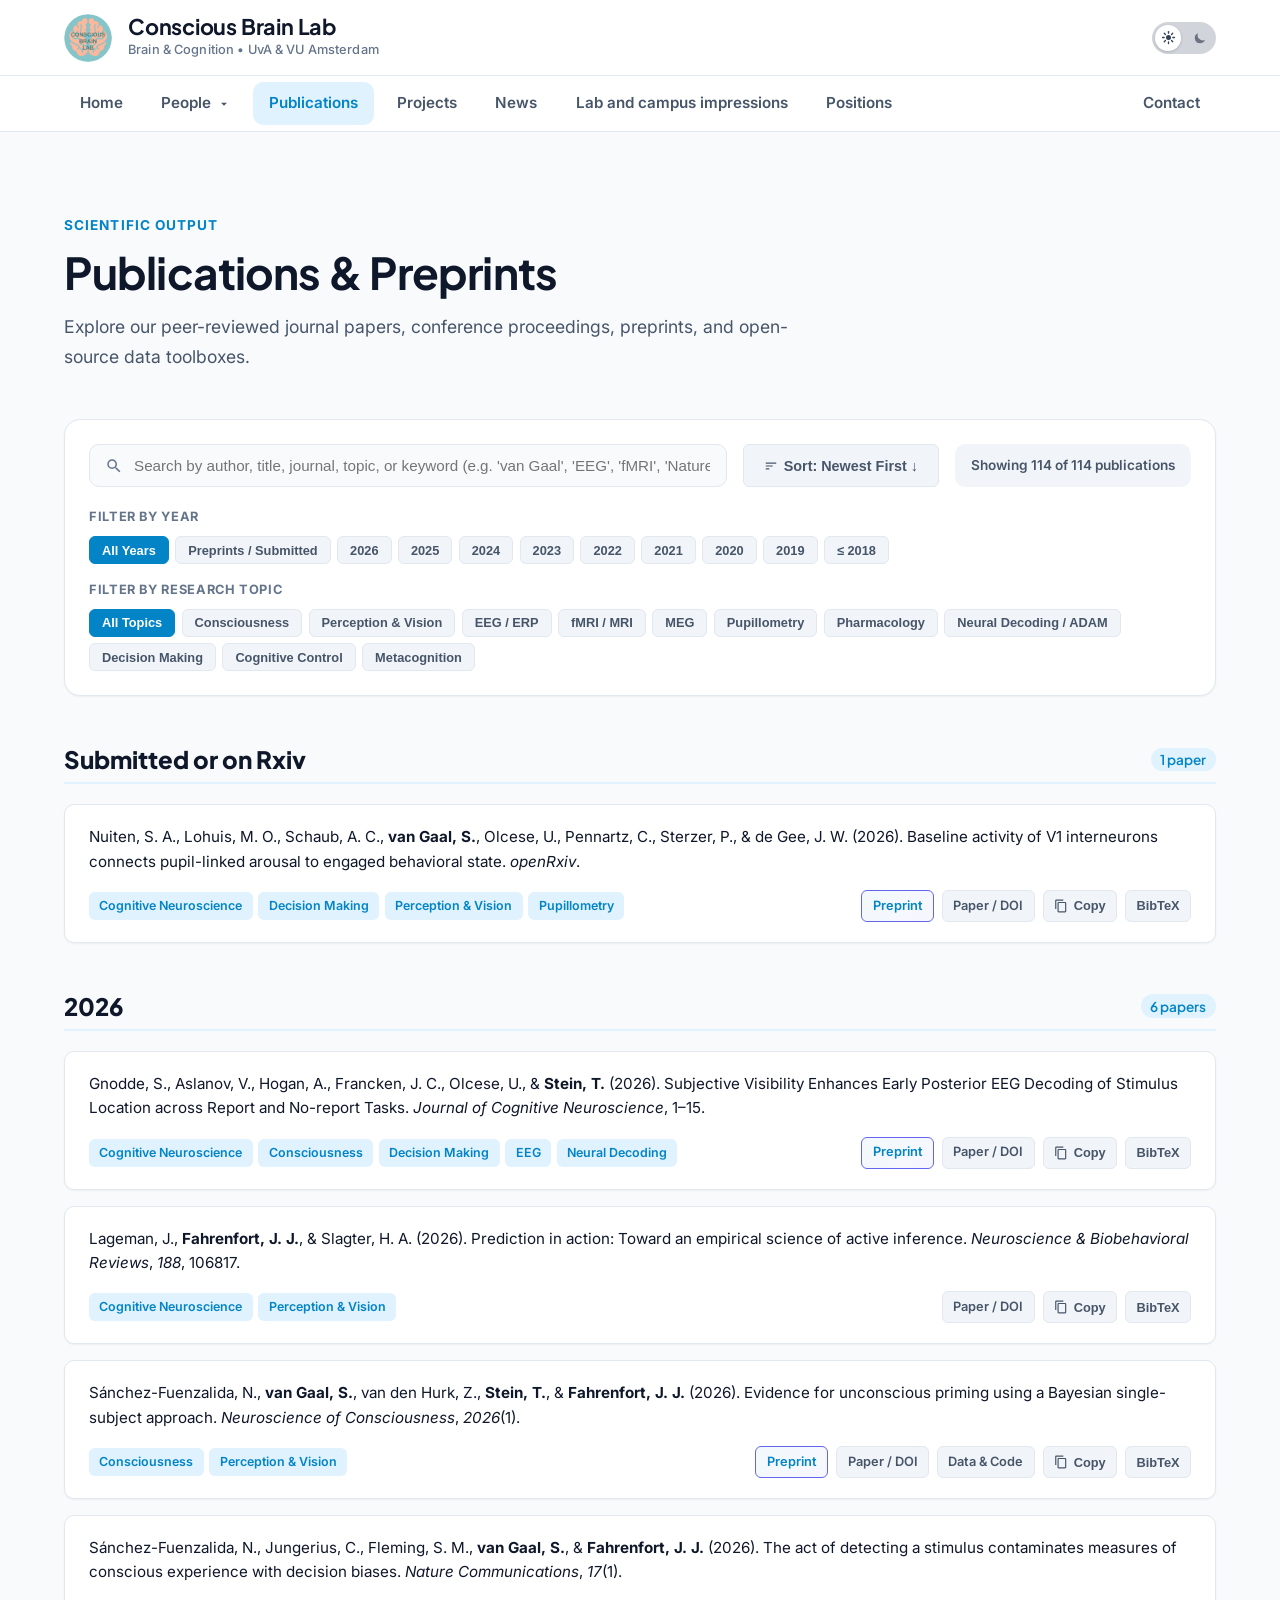
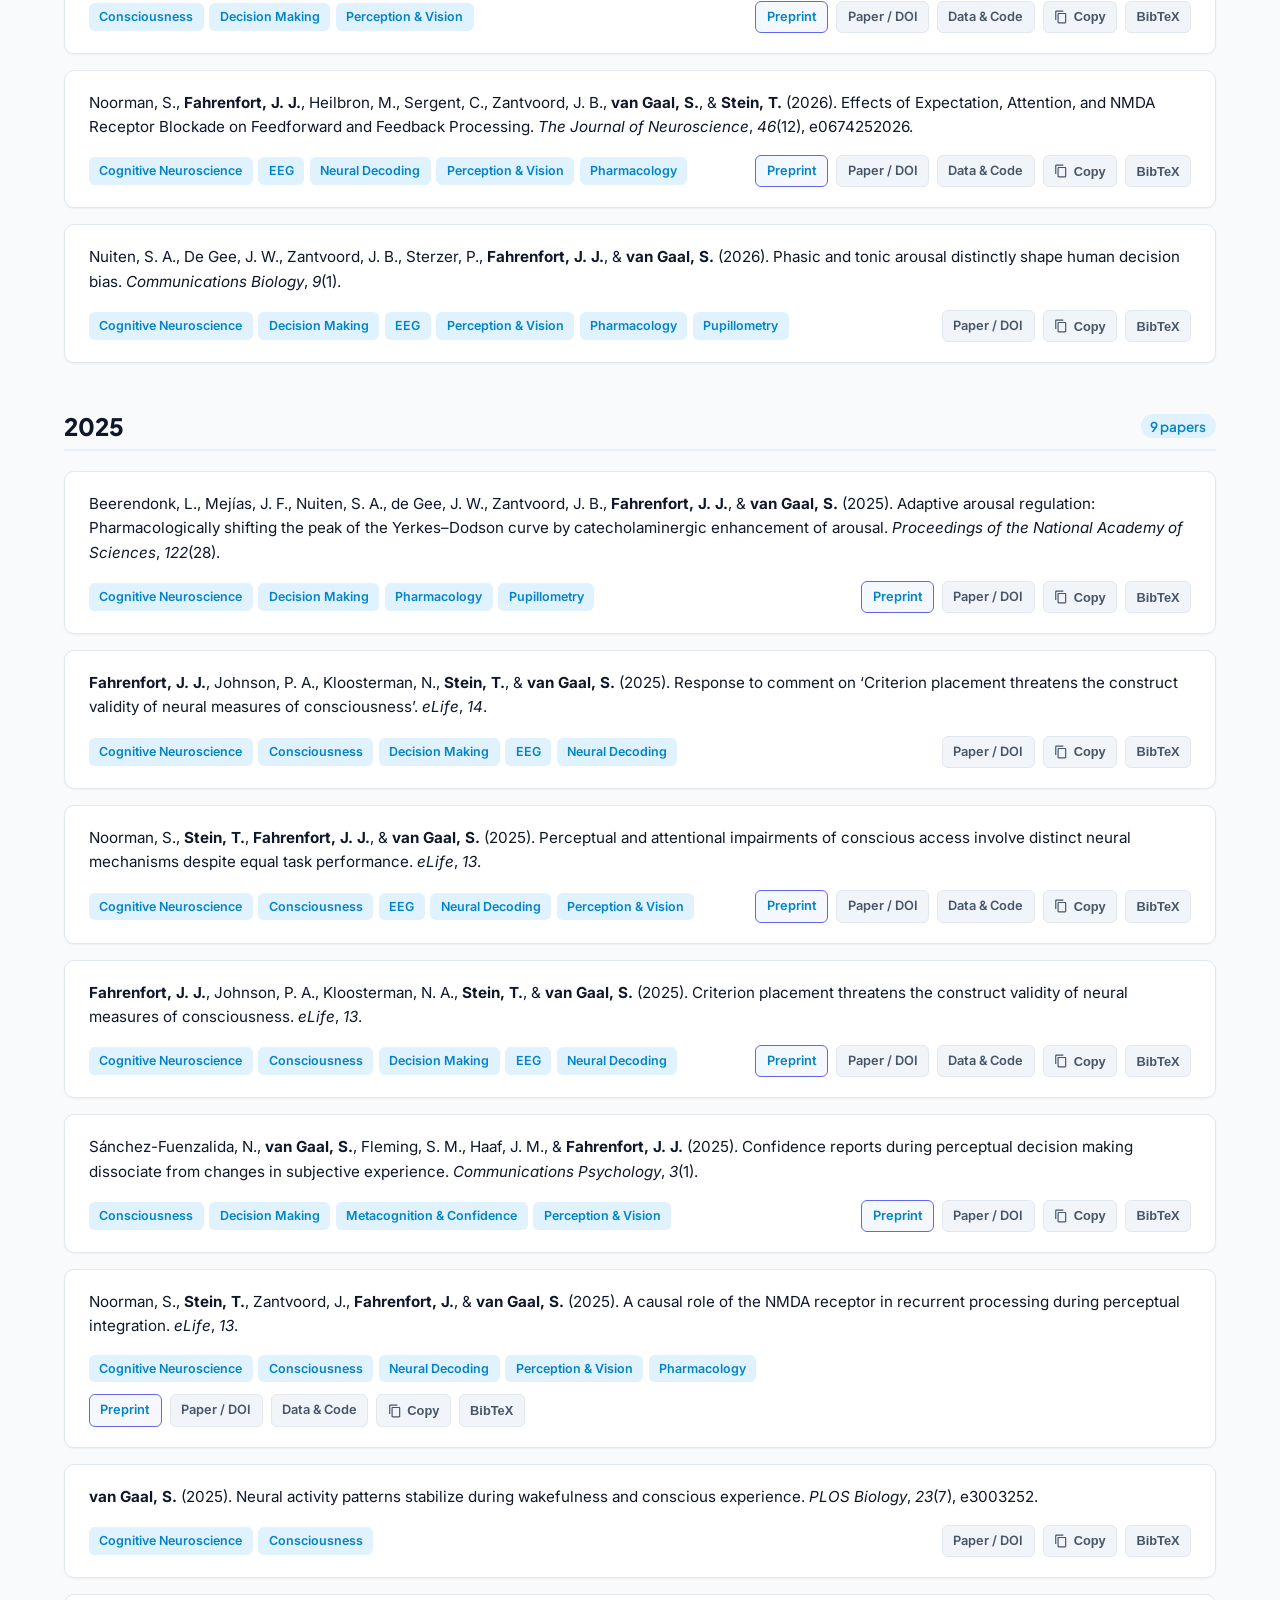
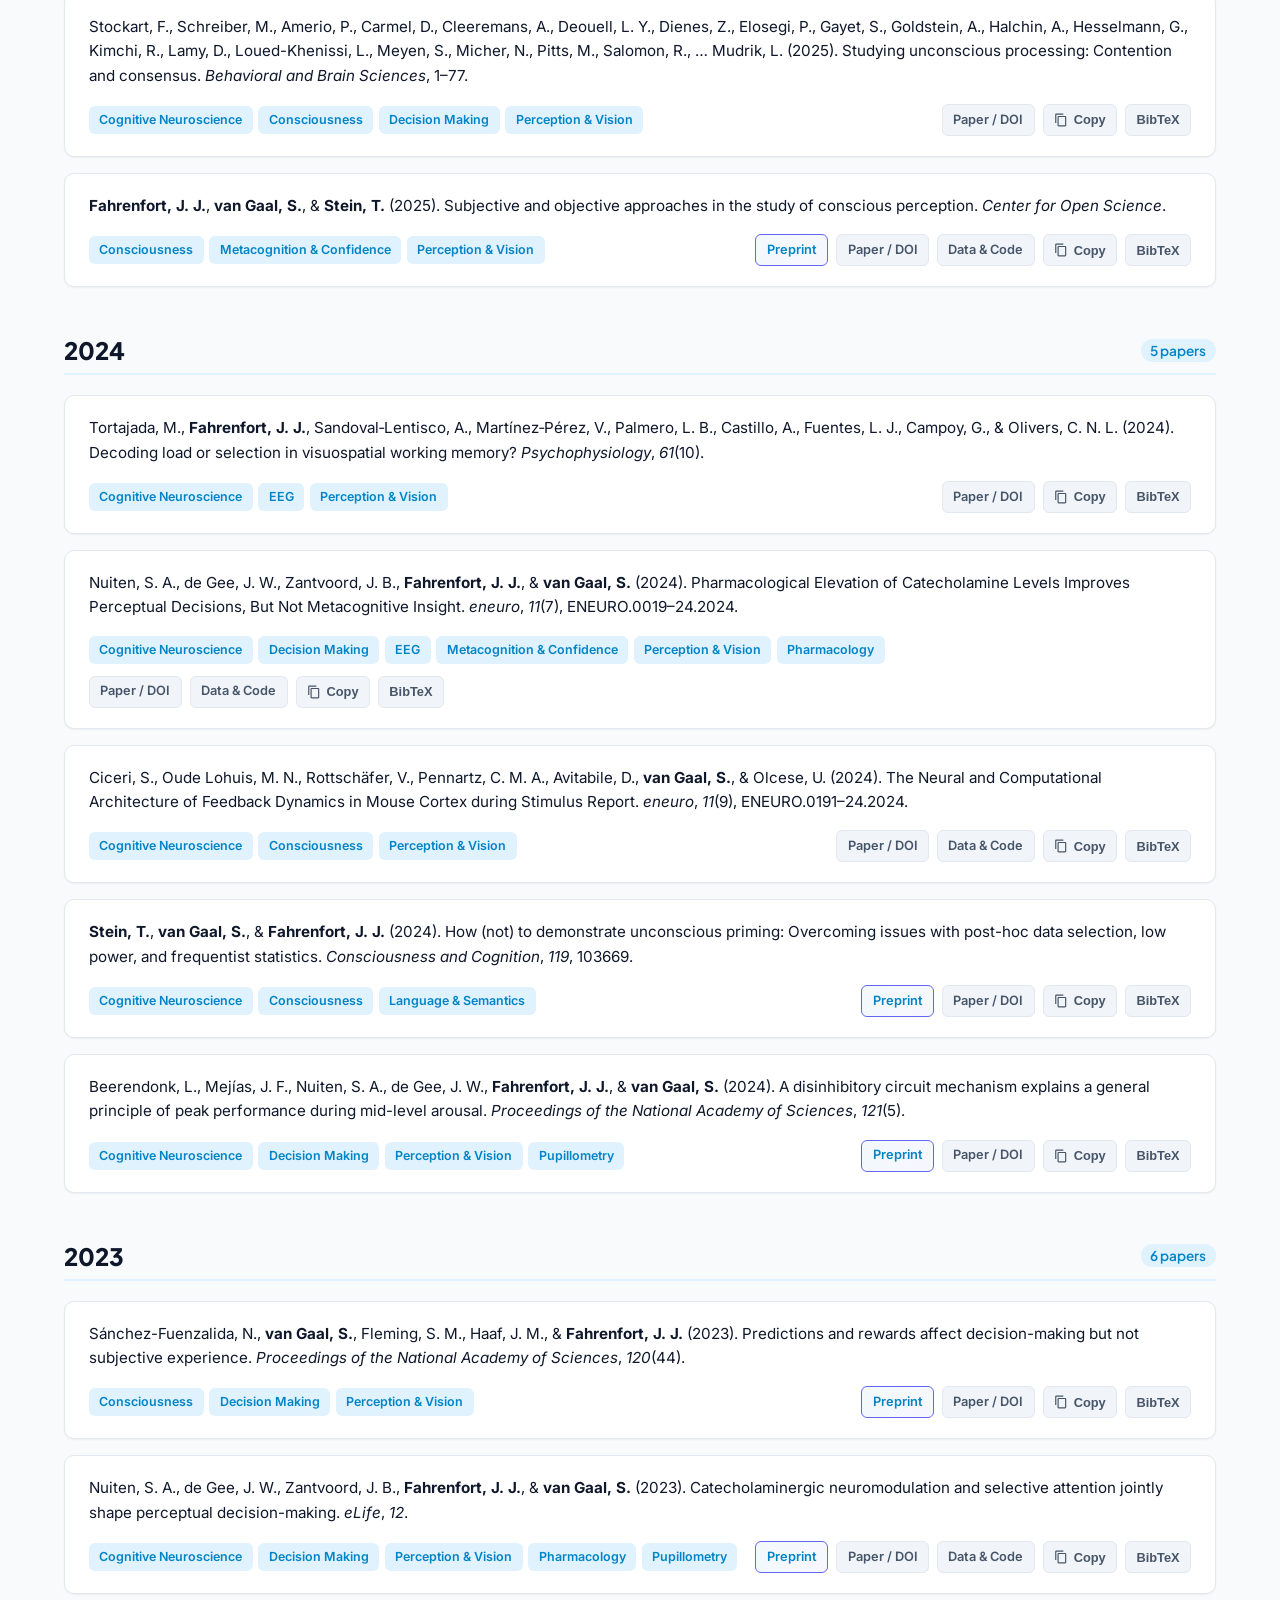
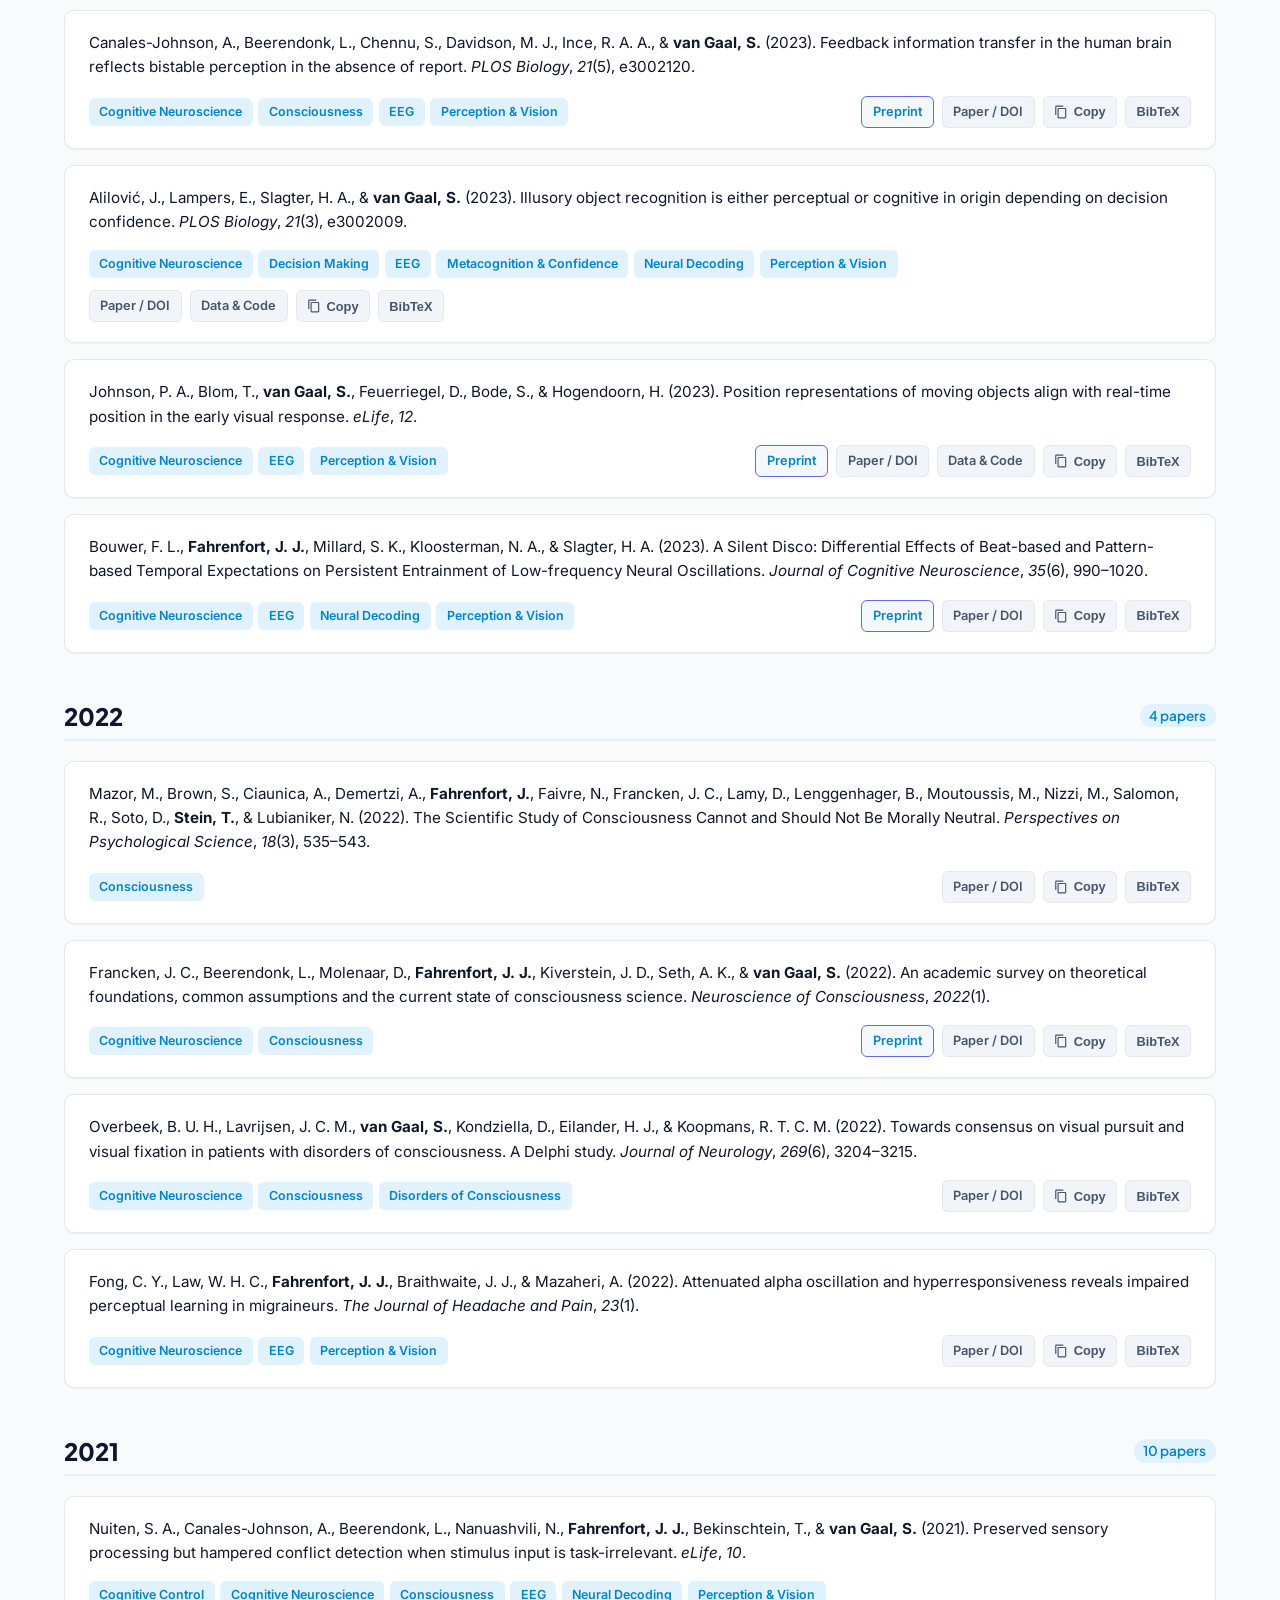
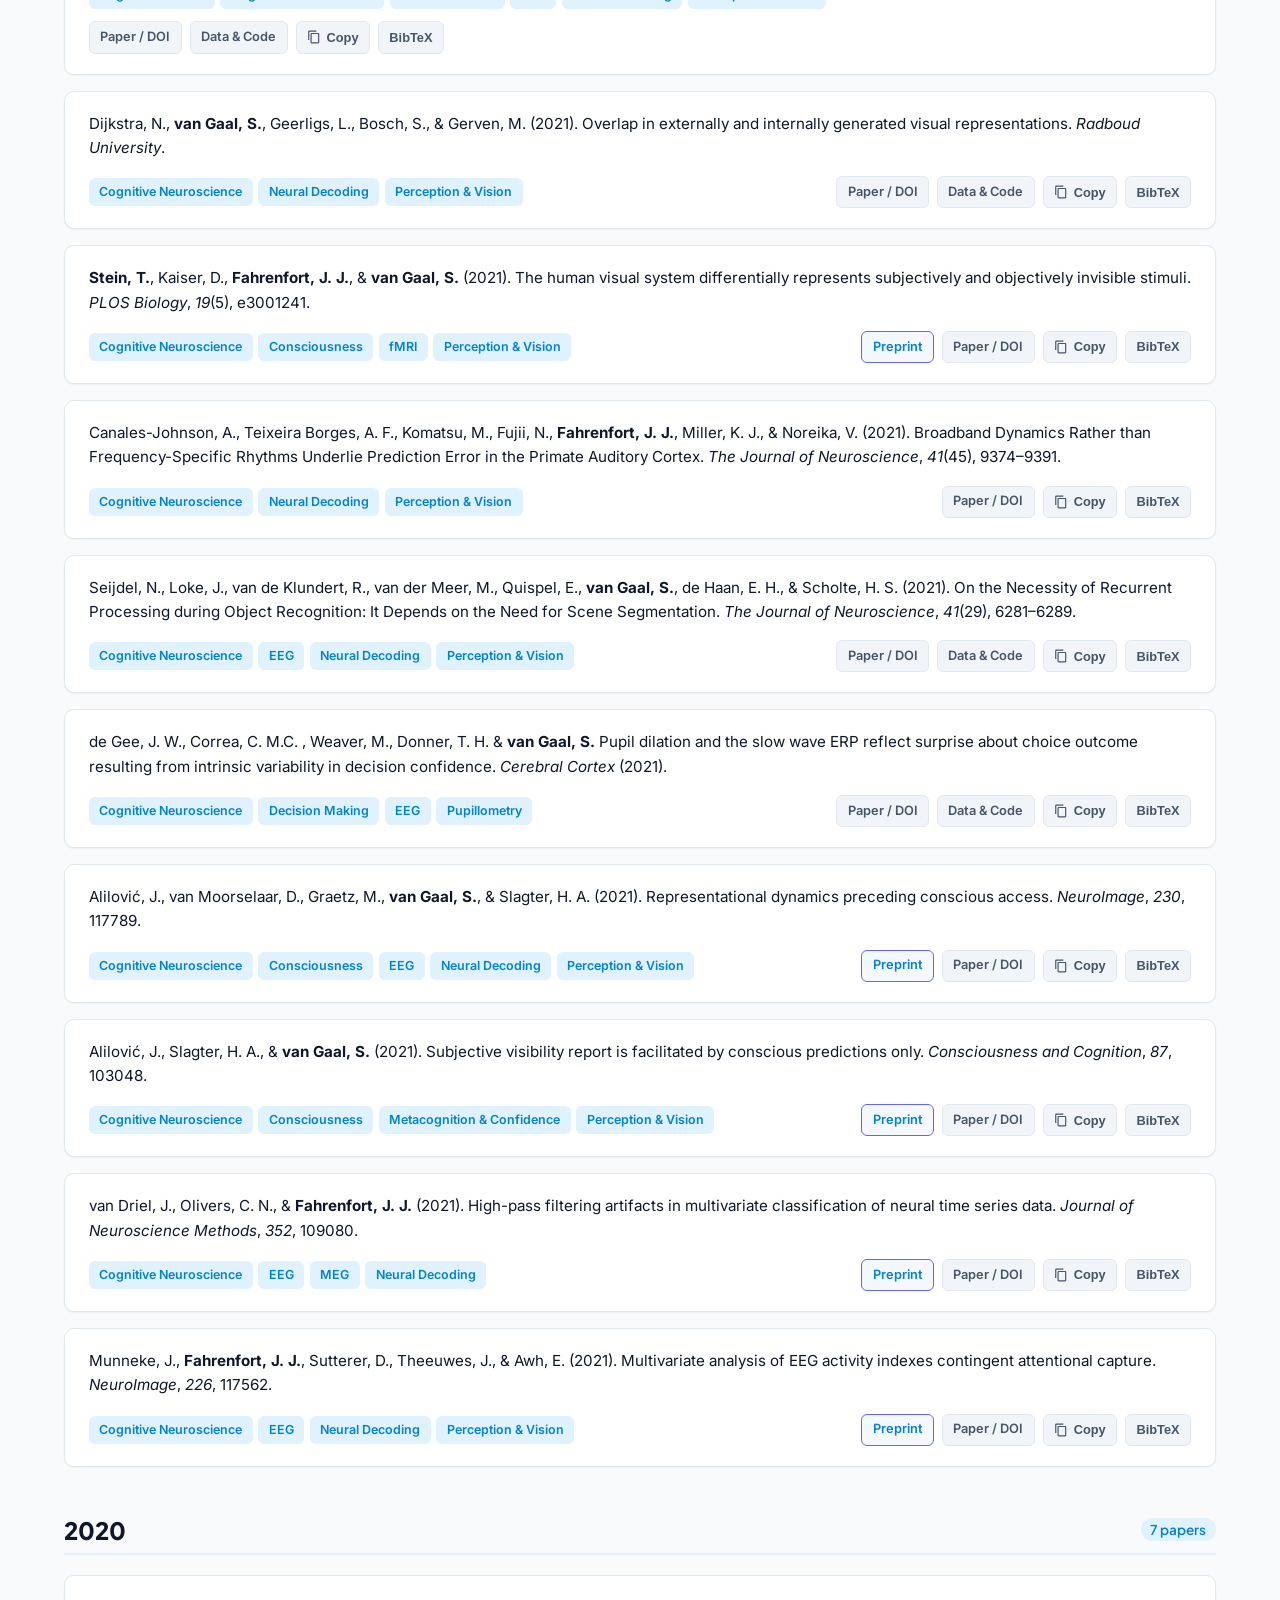
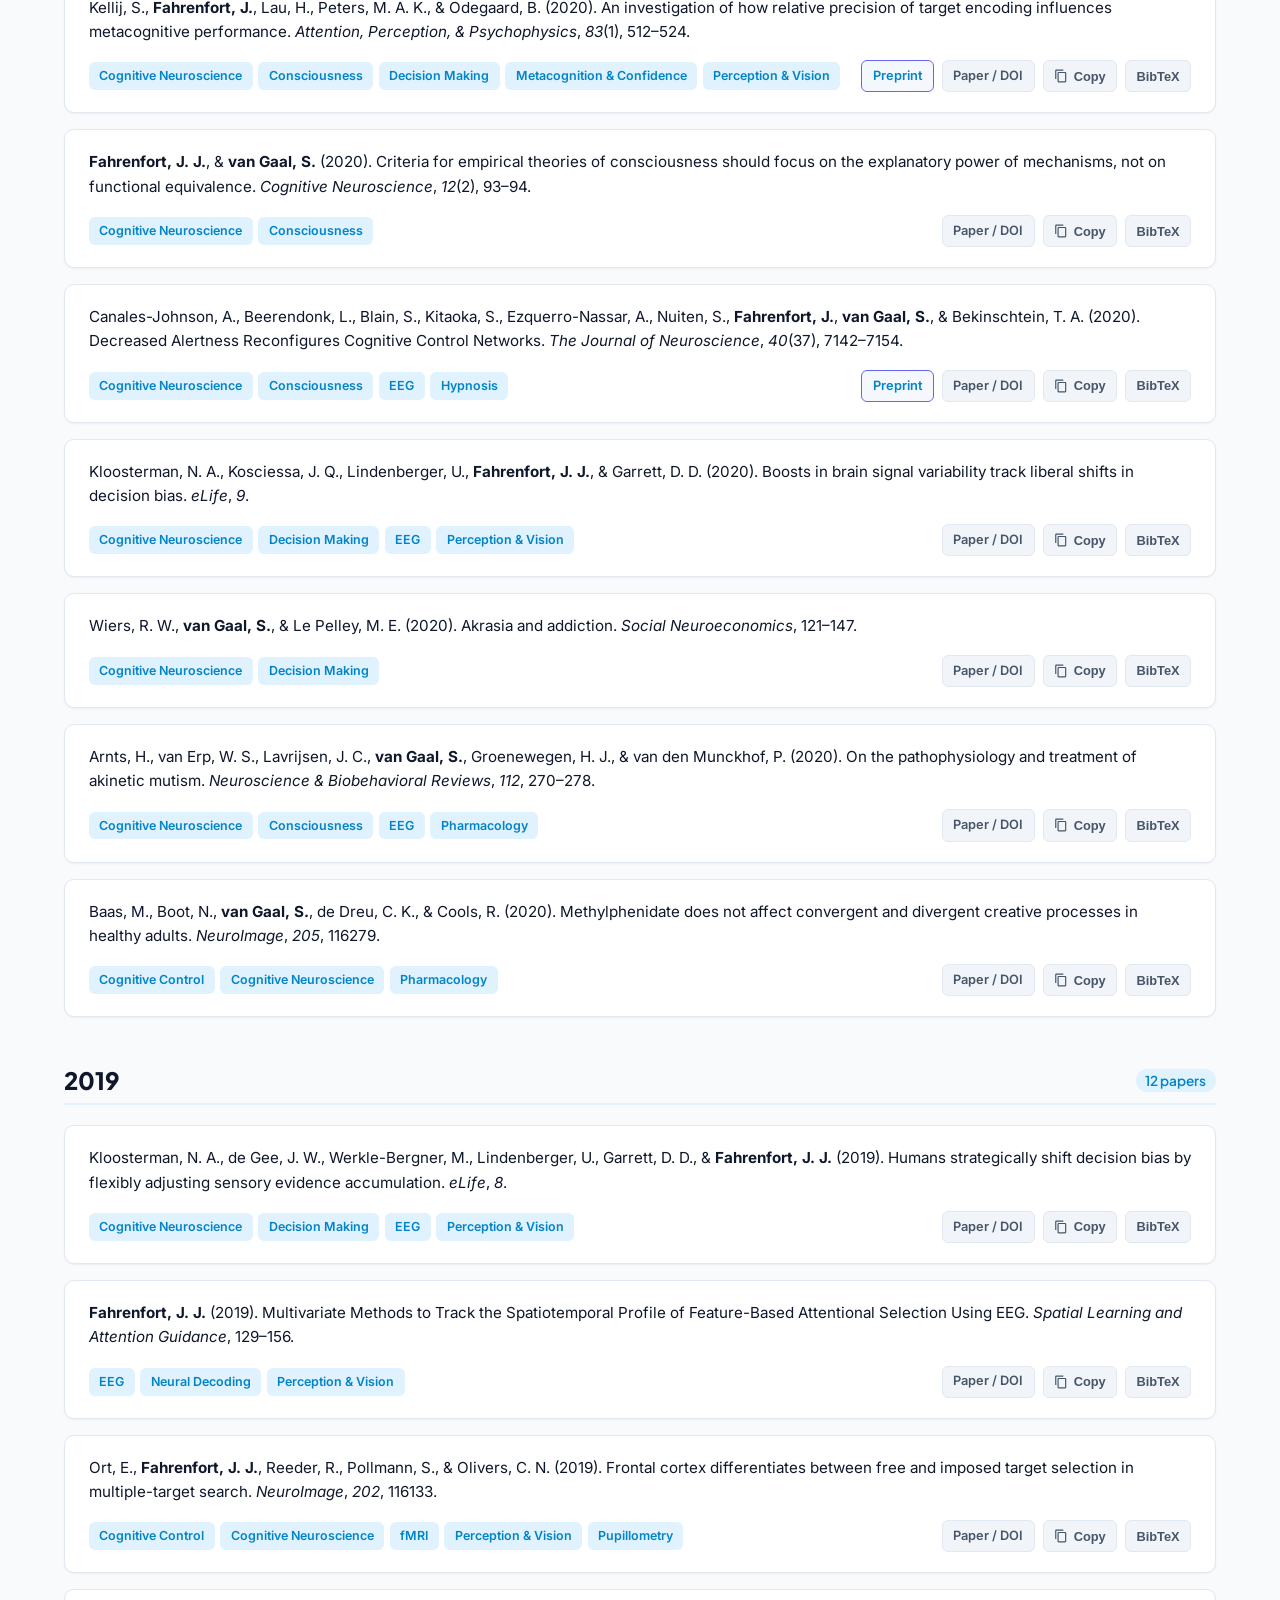
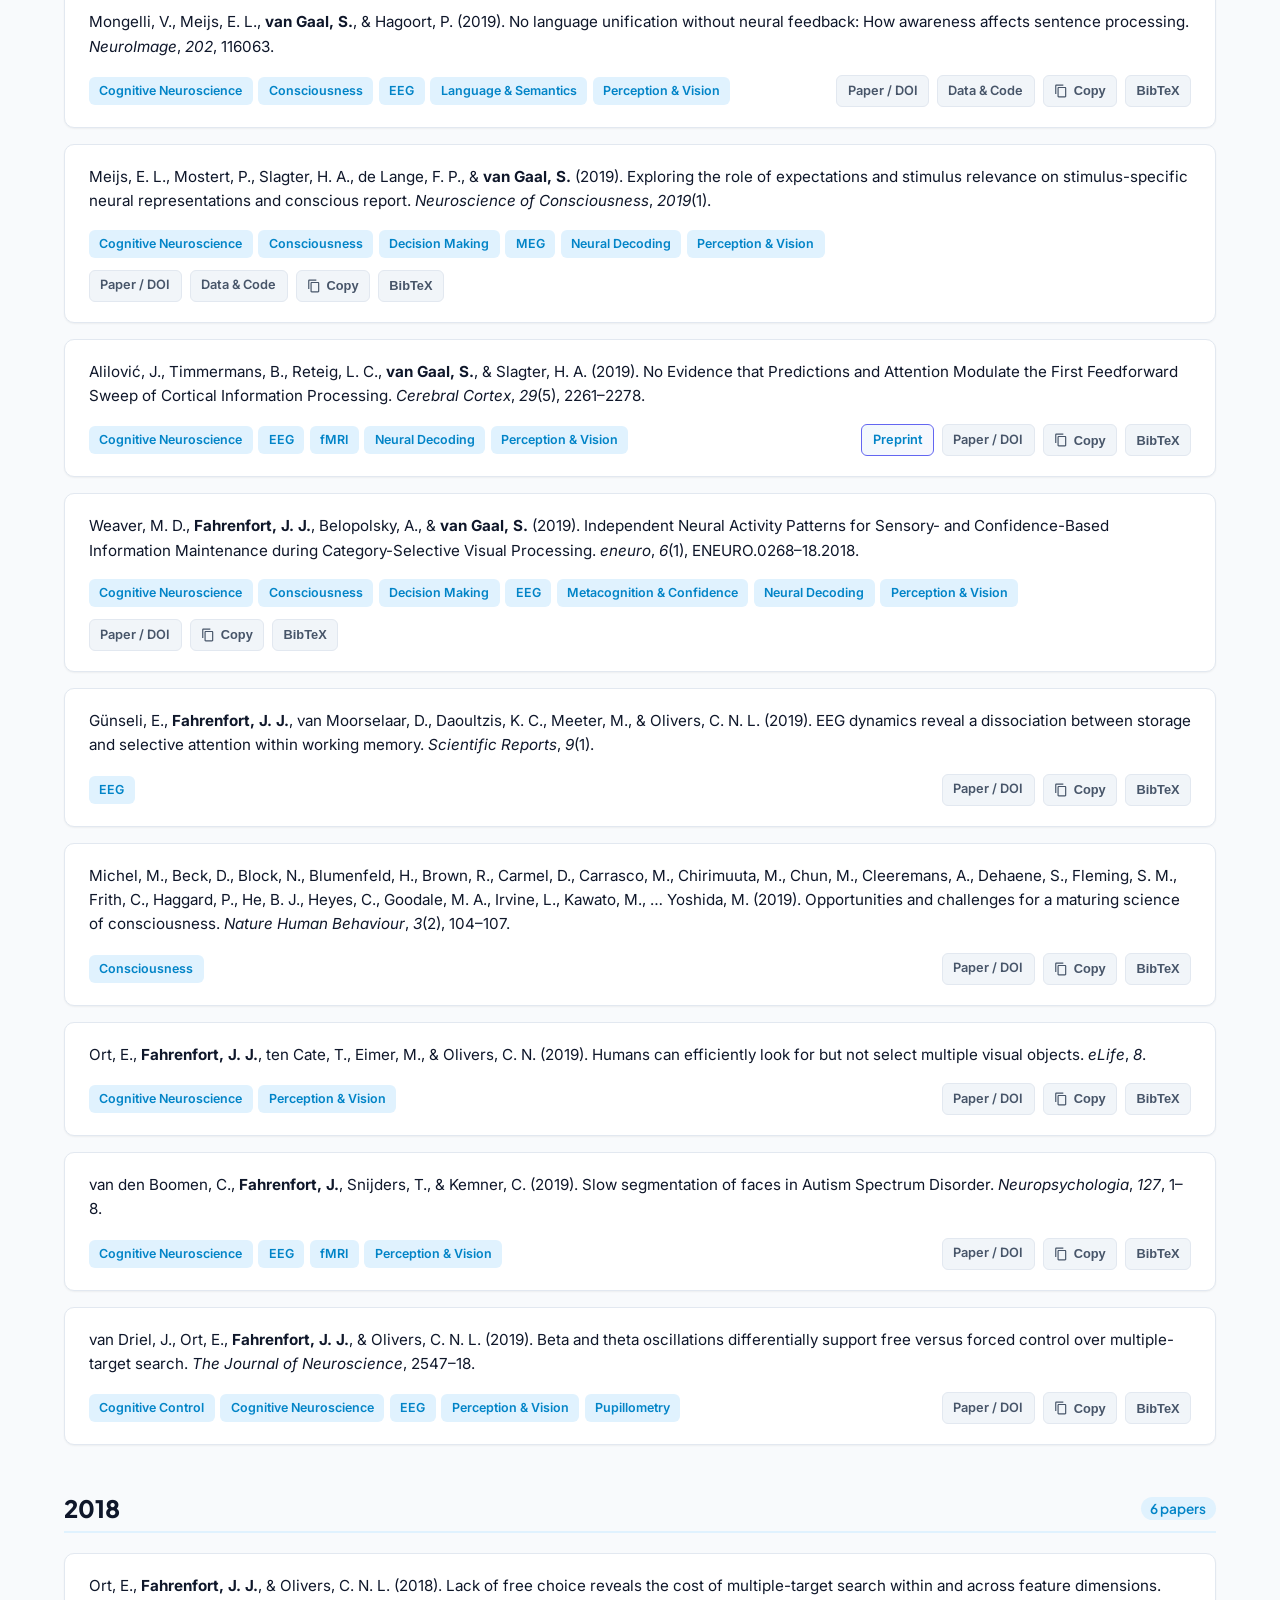
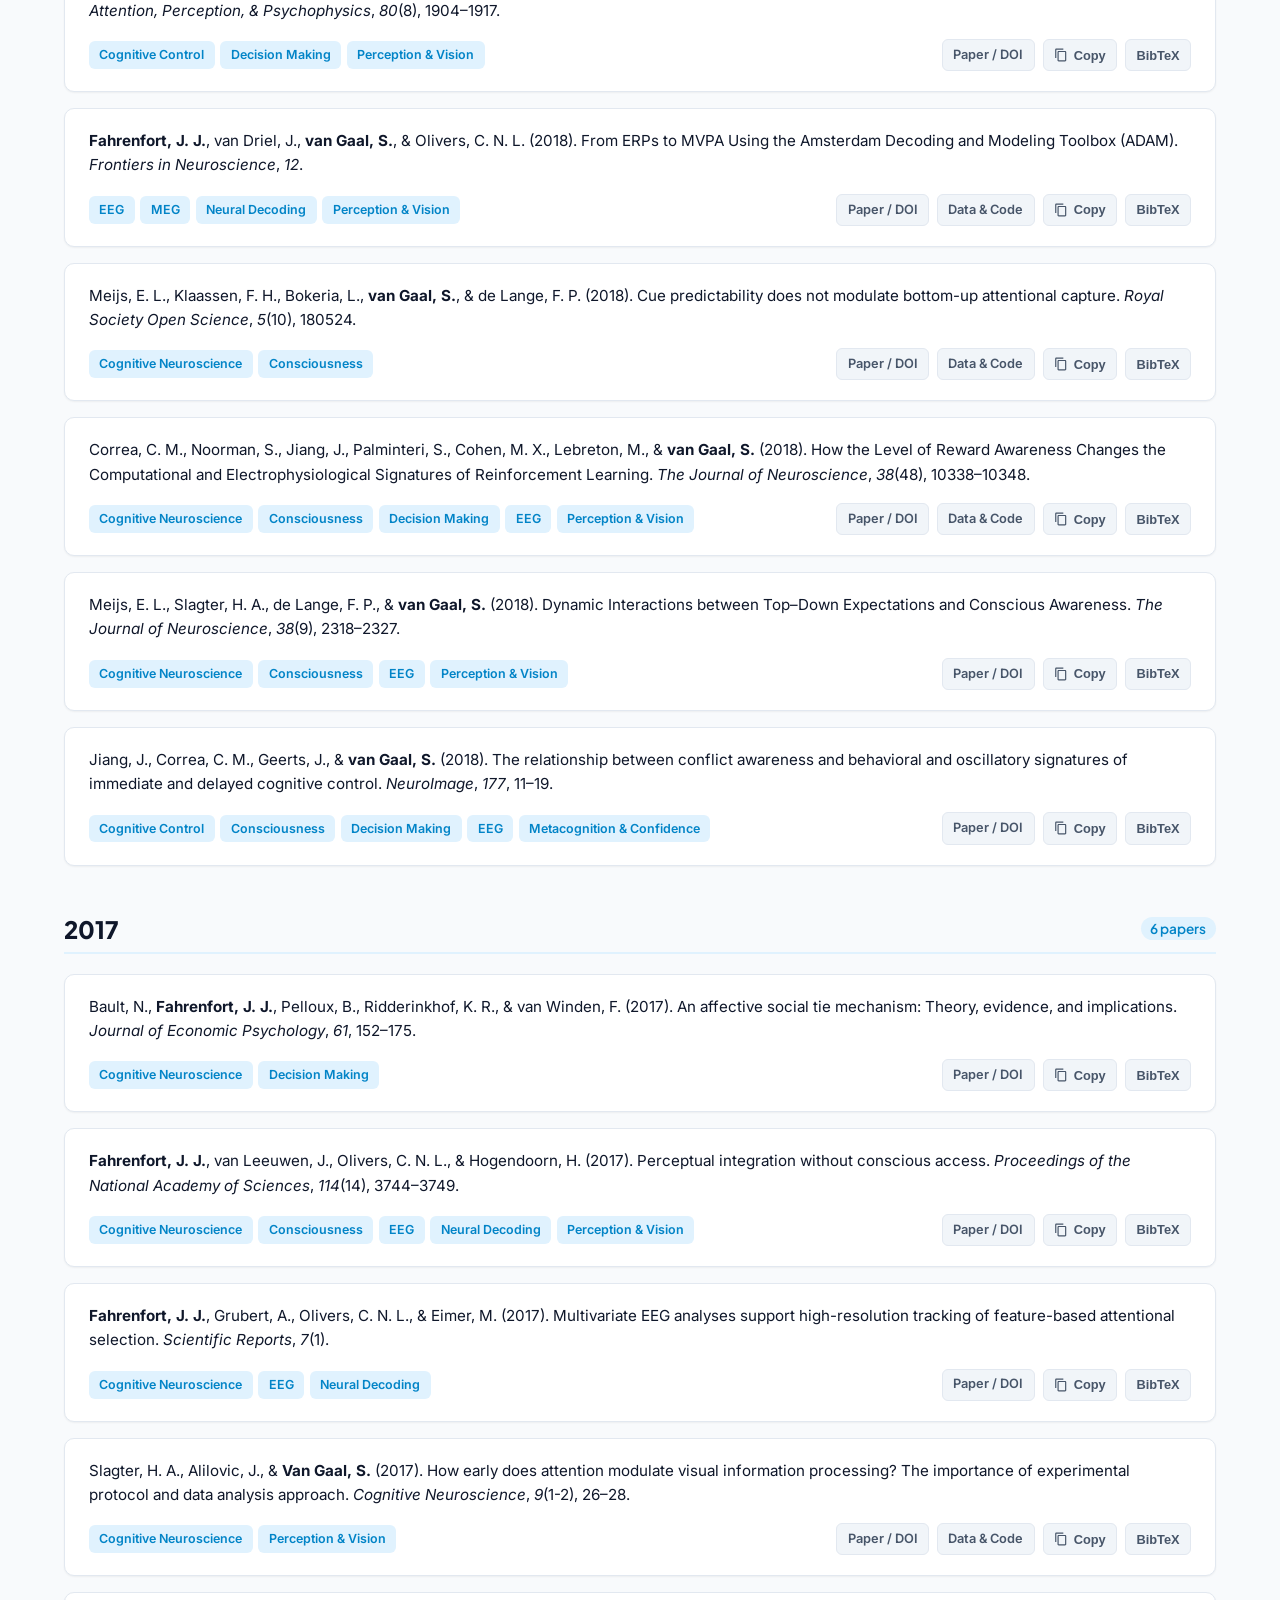
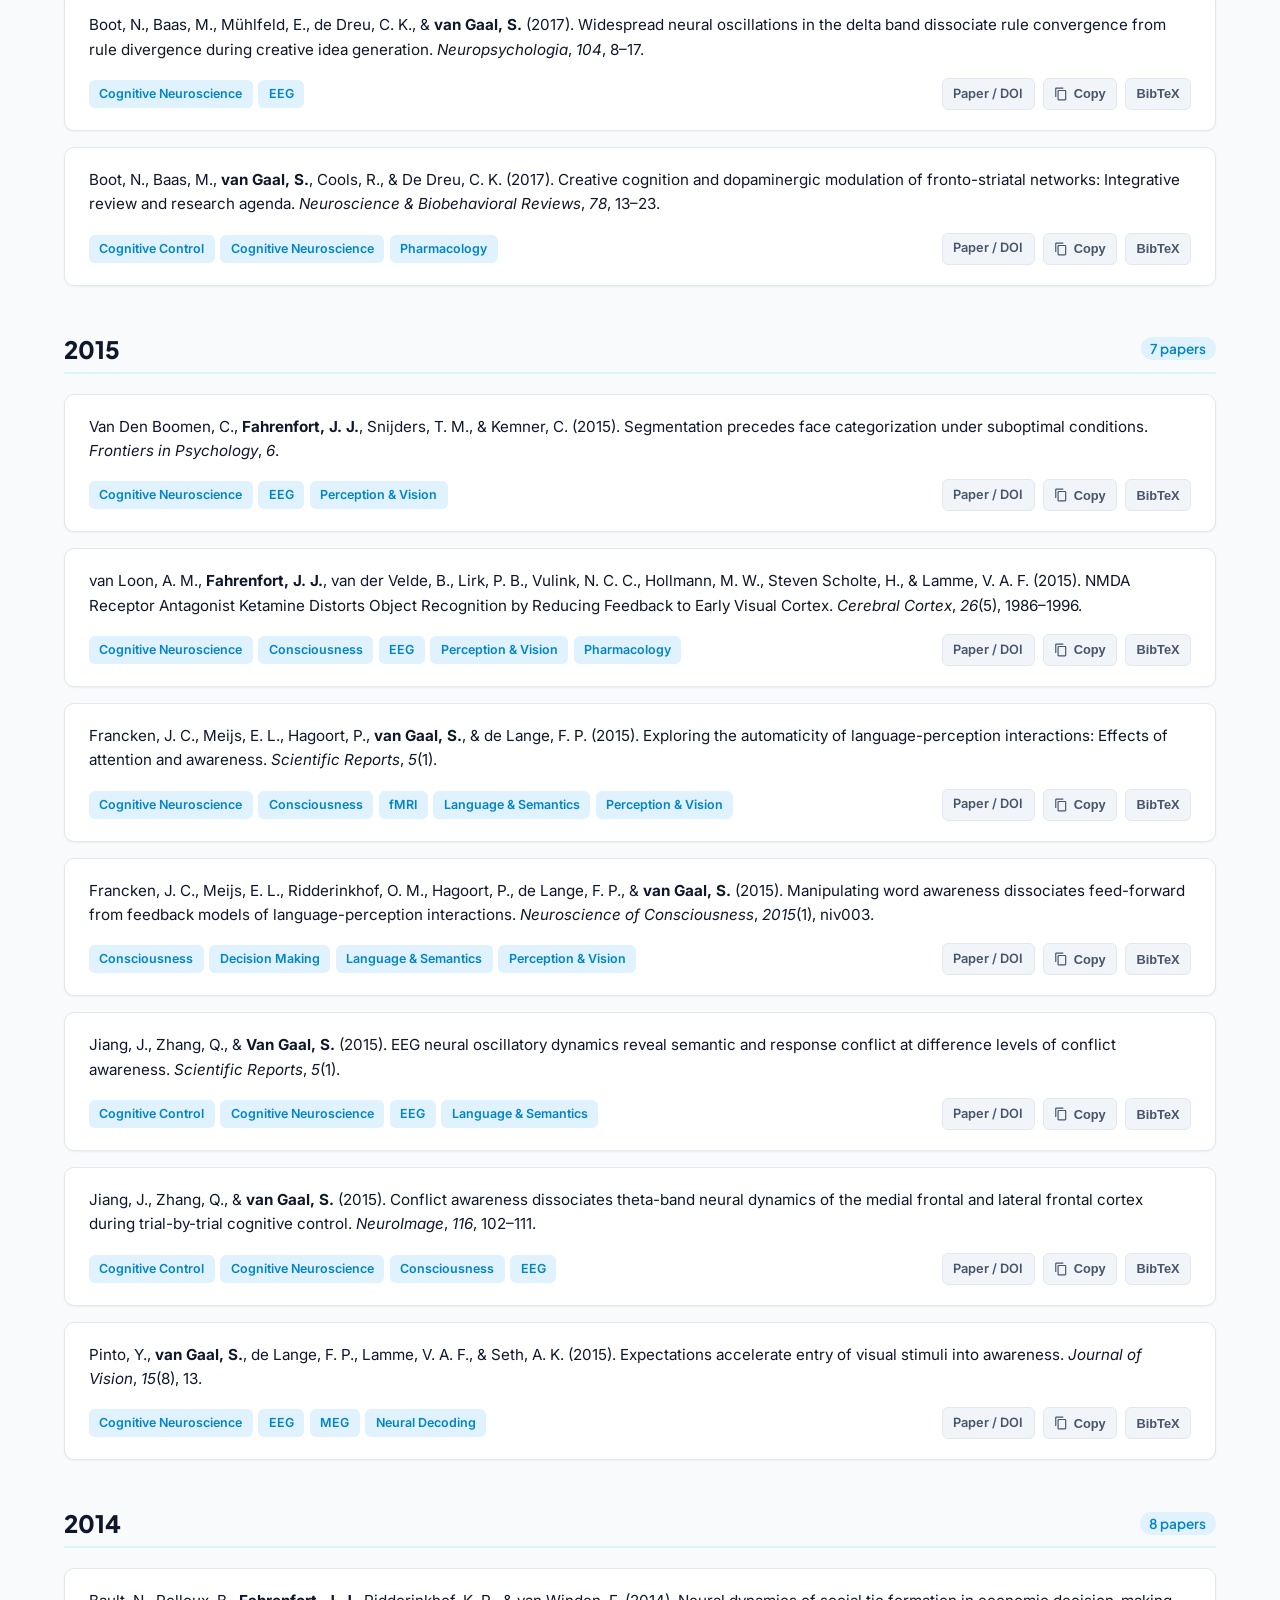
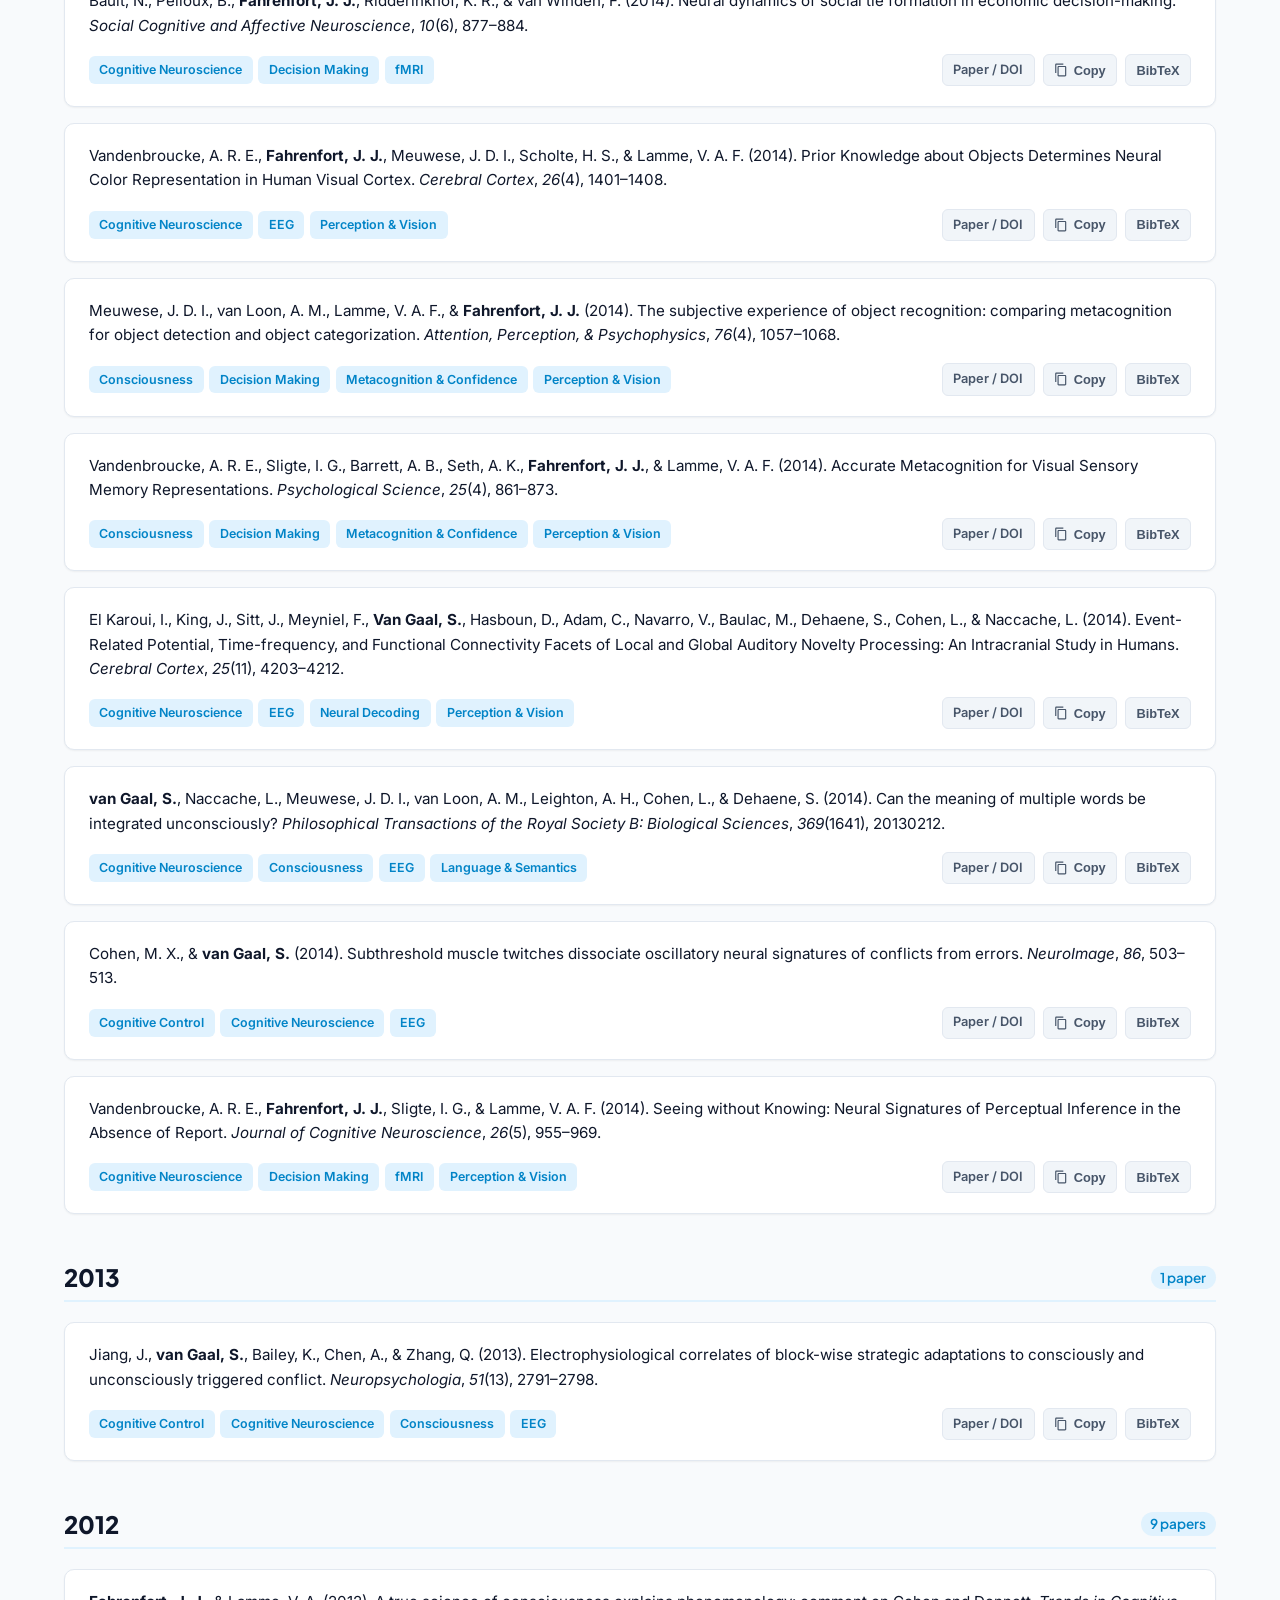
<file: publications/index.html>
<!DOCTYPE html>
<html lang="en">
<head>
  <meta charset="UTF-8">
  <meta name="viewport" content="width=device-width, initial-scale=1.0">
  <title>Conscious Brain Lab | University of Amsterdam</title>
  <meta name="description" content="Conscious Brain Lab investigates the neural correlates of consciousness, cognitive control, perception, and subjective experience using EEG, fMRI, MEG, and computational modeling.">
  <link rel="icon" type="image/jpeg" href="../assets/images/CBL_logo.png">
  <!-- Google Fonts -->
  <link rel="preconnect" href="https://fonts.googleapis.com">
  <link rel="preconnect" href="https://fonts.gstatic.com" crossorigin>
  <link href="https://fonts.googleapis.com/css2?family=Inter:wght@400;500;600;700;800&family=Plus+Jakarta+Sans:wght@700;800&display=swap" rel="stylesheet">
  <!-- Stylesheets -->
  <link rel="stylesheet" href="../assets/css/style.css?v=20261113_theme_toggle">
  <link rel="stylesheet" href="../assets/css/publications.css?v=20260905_mobile">
</head>
<body>
  <!-- Global Header with Top Brand Bar and Main Navigation -->
  <header class="site-header">
    <!-- Top Branding Row: Logo & Lab Title all the way at the top with ample breathing room -->
    <div class="header-top-bar">
      <div class="container top-bar-inner">
        <a href="../" class="brand-logo-link">
          <img src="../assets/images/CBL_logo.png" alt="Conscious Brain Lab Logo" class="brand-logo-img" />
          <div class="brand-text-block">
            <span class="brand-title">Conscious Brain Lab</span>
            <span class="brand-sub">Brain &amp; Cognition • UvA &amp; VU Amsterdam</span>
          </div>
        </a>

        <div class="top-bar-actions">
          <button class="theme-toggle-btn" id="theme-toggle" role="switch" aria-checked="false" aria-label="Toggle Dark/Light Mode" title="Toggle Dark/Light Theme">
            <span class="theme-toggle-thumb" aria-hidden="true"></span>
            <span class="theme-toggle-slot theme-toggle-slot--sun" aria-hidden="true">
              <svg viewBox="0 0 24 24" width="15" height="15"><circle cx="12" cy="12" r="4" fill="currentColor"/><g stroke="currentColor" stroke-width="2.2" stroke-linecap="round"><line x1="12" y1="2.5" x2="12" y2="5"/><line x1="12" y1="19" x2="12" y2="21.5"/><line x1="2.5" y1="12" x2="5" y2="12"/><line x1="19" y1="12" x2="21.5" y2="12"/><line x1="5.28" y1="5.28" x2="7.05" y2="7.05"/><line x1="16.95" y1="16.95" x2="18.72" y2="18.72"/><line x1="18.72" y1="5.28" x2="16.95" y2="7.05"/><line x1="7.05" y1="16.95" x2="5.28" y2="18.72"/></g></svg>
            </span>
            <span class="theme-toggle-slot theme-toggle-slot--moon" aria-hidden="true">
              <svg viewBox="0 0 24 24" width="14" height="14"><path fill="currentColor" d="M20.354 15.354A9 9 0 018.646 3.646 9.003 9.003 0 0012 21a9.003 9.003 0 008.354-5.646z"/></svg>
            </span>
          </button>
          <button class="mobile-toggle-btn" id="mobile-toggle" aria-label="Open Mobile Menu">&#9776;</button>
        </div>
      </div>
    </div>

    <!-- Navigation Row: Faithfully replicating original menu structure -->
    <div class="header-nav-bar">
      <div class="container">
        <nav class="main-nav">
          <ul class="nav-menu" id="nav-menu">
            <li class="nav-item">
              <a href="../" class="nav-link ">Home</a>
            </li>
            <li class="nav-item">
              <a href="../members/" class="nav-link ">
                People
                <svg viewBox="0 0 24 24" width="14" height="14" fill="currentColor"><path d="M7 10l5 5 5-5z"/></svg>
              </a>
              <ul class="dropdown-menu">
                <li><a href="../members/#pi" class="dropdown-item">Principal Investigators</a></li>
                <li><a href="../members/#current" class="dropdown-item">Current Lab Members</a></li>
                <li><a href="../members/#alumni" class="dropdown-item">Lab Alumni</a></li>
              </ul>
            </li>
            <li class="nav-item">
              <a href="../publications/" class="nav-link active">Publications</a>
            </li>
            <li class="nav-item">
              <a href="../projects/" class="nav-link ">Projects</a>
            </li>
            <li class="nav-item">
              <a href="../news/" class="nav-link ">News</a>
            </li>
            <li class="nav-item">
              <a href="../lab-and-campus-impressions/" class="nav-link ">Lab and campus impressions</a>
            </li>
            <li class="nav-item">
              <a href="../vacatures/" class="nav-link ">Positions</a>
            </li>
            <li class="nav-item nav-item-right">
              <a href="../contact/" class="nav-link ">Contact</a>
            </li>
          </ul>
        </nav>
      </div>
    </div>
  </header>

  <main class="section-padding">
    <div class="container">
      <div class="section-header">
        <span class="section-subtitle">Scientific Output</span>
        <h1 class="section-title">Publications &amp; Preprints</h1>
        <p class="section-intro">Explore our peer-reviewed journal papers, conference proceedings, preprints, and open-source data toolboxes.</p>
      </div>

      <!-- Controls: Live Search, Sort Button & Filters -->
      <div class="pub-controls">
        <div class="pub-search-row">
          <div class="pub-search-box">
            <svg class="pub-search-icon" viewBox="0 0 24 24" fill="currentColor">
              <path d="M15.5 14h-.79l-.28-.27A6.471 6.471 0 0 0 16 9.5 6.5 6.5 0 1 0 9.5 16c1.61 0 3.09-.59 4.23-1.57l.27.28v.79l5 4.99L20.49 19l-4.99-5zm-6 0C7.01 14 5 11.99 5 9.5S7.01 5 9.5 5 14 7.01 14 9.5 11.99 14 9.5 14z"/>
            </svg>
            <input type="text" id="pub-search-input" class="pub-search-input" placeholder="Search by author, title, journal, topic, or keyword (e.g. 'van Gaal', 'EEG', 'fMRI', 'Nature')..." />
          </div>

          <!-- Sort Button -->
          <button id="pub-sort-btn" class="pub-btn" style="padding: 0.75rem 1.25rem; font-size: 0.9rem;" title="Toggle sort order">
            <svg viewBox="0 0 24 24" width="16" height="16" fill="currentColor"><path d="M3 18h6v-2H3v2zM3 6v2h18V6H3zm0 7h12v-2H3v2z"/></svg>
            <span>Sort: Newest First &darr;</span>
          </button>

          <div class="pub-stats-badge" id="pub-count-badge">Loading publications...</div>
        </div>

        <div class="pub-filter-group">
          <div class="pub-filter-label">Filter by Year</div>
          <div class="pub-filter-pills">
            <button class="pub-pill year-pill active" data-year="all">All Years</button>
            <button class="pub-pill year-pill" data-year="preprint">Preprints / Submitted</button>
            <button class="pub-pill year-pill" data-year="2026">2026</button>
            <button class="pub-pill year-pill" data-year="2025">2025</button>
            <button class="pub-pill year-pill" data-year="2024">2024</button>
            <button class="pub-pill year-pill" data-year="2023">2023</button>
            <button class="pub-pill year-pill" data-year="2022">2022</button>
            <button class="pub-pill year-pill" data-year="2021">2021</button>
            <button class="pub-pill year-pill" data-year="2020">2020</button>
            <button class="pub-pill year-pill" data-year="2019">2019</button>
            <button class="pub-pill year-pill" data-year="older">&le; 2018</button>
          </div>
        </div>

        <div class="pub-filter-group">
          <div class="pub-filter-label">Filter by Research Topic</div>
          <div class="pub-filter-pills">
            <button class="pub-pill topic-pill active" data-topic="all">All Topics</button>
            <button class="pub-pill topic-pill" data-topic="Consciousness">Consciousness</button>
            <button class="pub-pill topic-pill" data-topic="Perception & Vision">Perception &amp; Vision</button>
            <button class="pub-pill topic-pill" data-topic="EEG">EEG / ERP</button>
            <button class="pub-pill topic-pill" data-topic="fMRI">fMRI / MRI</button>
            <button class="pub-pill topic-pill" data-topic="MEG">MEG</button>
            <button class="pub-pill topic-pill" data-topic="Pupillometry">Pupillometry</button>
            <button class="pub-pill topic-pill" data-topic="Pharmacology">Pharmacology</button>
            <button class="pub-pill topic-pill" data-topic="Neural Decoding">Neural Decoding / ADAM</button>
            <button class="pub-pill topic-pill" data-topic="Decision Making">Decision Making</button>
            <button class="pub-pill topic-pill" data-topic="Cognitive Control">Cognitive Control</button>
            <button class="pub-pill topic-pill" data-topic="Metacognition & Confidence">Metacognition</button>
          </div>
        </div>
      </div>

      <!-- Publication Items Container -->
      <div id="publications-container">
        <!-- Rendered via JavaScript in Newest-to-Oldest order -->
      </div>
    </div>
  </main>

  <!-- Global Footer -->
  <footer class="site-footer">
    <div class="container">
      <div class="footer-grid">
        <div class="footer-brand">
          <div class="brand-logo-link">
            <img src="../assets/images/CBL_logo.png" alt="Conscious Brain Lab" style="width: 44px; height: 44px; border-radius: 8px; object-fit: cover;" />
            <div class="brand-text-block">
              <span class="brand-title" style="font-size: 1.15rem;">Conscious Brain Lab</span>
              <span class="brand-sub">UvA &amp; VU Amsterdam</span>
            </div>
          </div>
          <p style="margin-top: 1rem;">Investigating the neural architecture of consciousness, perception, and cognitive control using EEG, fMRI, MEG, and computational modeling.</p>
          <div style="margin-top: 1rem; display: flex; gap: 0.5rem; flex-wrap: wrap;">
            <span class="tag tag-accent">Brain &amp; Cognition</span>
            <span class="tag tag-accent">Spinoza Centre</span>
          </div>
        </div>

        <div>
          <h4 class="footer-heading">Navigation</h4>
          <ul class="footer-links">
            <li><a href="../">Home</a></li>
            <li><a href="../members/">People &amp; Alumni</a></li>
            <li><a href="../publications/">Publications</a></li>
            <li><a href="../projects/">Research Projects</a></li>
            <li><a href="../news/">News</a></li>
            <li><a href="../vacatures/">Open Positions</a></li>
          </ul>
        </div>

        <div>
          <h4 class="footer-heading">Media &amp; Outreaches</h4>
          <ul class="footer-links">
            <li><a href="../proefkonijnen/">Proefkonijnen TV Interview</a></li>
            <li><a href="../lab-and-campus-impressions/">Lab and campus impressions</a></li>
            <li><a href="https://www.youtube.com/watch?v=rqIEIMXOwHk" target="_blank" rel="noopener">Understanding Consciousness (Video)</a></li>
            <li><a href="../admin/">CMS Admin Portal</a></li>
          </ul>
        </div>

        <div>
          <h4 class="footer-heading">Visiting Address</h4>
          <p style="font-size: 0.9rem; color: var(--text-secondary); margin-bottom: 0.75rem;">
            <strong>University of Amsterdam</strong><br>
            Department of Psychology (REC-G)<br>
            Nieuwe Achtergracht 129B<br>
            1018 WS Amsterdam, The Netherlands
          </p>
          <a href="../contact/" class="btn btn-secondary" style="width: 100%; font-size: 0.85rem; padding: 0.5rem 1rem;">
            Contact Page &amp; Directions &rarr;
          </a>
        </div>
      </div>

      <div class="footer-bottom">
        <div>
          &copy; 2026 Conscious Brain Lab. Subscription-free open CMS hosted on GitHub Pages.
        </div>
        <div style="display: flex; gap: 1rem; align-items: center;">
          <span>Hosted on <strong>GitHub Pages</strong></span>
          <span>•</span>
          <a href="../admin/" style="color: var(--accent-primary); font-weight: 600;" title="Login to Decap CMS to manage website content">Decap CMS (Login)</a>
        </div>
      </div>
    </div>
  </footer>

  <!-- Scripts -->
  <script src="../assets/js/main.js?v=20261113_theme_toggle"></script>
  <script src="../assets/js/publications.js?v=20260905_nocache"></script>
</body>
</html>
</file>
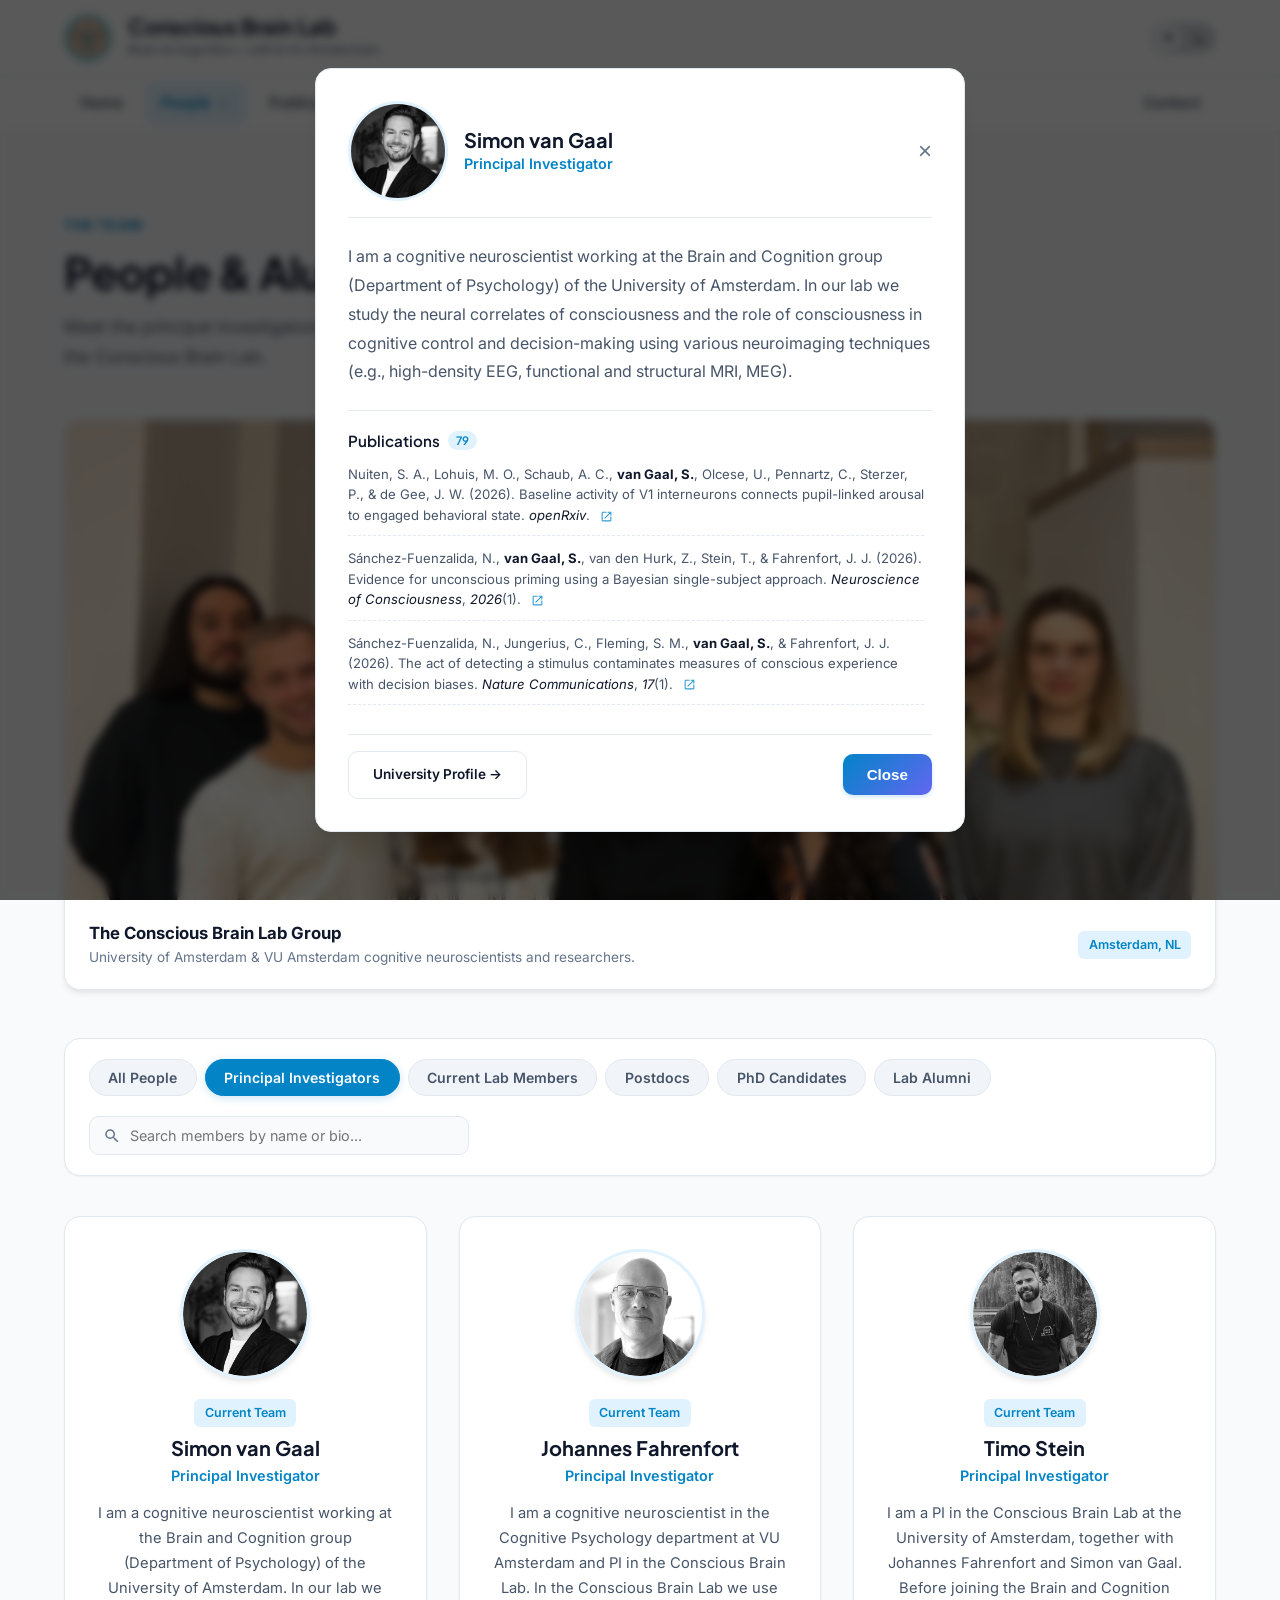
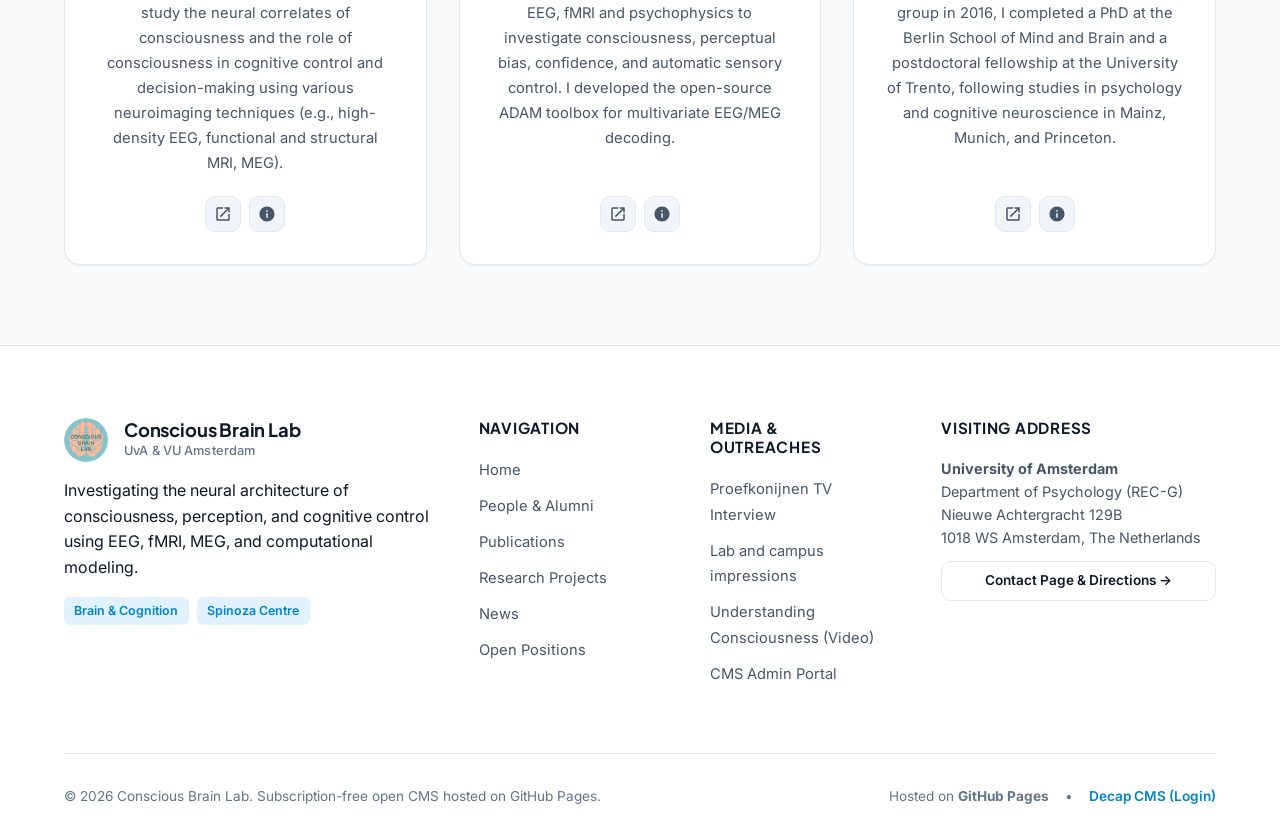
<file: simon-van-gaal/index.html>
<!DOCTYPE html>
<html lang="en">
<head>
  <meta charset="UTF-8">
  <meta http-equiv="refresh" content="0; url=/members/#simon-van-gaal">
  <link rel="canonical" href="https://consciousbrainlab.com/members/#simon-van-gaal">
  <title>Simon van Gaal | Conscious Brain Lab</title>
  <script>
    window.location.replace('/members/#' + 'simon-van-gaal');
  </script>
</head>
<body>
  <p>Redirecting to <a href="/members/#simon-van-gaal">Simon van Gaal</a>...</p>
</body>
</html>
</file>
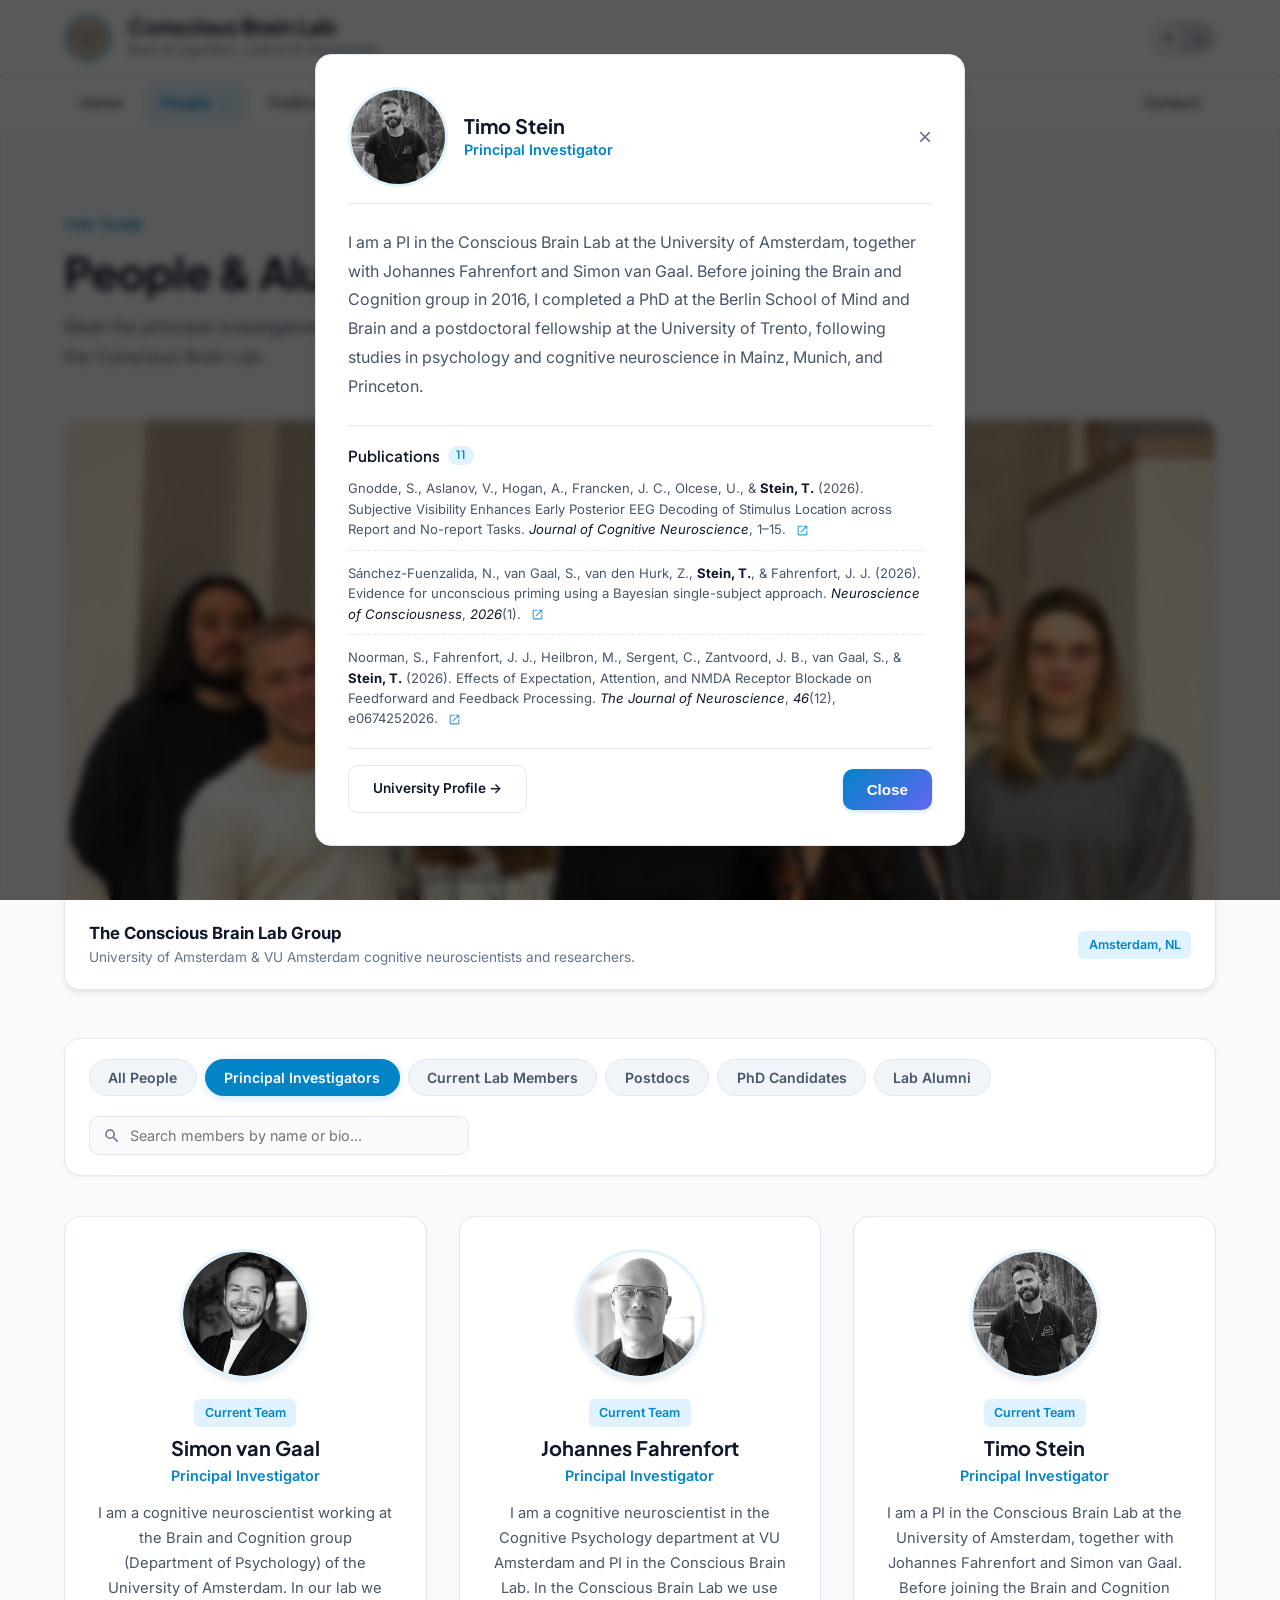
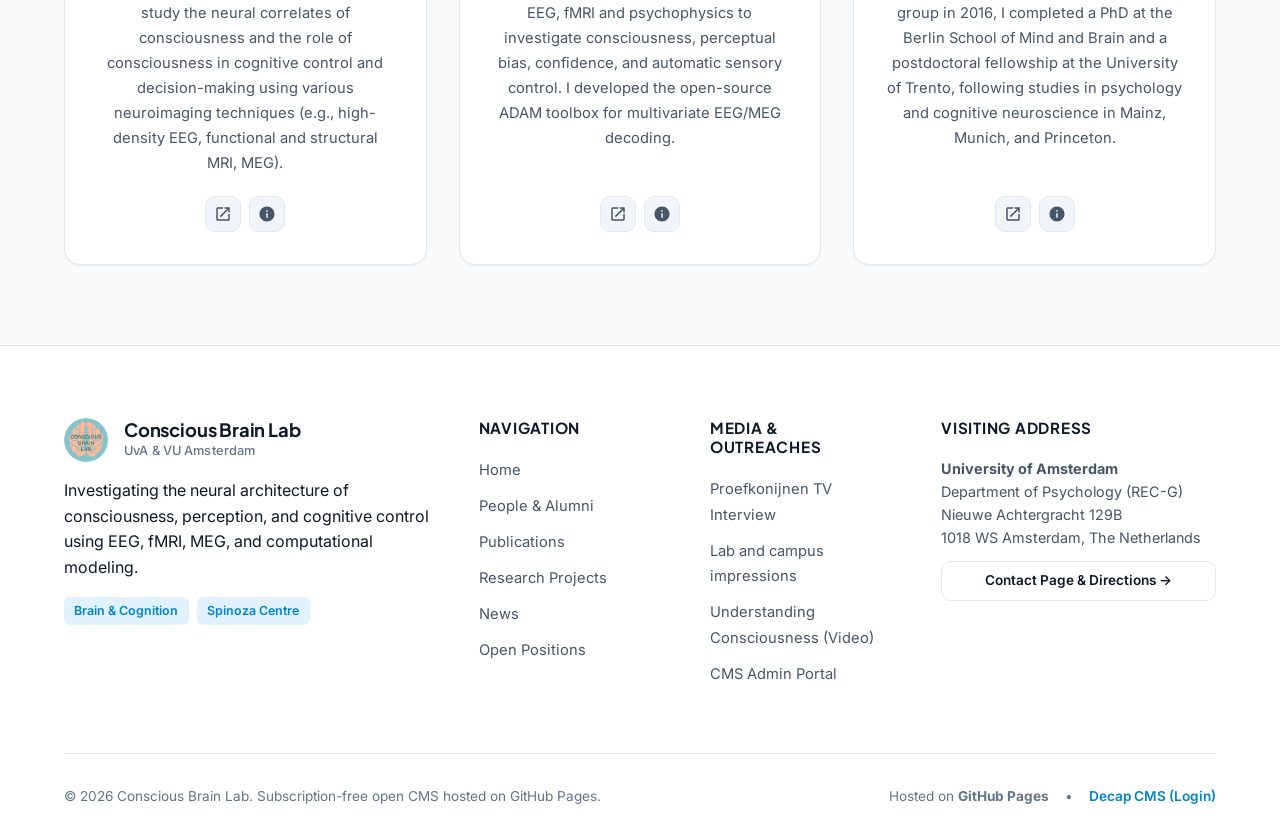
<file: timo-stein/index.html>
<!DOCTYPE html>
<html lang="en">
<head>
  <meta charset="UTF-8">
  <meta http-equiv="refresh" content="0; url=/members/#timo-stein">
  <link rel="canonical" href="https://consciousbrainlab.com/members/#timo-stein">
  <title>Timo Stein | Conscious Brain Lab</title>
  <script>
    window.location.replace('/members/#' + 'timo-stein');
  </script>
</head>
<body>
  <p>Redirecting to <a href="/members/#timo-stein">Timo Stein</a>...</p>
</body>
</html>
</file>
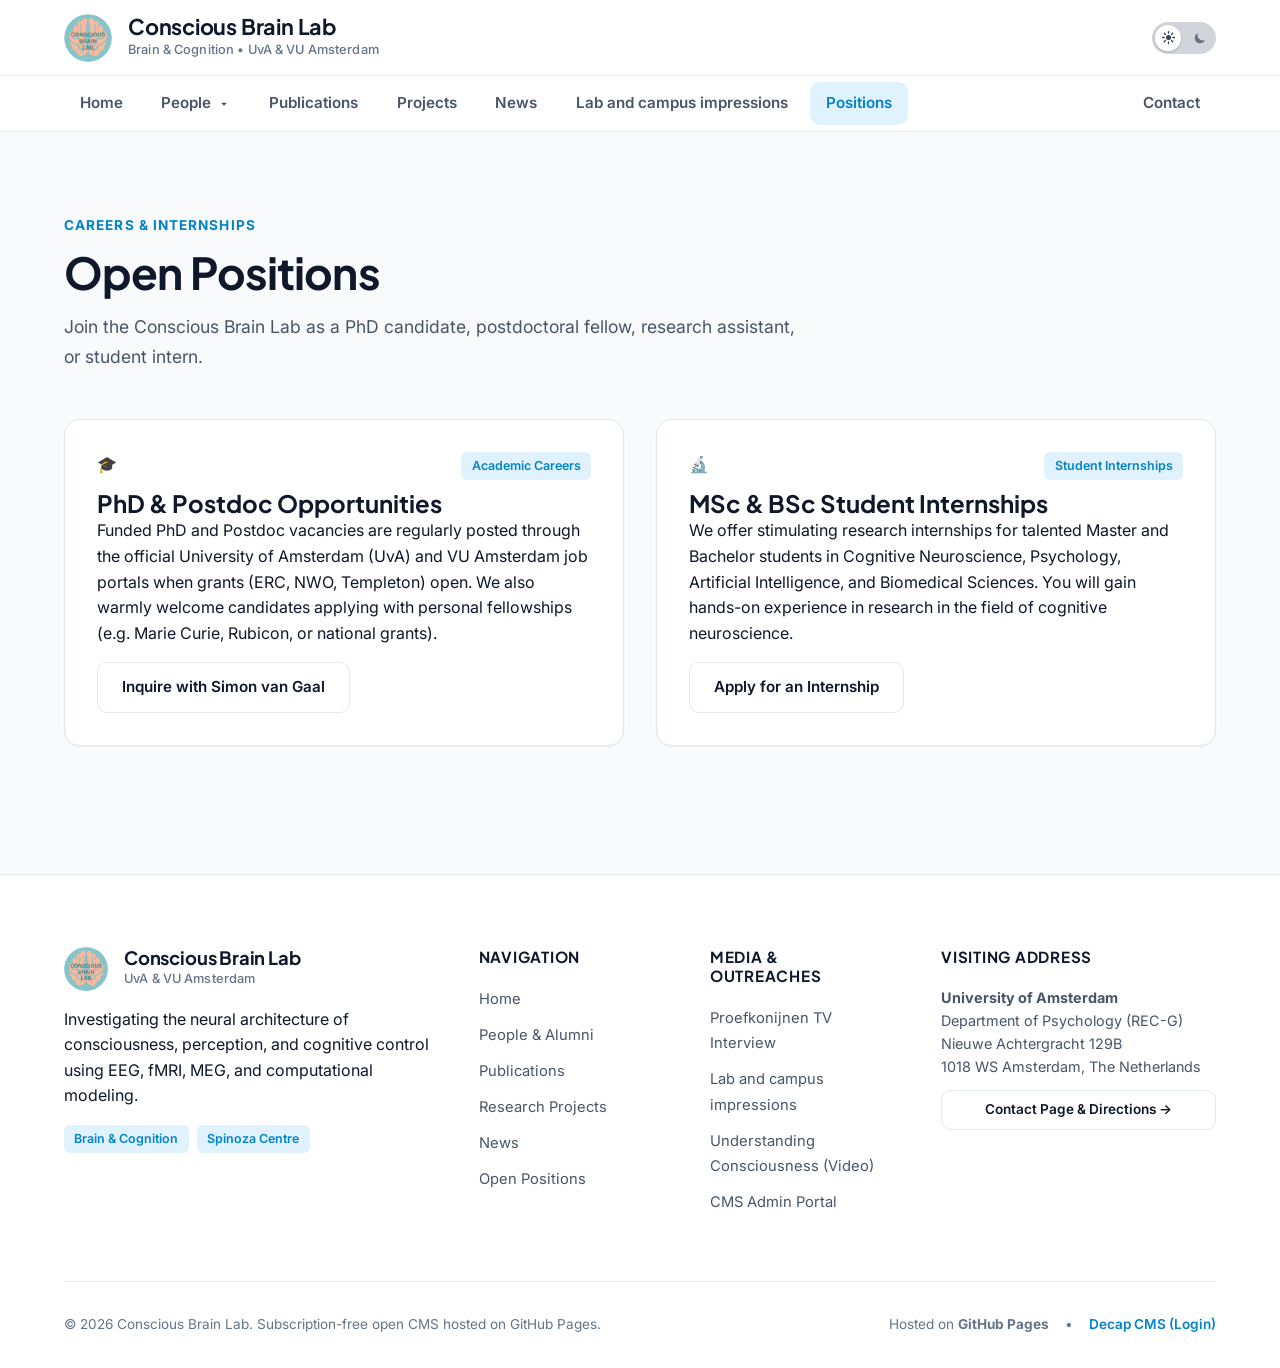
<file: vacatures/index.html>
<!DOCTYPE html>
<html lang="en">
<head>
  <meta charset="UTF-8">
  <meta name="viewport" content="width=device-width, initial-scale=1.0">
  <title>Conscious Brain Lab | University of Amsterdam</title>
  <meta name="description" content="Conscious Brain Lab investigates the neural correlates of consciousness, cognitive control, perception, and subjective experience using EEG, fMRI, MEG, and computational modeling.">
  <link rel="icon" type="image/jpeg" href="../assets/images/CBL_logo.png">
  <!-- Google Fonts -->
  <link rel="preconnect" href="https://fonts.googleapis.com">
  <link rel="preconnect" href="https://fonts.gstatic.com" crossorigin>
  <link href="https://fonts.googleapis.com/css2?family=Inter:wght@400;500;600;700;800&family=Plus+Jakarta+Sans:wght@700;800&display=swap" rel="stylesheet">
  <!-- Stylesheets -->
  <link rel="stylesheet" href="../assets/css/style.css?v=20261113_theme_toggle">
  <link rel="stylesheet" href="../assets/css/publications.css?v=20260905_mobile">
</head>
<body>
  <!-- Global Header with Top Brand Bar and Main Navigation -->
  <header class="site-header">
    <!-- Top Branding Row: Logo & Lab Title all the way at the top with ample breathing room -->
    <div class="header-top-bar">
      <div class="container top-bar-inner">
        <a href="../" class="brand-logo-link">
          <img src="../assets/images/CBL_logo.png" alt="Conscious Brain Lab Logo" class="brand-logo-img" />
          <div class="brand-text-block">
            <span class="brand-title">Conscious Brain Lab</span>
            <span class="brand-sub">Brain &amp; Cognition • UvA &amp; VU Amsterdam</span>
          </div>
        </a>

        <div class="top-bar-actions">
          <button class="theme-toggle-btn" id="theme-toggle" role="switch" aria-checked="false" aria-label="Toggle Dark/Light Mode" title="Toggle Dark/Light Theme">
            <span class="theme-toggle-thumb" aria-hidden="true"></span>
            <span class="theme-toggle-slot theme-toggle-slot--sun" aria-hidden="true">
              <svg viewBox="0 0 24 24" width="15" height="15"><circle cx="12" cy="12" r="4" fill="currentColor"/><g stroke="currentColor" stroke-width="2.2" stroke-linecap="round"><line x1="12" y1="2.5" x2="12" y2="5"/><line x1="12" y1="19" x2="12" y2="21.5"/><line x1="2.5" y1="12" x2="5" y2="12"/><line x1="19" y1="12" x2="21.5" y2="12"/><line x1="5.28" y1="5.28" x2="7.05" y2="7.05"/><line x1="16.95" y1="16.95" x2="18.72" y2="18.72"/><line x1="18.72" y1="5.28" x2="16.95" y2="7.05"/><line x1="7.05" y1="16.95" x2="5.28" y2="18.72"/></g></svg>
            </span>
            <span class="theme-toggle-slot theme-toggle-slot--moon" aria-hidden="true">
              <svg viewBox="0 0 24 24" width="14" height="14"><path fill="currentColor" d="M20.354 15.354A9 9 0 018.646 3.646 9.003 9.003 0 0012 21a9.003 9.003 0 008.354-5.646z"/></svg>
            </span>
          </button>
          <button class="mobile-toggle-btn" id="mobile-toggle" aria-label="Open Mobile Menu">&#9776;</button>
        </div>
      </div>
    </div>

    <!-- Navigation Row: Faithfully replicating original menu structure -->
    <div class="header-nav-bar">
      <div class="container">
        <nav class="main-nav">
          <ul class="nav-menu" id="nav-menu">
            <li class="nav-item">
              <a href="../" class="nav-link ">Home</a>
            </li>
            <li class="nav-item">
              <a href="../members/" class="nav-link ">
                People
                <svg viewBox="0 0 24 24" width="14" height="14" fill="currentColor"><path d="M7 10l5 5 5-5z"/></svg>
              </a>
              <ul class="dropdown-menu">
                <li><a href="../members/#pi" class="dropdown-item">Principal Investigators</a></li>
                <li><a href="../members/#current" class="dropdown-item">Current Lab Members</a></li>
                <li><a href="../members/#alumni" class="dropdown-item">Lab Alumni</a></li>
              </ul>
            </li>
            <li class="nav-item">
              <a href="../publications/" class="nav-link ">Publications</a>
            </li>
            <li class="nav-item">
              <a href="../projects/" class="nav-link ">Projects</a>
            </li>
            <li class="nav-item">
              <a href="../news/" class="nav-link ">News</a>
            </li>
            <li class="nav-item">
              <a href="../lab-and-campus-impressions/" class="nav-link ">Lab and campus impressions</a>
            </li>
            <li class="nav-item">
              <a href="../vacatures/" class="nav-link active">Positions</a>
            </li>
            <li class="nav-item nav-item-right">
              <a href="../contact/" class="nav-link ">Contact</a>
            </li>
          </ul>
        </nav>
      </div>
    </div>
  </header>

  <main class="section-padding">
    <div class="container">
      <div class="section-header">
        <span class="section-subtitle">Careers &amp; Internships</span>
        <h1 class="section-title">Open Positions</h1>
        <p class="section-intro">Join the Conscious Brain Lab as a PhD candidate, postdoctoral fellow, research assistant, or student intern.</p>
      </div>

      <div class="grid-2" style="margin-bottom: 3rem;" id="positions-grid">
        <div class="card">
          <div class="card-icon-box">🎓</div>
          <h2 class="card-title">PhD &amp; Postdoc Opportunities</h2>
          <p class="card-description">
            Funded PhD and Postdoc vacancies are regularly posted through the official University of Amsterdam (UvA) and VU Amsterdam job portals when grants (ERC, NWO, Templeton) open. We also warmly welcome candidates applying with personal fellowships (e.g. Marie Curie, Rubicon, or national grants).
          </p>
          <a href="mailto:s.vangaal@uva.nl" class="btn btn-secondary" style="margin-top: 1rem;">Inquire with Simon van Gaal</a>
        </div>

        <div class="card">
          <div class="card-icon-box">🔬</div>
          <h2 class="card-title">MSc &amp; BSc Student Internships</h2>
          <p class="card-description">
            We offer stimulating research internships for talented Master and Bachelor students in Cognitive Neuroscience, Psychology, Artificial Intelligence, and Biomedical Sciences. You will gain hands-on experience in high-density EEG, fMRI analysis, and programming.
          </p>
          <a href="mailto:s.vangaal@uva.nl" class="btn btn-secondary" style="margin-top: 1rem;">Apply for an Internship</a>
        </div>
      </div>
    </div>
  </main>

  <!-- Global Footer -->
  <footer class="site-footer">
    <div class="container">
      <div class="footer-grid">
        <div class="footer-brand">
          <div class="brand-logo-link">
            <img src="../assets/images/CBL_logo.png" alt="Conscious Brain Lab" style="width: 44px; height: 44px; border-radius: 8px; object-fit: cover;" />
            <div class="brand-text-block">
              <span class="brand-title" style="font-size: 1.15rem;">Conscious Brain Lab</span>
              <span class="brand-sub">UvA &amp; VU Amsterdam</span>
            </div>
          </div>
          <p style="margin-top: 1rem;">Investigating the neural architecture of consciousness, perception, and cognitive control using EEG, fMRI, MEG, and computational modeling.</p>
          <div style="margin-top: 1rem; display: flex; gap: 0.5rem; flex-wrap: wrap;">
            <span class="tag tag-accent">Brain &amp; Cognition</span>
            <span class="tag tag-accent">Spinoza Centre</span>
          </div>
        </div>

        <div>
          <h4 class="footer-heading">Navigation</h4>
          <ul class="footer-links">
            <li><a href="../">Home</a></li>
            <li><a href="../members/">People &amp; Alumni</a></li>
            <li><a href="../publications/">Publications</a></li>
            <li><a href="../projects/">Research Projects</a></li>
            <li><a href="../news/">News</a></li>
            <li><a href="../vacatures/">Open Positions</a></li>
          </ul>
        </div>

        <div>
          <h4 class="footer-heading">Media &amp; Outreaches</h4>
          <ul class="footer-links">
            <li><a href="../proefkonijnen/">Proefkonijnen TV Interview</a></li>
            <li><a href="../lab-and-campus-impressions/">Lab and campus impressions</a></li>
            <li><a href="https://www.youtube.com/watch?v=rqIEIMXOwHk" target="_blank" rel="noopener">Understanding Consciousness (Video)</a></li>
            <li><a href="../admin/">CMS Admin Portal</a></li>
          </ul>
        </div>

        <div>
          <h4 class="footer-heading">Visiting Address</h4>
          <p style="font-size: 0.9rem; color: var(--text-secondary); margin-bottom: 0.75rem;">
            <strong>University of Amsterdam</strong><br>
            Department of Psychology (REC-G)<br>
            Nieuwe Achtergracht 129B<br>
            1018 WS Amsterdam, The Netherlands
          </p>
          <a href="../contact/" class="btn btn-secondary" style="width: 100%; font-size: 0.85rem; padding: 0.5rem 1rem;">
            Contact Page &amp; Directions &rarr;
          </a>
        </div>
      </div>

      <div class="footer-bottom">
        <div>
          &copy; 2026 Conscious Brain Lab. Subscription-free open CMS hosted on GitHub Pages.
        </div>
        <div style="display: flex; gap: 1rem; align-items: center;">
          <span>Hosted on <strong>GitHub Pages</strong></span>
          <span>•</span>
          <a href="../admin/" style="color: var(--accent-primary); font-weight: 600;" title="Login to Decap CMS to manage website content">Decap CMS (Login)</a>
        </div>
      </div>
    </div>
  </footer>

  <!-- Scripts -->
  <script src="../assets/js/main.js?v=20261113_theme_toggle"></script>
  <script src="../assets/js/positions.js?v=20260905_nocache"></script>
</body>
</html>
</file>
<file: assets/css/style.css>
/* ==========================================================================
   Conscious Brain Lab - Modern Subscription-Free Design System
   Tailored for High-Impact Academic & Neuroscience Portfolios
   ========================================================================== */

:root {
  /* Core Color Palette - Light Theme */
  --bg-primary: #f8fafc;
  --bg-secondary: #ffffff;
  --bg-tertiary: #f1f5f9;
  --bg-card: #ffffff;
  --bg-card-hover: #f8fafc;
  --bg-header: rgba(255, 255, 255, 0.95);
  
  --border-color: #e2e8f0;
  --border-color-hover: #cbd5e1;
  --border-subtle: #f1f5f9;

  --text-primary: #0f172a;
  --text-secondary: #475569;
  --text-muted: #64748b;
  --text-light: #94a3b8;

  /* Accent Colors (Neuroscience Deep Indigo & Cyan) */
  --accent-primary: #0284c7;
  --accent-hover: #0369a1;
  --accent-light: #e0f2fe;
  --accent-glow: rgba(2, 132, 199, 0.2);
  
  --accent-secondary: #6366f1;
  --accent-secondary-light: #eef2ff;

  --brand-gradient: linear-gradient(135deg, #0284c7 0%, #6366f1 100%);
  --brand-gradient-subtle: linear-gradient(135deg, rgba(2, 132, 199, 0.05) 0%, rgba(99, 102, 241, 0.05) 100%);

  /* Typography */
  --font-sans: 'Inter', -apple-system, BlinkMacSystemFont, 'Segoe UI', Roboto, sans-serif;
  --font-heading: 'Plus Jakarta Sans', var(--font-sans);

  /* Shadows */
  --shadow-sm: 0 1px 2px 0 rgba(0, 0, 0, 0.05);
  --shadow-md: 0 4px 6px -1px rgba(0, 0, 0, 0.08), 0 2px 4px -1px rgba(0, 0, 0, 0.04);
  --shadow-lg: 0 10px 15px -3px rgba(0, 0, 0, 0.08), 0 4px 6px -2px rgba(0, 0, 0, 0.04);
  --shadow-xl: 0 20px 25px -5px rgba(0, 0, 0, 0.1), 0 10px 10px -5px rgba(0, 0, 0, 0.04);

  /* Radii */
  --radius-sm: 6px;
  --radius-md: 10px;
  --radius-lg: 16px;
  --radius-full: 9999px;

  /* Transitions */
  --transition-fast: 150ms cubic-bezier(0.4, 0, 0.2, 1);
  --transition-normal: 250ms cubic-bezier(0.4, 0, 0.2, 1);
  --transition-slow: 400ms cubic-bezier(0.4, 0, 0.2, 1);

  /* Container */
  --max-width: 1200px;
}

/* Dark Theme Variables */
[data-theme="dark"] {
  --bg-primary: #090d16;
  --bg-secondary: #0f172a;
  --bg-tertiary: #131c31;
  --bg-card: #111a2e;
  --bg-card-hover: #18233d;
  --bg-header: rgba(15, 23, 42, 0.95);

  --border-color: #1e293b;
  --border-color-hover: #334155;
  --border-subtle: #162032;

  --text-primary: #f8fafc;
  --text-secondary: #94a3b8;
  --text-muted: #64748b;
  --text-light: #475569;

  --accent-primary: #38bdf8;
  --accent-hover: #7dd3fc;
  --accent-light: rgba(56, 189, 248, 0.15);
  --accent-glow: rgba(56, 189, 248, 0.25);

  --accent-secondary: #818cf8;
  --accent-secondary-light: rgba(129, 140, 248, 0.15);

  --brand-gradient: linear-gradient(135deg, #38bdf8 0%, #818cf8 100%);
  --brand-gradient-subtle: linear-gradient(135deg, rgba(56, 189, 248, 0.08) 0%, rgba(129, 140, 248, 0.08) 100%);

  --shadow-sm: 0 1px 2px 0 rgba(0, 0, 0, 0.3);
  --shadow-md: 0 4px 6px -1px rgba(0, 0, 0, 0.4), 0 2px 4px -1px rgba(0, 0, 0, 0.2);
  --shadow-lg: 0 10px 15px -3px rgba(0, 0, 0, 0.4), 0 4px 6px -2px rgba(0, 0, 0, 0.2);
  --shadow-xl: 0 20px 25px -5px rgba(0, 0, 0, 0.5), 0 10px 10px -5px rgba(0, 0, 0, 0.3);
}

/* ==========================================================================
   CSS Reset & Base
   ========================================================================== */
*, *::before, *::after {
  box-sizing: border-box;
  margin: 0;
  padding: 0;
}

html {
  scroll-behavior: smooth;
  font-size: 16px;
  -webkit-text-size-adjust: 100%;
}

body {
  font-family: var(--font-sans);
  background-color: var(--bg-primary);
  color: var(--text-primary);
  line-height: 1.6;
  transition: background-color var(--transition-normal), color var(--transition-normal);
  overflow-x: hidden;
  min-height: 100vh;
  display: flex;
  flex-direction: column;
}

main {
  flex: 1;
}

img {
  max-width: 100%;
  height: auto;
  display: block;
}

a {
  color: inherit;
  text-decoration: none;
  transition: color var(--transition-fast);
}

ul {
  list-style: none;
}

h1, h2, h3, h4, h5, h6 {
  font-family: var(--font-heading);
  font-weight: 700;
  line-height: 1.25;
  color: var(--text-primary);
}

.container {
  width: 100%;
  max-width: var(--max-width);
  margin-left: auto;
  margin-right: auto;
  padding-left: 1.5rem;
  padding-right: 1.5rem;
}

/* ==========================================================================
   Two-Tier Header (Top Brand Bar + Spacious Navigation Row)
   ========================================================================== */
.site-header {
  position: sticky;
  top: 0;
  z-index: 100;
  background: var(--bg-header);
  backdrop-filter: blur(12px);
  -webkit-backdrop-filter: blur(12px);
  border-bottom: 1px solid var(--border-color);
  transition: all var(--transition-normal);
}

/* Row 1: Dedicated Top Brand Header Bar */
.header-top-bar {
  border-bottom: 1px solid var(--border-color);
  padding: 0.85rem 0;
  background: var(--bg-secondary);
}

.top-bar-inner {
  display: flex;
  justify-content: space-between;
  align-items: center;
}

.brand-logo-link {
  display: flex;
  align-items: center;
  gap: 1rem;
}

.brand-logo-img {
  width: 48px;
  height: 48px;
  border-radius: 50%;
  object-fit: contain;
  border: none;
  box-shadow: none;
  outline: none;
  display: block;
}

.brand-text-block {
  display: flex;
  flex-direction: column;
  justify-content: center;
}

.brand-title {
  font-family: var(--font-heading);
  font-weight: 700;
  font-size: 1.35rem;
  letter-spacing: -0.01em;
  color: var(--text-primary);
  line-height: 1.2;
}

.brand-sub {
  font-size: 0.8rem;
  font-weight: 500;
  color: var(--text-muted);
  letter-spacing: 0.01em;
}

.top-bar-actions {
  display: flex;
  align-items: center;
  gap: 0.85rem;
}

/* Row 2: Spacious Navigation Bar */
.header-nav-bar {
  padding: 0.35rem 0;
}

.nav-menu {
  display: flex;
  align-items: center;
  gap: 0.4rem;
  flex-wrap: wrap;
}

.nav-item {
  position: relative;
}

.nav-item.nav-item-right {
  margin-left: auto;
}

.nav-link {
  display: flex;
  align-items: center;
  gap: 0.35rem;
  padding: 0.6rem 1rem;
  font-size: 0.95rem;
  font-weight: 600;
  color: var(--text-secondary);
  border-radius: var(--radius-md);
  transition: all var(--transition-fast);
}

.nav-link:hover, .nav-link.active {
  color: var(--accent-primary);
  background-color: var(--accent-light);
}

/* Dropdown Menu */
.dropdown-menu {
  display: none;
  position: absolute;
  top: 100%;
  left: 0;
  min-width: 240px;
  background: var(--bg-card);
  border: 1px solid var(--border-color);
  border-radius: var(--radius-md);
  box-shadow: var(--shadow-lg);
  padding: 0.5rem;
  z-index: 110;
  animation: fadeIn 0.15s ease-out;
}

.nav-item:hover .dropdown-menu {
  display: block;
}

.dropdown-item {
  display: block;
  padding: 0.55rem 0.85rem;
  font-size: 0.88rem;
  font-weight: 500;
  color: var(--text-primary);
  border-radius: var(--radius-sm);
  transition: all var(--transition-fast);
}

.dropdown-item:hover {
  background: var(--accent-light);
  color: var(--accent-primary);
}

/* Actions & Buttons */
.theme-toggle-btn {
  position: relative;
  width: 64px;
  height: 32px;
  padding: 2px;
  border-radius: var(--radius-full);
  background: #d1d5db;
  border: 1px solid transparent;
  cursor: pointer;
  display: inline-flex;
  align-items: center;
  justify-content: space-between;
  flex-shrink: 0;
  transition: background-color var(--transition-normal), border-color var(--transition-fast), box-shadow var(--transition-fast);
}

.theme-toggle-btn:hover {
  border-color: var(--accent-primary);
  box-shadow: 0 0 0 3px var(--accent-glow);
}

.theme-toggle-btn:focus-visible {
  outline: 2px solid var(--accent-primary);
  outline-offset: 2px;
}

.theme-toggle-thumb {
  position: absolute;
  top: 2px;
  left: 2px;
  width: 26px;
  height: 26px;
  border-radius: var(--radius-full);
  background: #ffffff;
  box-shadow: 0 1px 3px rgba(0, 0, 0, 0.16);
  transition: transform var(--transition-normal), background-color var(--transition-normal);
  pointer-events: none;
}

.theme-toggle-slot {
  position: relative;
  z-index: 1;
  width: 26px;
  height: 26px;
  display: flex;
  align-items: center;
  justify-content: center;
  transition: color var(--transition-normal), opacity var(--transition-normal);
}

.theme-toggle-slot--sun {
  color: #334155;
}

.theme-toggle-slot--moon {
  color: #6b7280;
}

[data-theme="dark"] .theme-toggle-btn {
  background: #1e293b;
  border-color: #334155;
}

[data-theme="dark"] .theme-toggle-btn:hover {
  border-color: var(--accent-primary);
}

[data-theme="dark"] .theme-toggle-thumb {
  transform: translateX(32px);
  background: #334155;
  box-shadow: 0 1px 3px rgba(0, 0, 0, 0.4);
}

[data-theme="dark"] .theme-toggle-slot--sun {
  color: #64748b;
}

[data-theme="dark"] .theme-toggle-slot--moon {
  color: #f8fafc;
}

.btn-admin {
  display: inline-flex;
  align-items: center;
  gap: 0.4rem;
  padding: 0.45rem 0.85rem;
  font-size: 0.82rem;
  font-weight: 600;
  border-radius: var(--radius-md);
  background: var(--accent-light);
  color: var(--accent-primary);
  border: 1px solid var(--accent-primary);
  transition: all var(--transition-fast);
}

.btn-admin:hover {
  background: var(--accent-primary);
  color: #ffffff;
}

.mobile-toggle-btn {
  display: none;
  background: transparent;
  border: none;
  font-size: 1.5rem;
  cursor: pointer;
  color: var(--text-primary);
}

/* ==========================================================================
   Hero Section with Iconic Starry Space Background
   ========================================================================== */
.hero-section {
  padding: 5.5rem 0 5rem;
  background-color: #071124;
  background-image: url('../images/starry_bg.jpg');
  background-image: -webkit-image-set(url('../images/starry_bg.avif') 1x, url('../images/starry_bg.jpg') 1x);
  background-image: image-set(
    url('../images/starry_bg.avif') type('image/avif'),
    url('../images/starry_bg.jpg') type('image/jpeg')
  );
  background-position: center center;
  background-size: cover;
  background-repeat: no-repeat;
  color: #ffffff;
  border-bottom: 1px solid rgba(255, 255, 255, 0.15);
  position: relative;
  text-align: center;
}

.hero-content-wrap {
  max-width: 900px;
  margin: 0 auto;
  display: flex;
  flex-direction: column;
  align-items: center;
}

.hero-badge {
  display: inline-flex;
  align-items: center;
  gap: 0.5rem;
  padding: 0.45rem 1.1rem;
  background: rgba(14, 165, 233, 0.22);
  border: 1px solid rgba(56, 189, 248, 0.55);
  color: #7dd3fc;
  border-radius: var(--radius-full);
  font-size: 0.88rem;
  font-weight: 600;
  margin-bottom: 1.75rem;
  backdrop-filter: blur(8px);
  box-shadow: 0 0 20px rgba(56, 189, 248, 0.25);
}

.hero-title {
  font-size: clamp(2.5rem, 6vw, 4.2rem);
  font-weight: 800;
  letter-spacing: -0.025em;
  line-height: 1.12;
  margin-bottom: 1.75rem;
  color: #ffffff;
  text-shadow: 0 2px 14px rgba(0, 0, 0, 0.7);
}

.hero-description {
  font-size: clamp(1.05rem, 2vw, 1.2rem);
  color: #ffffff;
  line-height: 1.85;
  margin-bottom: 1.25rem;
  text-shadow: 0 1px 6px rgba(0, 0, 0, 0.8);
}

.hero-video-container {
  width: 100%;
  max-width: 680px;
  margin: 2rem auto 2.5rem;
  border-radius: var(--radius-lg);
  overflow: hidden;
  box-shadow: 0 25px 60px rgba(0, 0, 0, 0.8), 0 0 0 1px rgba(255, 255, 255, 0.2);
  background: #000;
}

.hero-video-wrap {
  position: relative;
  padding-bottom: 56.25%;
  height: 0;
  overflow: hidden;
}

.hero-video-wrap iframe {
  position: absolute;
  top: 0;
  left: 0;
  width: 100%;
  height: 100%;
  border: 0;
}

.hero-cta-group {
  display: flex;
  flex-wrap: wrap;
  justify-content: center;
  gap: 1rem;
}

.hero-section .btn-secondary {
  background: rgba(255, 255, 255, 0.15);
  color: #ffffff;
  border-color: rgba(255, 255, 255, 0.35);
  backdrop-filter: blur(8px);
}

.hero-section .btn-secondary:hover {
  background: rgba(255, 255, 255, 0.28);
  color: #ffffff;
  border-color: rgba(255, 255, 255, 0.55);
}

/* ==========================================================================
   Starry Background Infographic Section
   ========================================================================== */
.starry-infographic-section {
  padding: 5rem 0;
  background: linear-gradient(180deg, rgba(15, 23, 42, 0.82) 0%, rgba(15, 23, 42, 0.96) 100%), url('../images/starry_bg.jpg') center / cover no-repeat;
  color: #ffffff;
  position: relative;
  border-top: 1px solid rgba(255, 255, 255, 0.1);
  border-bottom: 1px solid rgba(255, 255, 255, 0.1);
}

.starry-infographic-section h2,
.starry-infographic-section h3 {
  color: #ffffff;
}

.starry-infographic-section p {
  color: #e2e8f0;
}

/* Funder / Partner Bar */
.funder-bar {
  padding: 1.75rem 0;
  background: var(--bg-secondary);
  border-bottom: 1px solid var(--border-color);
}

.funder-bar-inner {
  display: flex;
  align-items: center;
  justify-content: space-between;
  flex-wrap: wrap;
  gap: 1.5rem;
}

.funder-label {
  font-size: 0.82rem;
  font-weight: 700;
  text-transform: uppercase;
  letter-spacing: 0.08em;
  color: var(--text-muted);
}

.funder-badge {
  display: inline-flex;
  align-items: center;
  gap: 0.4rem;
  padding: 0.45rem 0.9rem;
  background: var(--bg-tertiary);
  border: 1px solid var(--border-color);
  border-radius: var(--radius-md);
  font-size: 0.85rem;
  font-weight: 600;
  color: var(--text-secondary);
}

/* Sections */
.section-padding {
  padding: 5rem 0;
}

.section-header {
  margin-bottom: 3rem;
}

.section-subtitle {
  display: inline-block;
  font-size: 0.85rem;
  font-weight: 700;
  text-transform: uppercase;
  letter-spacing: 0.08em;
  color: var(--accent-primary);
  margin-bottom: 0.5rem;
}

.section-title {
  font-size: clamp(1.8rem, 3.5vw, 2.75rem);
  letter-spacing: -0.02em;
  margin-bottom: 0.75rem;
}

.section-intro {
  font-size: 1.1rem;
  color: var(--text-secondary);
  max-width: 750px;
  line-height: 1.7;
}

/* ==========================================================================
   Cards & Layouts
   ========================================================================== */
.card {
  background: var(--bg-card);
  border: 1px solid var(--border-color);
  border-radius: var(--radius-lg);
  padding: 2rem;
  box-shadow: var(--shadow-sm);
  transition: all var(--transition-normal);
}

.card:hover {
  border-color: var(--border-color-hover);
  box-shadow: var(--shadow-md);
  transform: translateY(-2px);
}

.grid-2 {
  display: grid;
  grid-template-columns: repeat(auto-fit, minmax(320px, 1fr));
  gap: 2rem;
}

.grid-3 {
  display: grid;
  grid-template-columns: repeat(auto-fit, minmax(300px, 1fr));
  gap: 2rem;
}

/* Member Filter & Search Controls */
.member-anchor,
#members-grid {
  scroll-margin-top: 140px;
}

.member-anchor {
  display: block;
  position: relative;
  height: 0;
  margin: 0;
  padding: 0;
  border: 0;
  visibility: hidden;
}

.member-controls {
  scroll-margin-top: 140px;
  background: var(--bg-card);
  border: 1px solid var(--border-color);
  border-radius: var(--radius-lg);
  padding: 1.25rem 1.5rem;
  margin-bottom: 2.5rem;
  box-shadow: var(--shadow-sm);
  display: flex;
  flex-wrap: wrap;
  align-items: center;
  justify-content: space-between;
  gap: 1.25rem;
}

.member-filter-tabs {
  display: flex;
  flex-wrap: wrap;
  gap: 0.5rem;
  align-items: center;
}

.member-filter-btn {
  background: var(--bg-tertiary);
  color: var(--text-secondary);
  border: 1px solid var(--border-color);
  padding: 0.55rem 1.15rem;
  border-radius: var(--radius-full);
  font-size: 0.88rem;
  font-weight: 600;
  cursor: pointer;
  transition: all var(--transition-fast);
  font-family: inherit;
}

.member-filter-btn:hover {
  background: var(--bg-secondary);
  color: var(--text-primary);
  border-color: var(--border-color-hover);
}

.member-filter-btn.active {
  background: var(--accent-primary);
  color: #ffffff;
  border-color: var(--accent-primary);
  box-shadow: 0 2px 10px var(--accent-glow);
}

.member-search-box {
  position: relative;
  min-width: 260px;
  max-width: 380px;
  flex: 1;
}

.member-search-icon {
  position: absolute;
  left: 0.85rem;
  top: 50%;
  transform: translateY(-50%);
  width: 18px !important;
  height: 18px !important;
  max-width: 18px !important;
  max-height: 18px !important;
  color: var(--text-muted);
  pointer-events: none;
}

.member-search-input {
  width: 100%;
  padding: 0.65rem 1rem 0.65rem 2.5rem;
  font-size: 0.9rem;
  background: var(--bg-primary);
  border: 1px solid var(--border-color);
  border-radius: var(--radius-md);
  color: var(--text-primary);
  outline: none;
  transition: all var(--transition-fast);
  box-sizing: border-box;
  font-family: inherit;
}

.member-search-input:focus {
  border-color: var(--accent-primary);
  box-shadow: 0 0 0 3px var(--accent-glow);
  background: var(--bg-card);
}

/* Member Cards */
.member-card {
  display: flex;
  flex-direction: column;
  align-items: center;
  text-align: center;
  position: relative;
}

.member-avatar {
  width: 130px;
  height: 130px;
  border-radius: 50%;
  overflow: hidden;
  margin-bottom: 1.25rem;
  border: 3px solid var(--accent-light);
  box-shadow: var(--shadow-md);
  flex-shrink: 0;
}

.member-name {
  font-size: 1.25rem;
  margin-bottom: 0.25rem;
}

.member-role {
  font-size: 0.9rem;
  font-weight: 600;
  color: var(--accent-primary);
  margin-bottom: 0.85rem;
}

.member-bio {
  font-size: 0.92rem;
  color: var(--text-secondary);
  line-height: 1.7;
  margin-bottom: 1.25rem;
  flex-grow: 1;
}

.member-links {
  display: flex;
  gap: 0.5rem;
  align-items: center;
}

/* News Cards with Images */
.news-grid {
  display: grid;
  grid-template-columns: repeat(auto-fit, minmax(320px, 1fr));
  gap: 2rem;
}

.news-card {
  display: flex;
  flex-direction: column;
  background: var(--bg-card);
  border: 1px solid var(--border-color);
  border-radius: var(--radius-lg);
  overflow: hidden;
  box-shadow: var(--shadow-sm);
  transition: all var(--transition-normal);
}

.news-card:hover {
  transform: translateY(-3px);
  box-shadow: var(--shadow-lg);
  border-color: var(--border-color-hover);
}

.news-card-img-wrap {
  width: 100%;
  height: 230px;
  overflow: hidden;
  background: var(--bg-tertiary);
  position: relative;
  display: flex;
  align-items: center;
  justify-content: center;
}

.news-card-img {
  width: 100%;
  height: 100%;
  object-fit: cover;
  transition: transform 0.3s ease;
}

.news-card-img.news-card-logo,
.news-card-img[data-type="logo"] {
  object-fit: contain;
  background: var(--bg-tertiary);
}

.news-card:hover .news-card-img {
  transform: scale(1.03);
}

.news-card-video-wrap {
  width: 100%;
  height: 230px;
  background: #000;
  position: relative;
  overflow: hidden;
  display: flex;
  align-items: center;
  justify-content: center;
}

.news-card-video-wrap iframe {
  width: 100%;
  height: 100%;
  border: 0;
  display: block;
}

.news-card-video {
  width: 100%;
  height: 100%;
  object-fit: cover;
  background: #000;
  display: block;
}

.news-card-body {
  padding: 1.5rem;
  display: flex;
  flex-direction: column;
  flex: 1;
}

.news-card-date {
  font-size: 0.8rem;
  font-weight: 700;
  color: var(--accent-primary);
  text-transform: uppercase;
  letter-spacing: 0.05em;
  margin-bottom: 0.5rem;
}

.news-card-title {
  font-size: 1.2rem;
  margin-bottom: 0.75rem;
  line-height: 1.35;
}

.news-card-desc {
  font-size: 0.92rem;
  color: var(--text-secondary);
  line-height: 1.7;
  margin-bottom: 1.25rem;
  flex: 1;
}

/* ==========================================================================
   Project Cards with Authentic Media
   ========================================================================== */
.projects-grid {
  display: grid;
  grid-template-columns: repeat(auto-fill, minmax(340px, 1fr));
  gap: 2.25rem;
}

.project-card {
  display: flex;
  flex-direction: column;
  background: var(--bg-card);
  border: 1px solid var(--border-color);
  border-radius: var(--radius-lg);
  overflow: hidden;
  box-shadow: var(--shadow-sm);
  transition: all var(--transition-normal);
}

.project-card:hover {
  transform: translateY(-4px);
  box-shadow: var(--shadow-lg);
  border-color: var(--border-color-hover);
}

.project-card-img-wrap {
  width: 100%;
  height: 250px;
  overflow: hidden;
  background: var(--bg-tertiary);
  position: relative;
  display: flex;
  align-items: center;
  justify-content: center;
}

.project-card-img {
  width: 100%;
  height: 100%;
  object-fit: cover;
  transition: transform 0.4s ease;
}

.project-card:hover .project-card-img {
  transform: scale(1.04);
}

.project-card-body {
  padding: 1.75rem;
  display: flex;
  flex-direction: column;
  flex: 1;
}

.project-card-tag {
  align-self: flex-start;
  margin-bottom: 0.75rem;
}

.project-card-title {
  font-size: 1.35rem;
  font-weight: 700;
  margin-bottom: 0.85rem;
  color: var(--text-primary);
  line-height: 1.3;
}

.project-card-desc {
  color: var(--text-secondary);
  line-height: 1.75;
  font-size: 0.95rem;
  margin: 0;
  flex: 1;
}

/* Buttons */
.btn {
  display: inline-flex;
  align-items: center;
  justify-content: center;
  gap: 0.5rem;
  padding: 0.75rem 1.5rem;
  border-radius: var(--radius-md);
  font-size: 0.95rem;
  font-weight: 600;
  cursor: pointer;
  border: none;
  transition: all var(--transition-fast);
}

.btn-primary {
  background: var(--brand-gradient);
  color: #ffffff;
  box-shadow: 0 2px 4px var(--accent-glow);
}

.btn-primary:hover {
  filter: brightness(1.08);
  transform: translateY(-1px);
  box-shadow: 0 4px 12px var(--accent-glow);
}

.btn-secondary {
  background: var(--bg-card);
  color: var(--text-primary);
  border: 1px solid var(--border-color);
}

.btn-secondary:hover {
  border-color: var(--accent-primary);
  color: var(--accent-primary);
  background: var(--accent-light);
}

.icon-btn {
  display: inline-flex;
  align-items: center;
  justify-content: center;
  width: 36px;
  height: 36px;
  border-radius: var(--radius-md);
  background: var(--bg-tertiary);
  border: 1px solid var(--border-color);
  color: var(--text-secondary);
  cursor: pointer;
  transition: all var(--transition-fast);
}

.icon-btn:hover {
  background: var(--accent-light);
  color: var(--accent-primary);
  border-color: var(--accent-primary);
}

.icon-btn svg {
  width: 18px;
  height: 18px;
  fill: currentColor;
}

/* Tags */
.tag {
  display: inline-block;
  padding: 0.25rem 0.65rem;
  font-size: 0.78rem;
  font-weight: 600;
  border-radius: var(--radius-sm);
  background: var(--bg-tertiary);
  color: var(--text-muted);
}

.tag-accent {
  background: var(--accent-light);
  color: var(--accent-primary);
}

.gradient-text {
  background: var(--brand-gradient);
  -webkit-background-clip: text;
  -webkit-text-fill-color: transparent;
}

/* ==========================================================================
   Footer
   ========================================================================== */
.site-footer {
  background: var(--bg-secondary);
  border-top: 1px solid var(--border-color);
  padding: 4.5rem 0 2rem;
  margin-top: auto;
}

.footer-grid {
  display: grid;
  grid-template-columns: 2fr 1fr 1fr 1.5fr;
  gap: 3rem;
  margin-bottom: 3.5rem;
}

.footer-heading {
  font-size: 0.95rem;
  font-weight: 700;
  text-transform: uppercase;
  letter-spacing: 0.05em;
  margin-bottom: 1.25rem;
  color: var(--text-primary);
}

.footer-links li {
  margin-bottom: 0.65rem;
}

.footer-links a {
  color: var(--text-secondary);
  font-size: 0.92rem;
  transition: color var(--transition-fast);
}

.footer-links a:hover {
  color: var(--accent-primary);
}

.footer-bottom {
  border-top: 1px solid var(--border-color);
  padding-top: 2rem;
  display: flex;
  justify-content: space-between;
  align-items: center;
  font-size: 0.85rem;
  color: var(--text-muted);
  flex-wrap: wrap;
  gap: 1rem;
}

/* ==========================================================================
   Modals & Toasts
   ========================================================================== */
.modal-overlay {
  display: none;
  position: fixed;
  inset: 0;
  background: rgba(15, 23, 42, 0.7);
  backdrop-filter: blur(4px);
  z-index: 1000;
  align-items: center;
  justify-content: center;
  padding: 1.5rem;
}

.modal-overlay.open {
  display: flex;
}

.modal-box {
  background: var(--bg-card);
  border: 1px solid var(--border-color);
  border-radius: var(--radius-lg);
  padding: 2rem;
  width: 100%;
  max-width: 650px;
  max-height: 90vh;
  overflow-y: auto;
  box-shadow: var(--shadow-xl);
  animation: modalScale 0.2s cubic-bezier(0.16, 1, 0.3, 1);
}

.modal-publications-list::-webkit-scrollbar {
  width: 6px;
}

.modal-publications-list::-webkit-scrollbar-track {
  background: var(--bg-secondary);
  border-radius: 3px;
}

.modal-publications-list::-webkit-scrollbar-thumb {
  background: var(--border-color);
  border-radius: 3px;
}

.modal-publications-list::-webkit-scrollbar-thumb:hover {
  background: var(--text-muted);
}

.modal-pub-item em {
  font-style: italic;
  color: var(--text-primary);
}

.modal-pub-item strong {
  font-weight: 700;
  color: var(--text-primary);
}


.pub-inline-icon {
  opacity: 0.8;
  transition: opacity 0.15s ease, transform 0.15s ease;
}

.pub-inline-icon:hover {
  opacity: 1;
  transform: translateY(-1px);
}




.modal-header {
  display: flex;
  justify-content: space-between;
  align-items: center;
  border-bottom: 1px solid var(--border-color);
  padding-bottom: 1rem;
}

.modal-title {
  font-size: 1.25rem;
}

.modal-close-btn {
  background: transparent;
  border: none;
  font-size: 1.5rem;
  cursor: pointer;
  color: var(--text-muted);
}

.modal-close-btn:hover {
  color: var(--text-primary);
}

.toast {
  position: fixed;
  bottom: 2rem;
  right: 2rem;
  background: var(--text-primary);
  color: var(--bg-primary);
  padding: 0.75rem 1.25rem;
  border-radius: var(--radius-md);
  font-size: 0.9rem;
  font-weight: 500;
  box-shadow: var(--shadow-lg);
  z-index: 2000;
  display: flex;
  align-items: center;
  gap: 0.5rem;
  animation: slideUp 0.25s ease-out;
}

/* ==========================================================================
   Responsive
   ========================================================================== */
@media (max-width: 1024px) {
  .footer-grid {
    grid-template-columns: 1fr 1fr;
    gap: 2.5rem;
  }
}

@media (max-width: 850px) {
  .site-header {
    position: sticky;
    top: 0;
    z-index: 999;
  }
  .header-nav-bar {
    display: none;
    background: var(--bg-card);
    border-bottom: 1px solid var(--border-color);
    box-shadow: var(--shadow-lg);
    max-height: calc(100vh - 65px);
    overflow-y: auto;
    -webkit-overflow-scrolling: touch;
  }
  .header-nav-bar.open,
  .header-nav-bar.mobile-open {
    display: block !important;
    animation: fadeIn 0.2s ease-out;
  }
  .mobile-toggle-btn {
    display: flex;
    align-items: center;
    justify-content: center;
  }
  .main-nav {
    padding: 1rem 0;
  }
  .nav-menu {
    display: flex;
    flex-direction: column;
    width: 100%;
    gap: 0.25rem;
    padding: 0 0.5rem;
  }
  .nav-item {
    width: 100%;
  }
  .nav-link {
    display: flex;
    justify-content: space-between;
    align-items: center;
    padding: 0.75rem 1rem;
    font-size: 1rem;
    font-weight: 600;
    border-radius: var(--radius-sm);
  }
  .nav-link:hover,
  .nav-link.active {
    background: var(--accent-light);
    color: var(--accent-primary);
  }
  .nav-item.nav-item-right {
    margin-left: 0;
  }
  .dropdown-menu {
    position: static;
    display: block;
    box-shadow: none;
    border: none;
    border-left: 2px solid var(--accent-light);
    margin-left: 1.25rem;
    padding: 0.25rem 0 0.5rem 0.5rem;
    background: transparent;
  }
  .dropdown-item {
    padding: 0.45rem 0.75rem;
    font-size: 0.9rem;
    color: var(--text-secondary);
  }
  .dropdown-item:hover {
    color: var(--accent-primary);
  }
  .footer-grid {
    grid-template-columns: 1fr;
  }
  .member-anchor,
  .member-controls,
  #members-grid {
    scroll-margin-top: 85px;
  }
}

@media (max-width: 640px) {
  .header-top-bar {
    padding: 0.6rem 0;
  }
  .brand-logo-img {
    width: 40px;
    height: 40px;
  }
  .brand-logo-link {
    gap: 0.6rem;
  }
  .brand-title {
    font-size: 1.15rem;
  }
  .brand-sub {
    font-size: 0.72rem;
    max-width: 180px;
    white-space: nowrap;
    overflow: hidden;
    text-overflow: ellipsis;
  }
  .top-bar-actions {
    gap: 0.4rem;
  }
  .btn-admin {
    font-size: 0;
    padding: 0.5rem;
    min-width: 36px;
    justify-content: center;
  }
  .btn-admin svg {
    margin: 0;
    width: 17px;
    height: 17px;
  }
  .mobile-toggle-btn {
    width: 38px;
    height: 38px;
  }
  .container {
    padding-left: 1rem;
    padding-right: 1rem;
  }
  .page-header {
    padding: 2.5rem 0 1.5rem;
  }
  .page-title {
    font-size: 1.75rem;
  }
}

@keyframes fadeIn {
  from { opacity: 0; transform: translateY(-6px); }
  to { opacity: 1; transform: translateY(0); }
}

@keyframes modalScale {
  from { opacity: 0; transform: scale(0.96); }
  to { opacity: 1; transform: scale(1); }
}

@keyframes slideUp {
  from { opacity: 0; transform: translateY(20px); }
  to { opacity: 1; transform: translateY(0); }
}
</file>
<file: assets/css/publications.css>
/* ==========================================================================
   PUBLICATIONS - SEARCH, FILTERING, BADGES & BIBTEX STYLES
   ========================================================================== */

.pub-controls {
  background: var(--bg-card);
  border: 1px solid var(--border-color);
  border-radius: var(--radius-lg);
  padding: 1.5rem;
  margin-bottom: 2.5rem;
  box-shadow: var(--shadow-sm);
}

.pub-search-row {
  display: flex;
  flex-wrap: wrap;
  gap: 1rem;
  margin-bottom: 1.25rem;
}

.pub-search-box {
  flex: 1;
  min-width: 280px;
  position: relative;
}

.pub-search-input {
  width: 100%;
  padding: 0.75rem 1rem 0.75rem 2.75rem;
  font-size: 0.95rem;
  background: var(--bg-primary);
  border: 1px solid var(--border-color);
  border-radius: var(--radius-md);
  color: var(--text-primary);
  outline: none;
  transition: all var(--transition-fast);
}

.pub-search-input:focus {
  border-color: var(--accent-primary);
  box-shadow: 0 0 0 3px var(--accent-glow);
  background: var(--bg-card);
}

.pub-search-icon {
  position: absolute;
  left: 1rem;
  top: 50%;
  transform: translateY(-50%);
  color: var(--text-muted);
  width: 18px;
  height: 18px;
}

.pub-stats-badge {
  display: inline-flex;
  align-items: center;
  padding: 0.5rem 1rem;
  background: var(--bg-tertiary);
  border-radius: var(--radius-md);
  font-size: 0.85rem;
  font-weight: 600;
  color: var(--text-secondary);
}

/* Filter Groups */
.pub-filter-group {
  margin-top: 1rem;
}

.pub-filter-label {
  font-size: 0.8rem;
  font-weight: 700;
  text-transform: uppercase;
  letter-spacing: 0.05em;
  color: var(--text-muted);
  margin-bottom: 0.5rem;
}

.pub-filter-pills {
  display: flex;
  flex-wrap: wrap;
  gap: 0.4rem;
}

.pub-pill {
  padding: 0.35rem 0.75rem;
  font-size: 0.8rem;
  font-weight: 600;
  background: var(--bg-tertiary);
  color: var(--text-secondary);
  border: 1px solid var(--border-color);
  border-radius: var(--radius-sm);
  cursor: pointer;
  transition: all var(--transition-fast);
}

.pub-pill:hover, .pub-pill.active {
  background: var(--accent-primary);
  color: #ffffff;
  border-color: var(--accent-primary);
}

/* Publication List */
.pub-year-heading {
  font-size: 1.5rem;
  font-weight: 800;
  color: var(--text-primary);
  margin: 3rem 0 1.25rem;
  padding-bottom: 0.5rem;
  border-bottom: 2px solid var(--accent-light);
  display: flex;
  align-items: center;
  justify-content: space-between;
}

.pub-year-count {
  font-size: 0.85rem;
  font-weight: 600;
  color: var(--accent-primary);
  background: var(--accent-light);
  padding: 0.2rem 0.6rem;
  border-radius: var(--radius-full);
}

.pub-card {
  background: var(--bg-card);
  border: 1px solid var(--border-color);
  border-radius: var(--radius-md);
  padding: 1.25rem 1.5rem;
  margin-bottom: 1rem;
  box-shadow: var(--shadow-sm);
  transition: all var(--transition-normal);
  display: flex;
  flex-direction: column;
  gap: 0.75rem;
}

.pub-card:hover {
  border-color: var(--accent-secondary);
  box-shadow: var(--shadow-md);
  transform: translateX(4px);
}

.pub-citation-text {
  font-size: 0.95rem;
  line-height: 1.6;
  color: var(--text-primary);
}

.pub-meta-row {
  display: flex;
  flex-wrap: wrap;
  align-items: center;
  justify-content: space-between;
  gap: 0.75rem;
  margin-top: 0.25rem;
}

.pub-topic-tags {
  display: flex;
  flex-wrap: wrap;
  gap: 0.35rem;
}

.pub-badge-links {
  display: flex;
  flex-wrap: wrap;
  gap: 0.5rem;
}

.pub-btn {
  display: inline-flex;
  align-items: center;
  gap: 0.35rem;
  padding: 0.3rem 0.65rem;
  font-size: 0.8rem;
  font-weight: 600;
  border-radius: var(--radius-sm);
  border: 1px solid var(--border-color);
  background: var(--bg-tertiary);
  color: var(--text-secondary);
  cursor: pointer;
  transition: all var(--transition-fast);
  text-decoration: none;
}

.pub-btn:hover {
  background: var(--accent-light);
  color: var(--accent-primary);
  border-color: var(--accent-secondary);
}

.pub-btn-primary {
  background: var(--brand-gradient-subtle);
  border-color: var(--accent-secondary);
  color: var(--accent-primary);
}

.pub-btn svg {
  width: 14px;
  height: 14px;
  fill: currentColor;
}

/* Modal for BibTeX */
.modal-overlay {
  position: fixed;
  inset: 0;
  background: rgba(0, 0, 0, 0.65);
  backdrop-filter: blur(4px);
  display: flex;
  align-items: center;
  justify-content: center;
  z-index: 2000;
  opacity: 0;
  visibility: hidden;
  transition: all var(--transition-normal);
  padding: 1.5rem;
}

.modal-overlay.open {
  opacity: 1;
  visibility: visible;
}

.modal-box {
  background: var(--bg-card);
  border: 1px solid var(--border-color);
  border-radius: var(--radius-lg);
  max-width: 650px;
  width: 100%;
  padding: 2rem;
  box-shadow: var(--shadow-xl);
  transform: scale(0.95);
  transition: transform var(--transition-normal);
}

.modal-overlay.open .modal-box {
  transform: scale(1);
}

.modal-header {
  display: flex;
  align-items: center;
  justify-content: space-between;
  margin-bottom: 1.25rem;
}

.modal-title {
  font-size: 1.25rem;
  font-weight: 700;
}

.modal-close-btn {
  background: transparent;
  border: none;
  color: var(--text-muted);
  cursor: pointer;
  font-size: 1.5rem;
}

.modal-code-block {
  background: var(--bg-primary);
  border: 1px solid var(--border-color);
  border-radius: var(--radius-md);
  padding: 1rem;
  font-family: var(--font-mono);
  font-size: 0.85rem;
  line-height: 1.5;
  color: var(--text-primary);
  white-space: pre-wrap;
  overflow-x: auto;
  max-height: 300px;
  margin-bottom: 1.5rem;
}

/* Toast Notification */
.toast-notice {
  position: fixed;
  bottom: 2rem;
  right: 2rem;
  background: var(--text-primary);
  color: var(--text-inverse);
  padding: 0.75rem 1.25rem;
  border-radius: var(--radius-md);
  box-shadow: var(--shadow-xl);
  font-size: 0.9rem;
  font-weight: 600;
  display: flex;
  align-items: center;
  gap: 0.5rem;
  z-index: 3000;
  opacity: 0;
  transform: translateY(20px);
  transition: all var(--transition-normal);
  pointer-events: none;
}

.toast-notice.show {
  opacity: 1;
  transform: translateY(0);
}

/* Responsive */
@media (max-width: 640px) {
  .pub-controls {
    padding: 1rem;
    margin-bottom: 1.75rem;
  }
  .pub-search-row {
    flex-direction: column;
    gap: 0.75rem;
  }
  .pub-search-box {
    min-width: 100%;
  }
  .pub-sort-btn {
    width: 100%;
    justify-content: center;
  }
  .pub-stats-badge {
    width: 100%;
    justify-content: center;
  }
  .pub-card {
    padding: 1rem;
  }
  .pub-year-heading {
    margin-top: 2rem;
    font-size: 1.25rem;
  }
  .pub-meta-row {
    flex-direction: column;
    align-items: flex-start;
    gap: 0.75rem;
  }
  .pub-badge-links {
    width: 100%;
    justify-content: flex-start;
    flex-wrap: wrap;
  }
}
</file>
